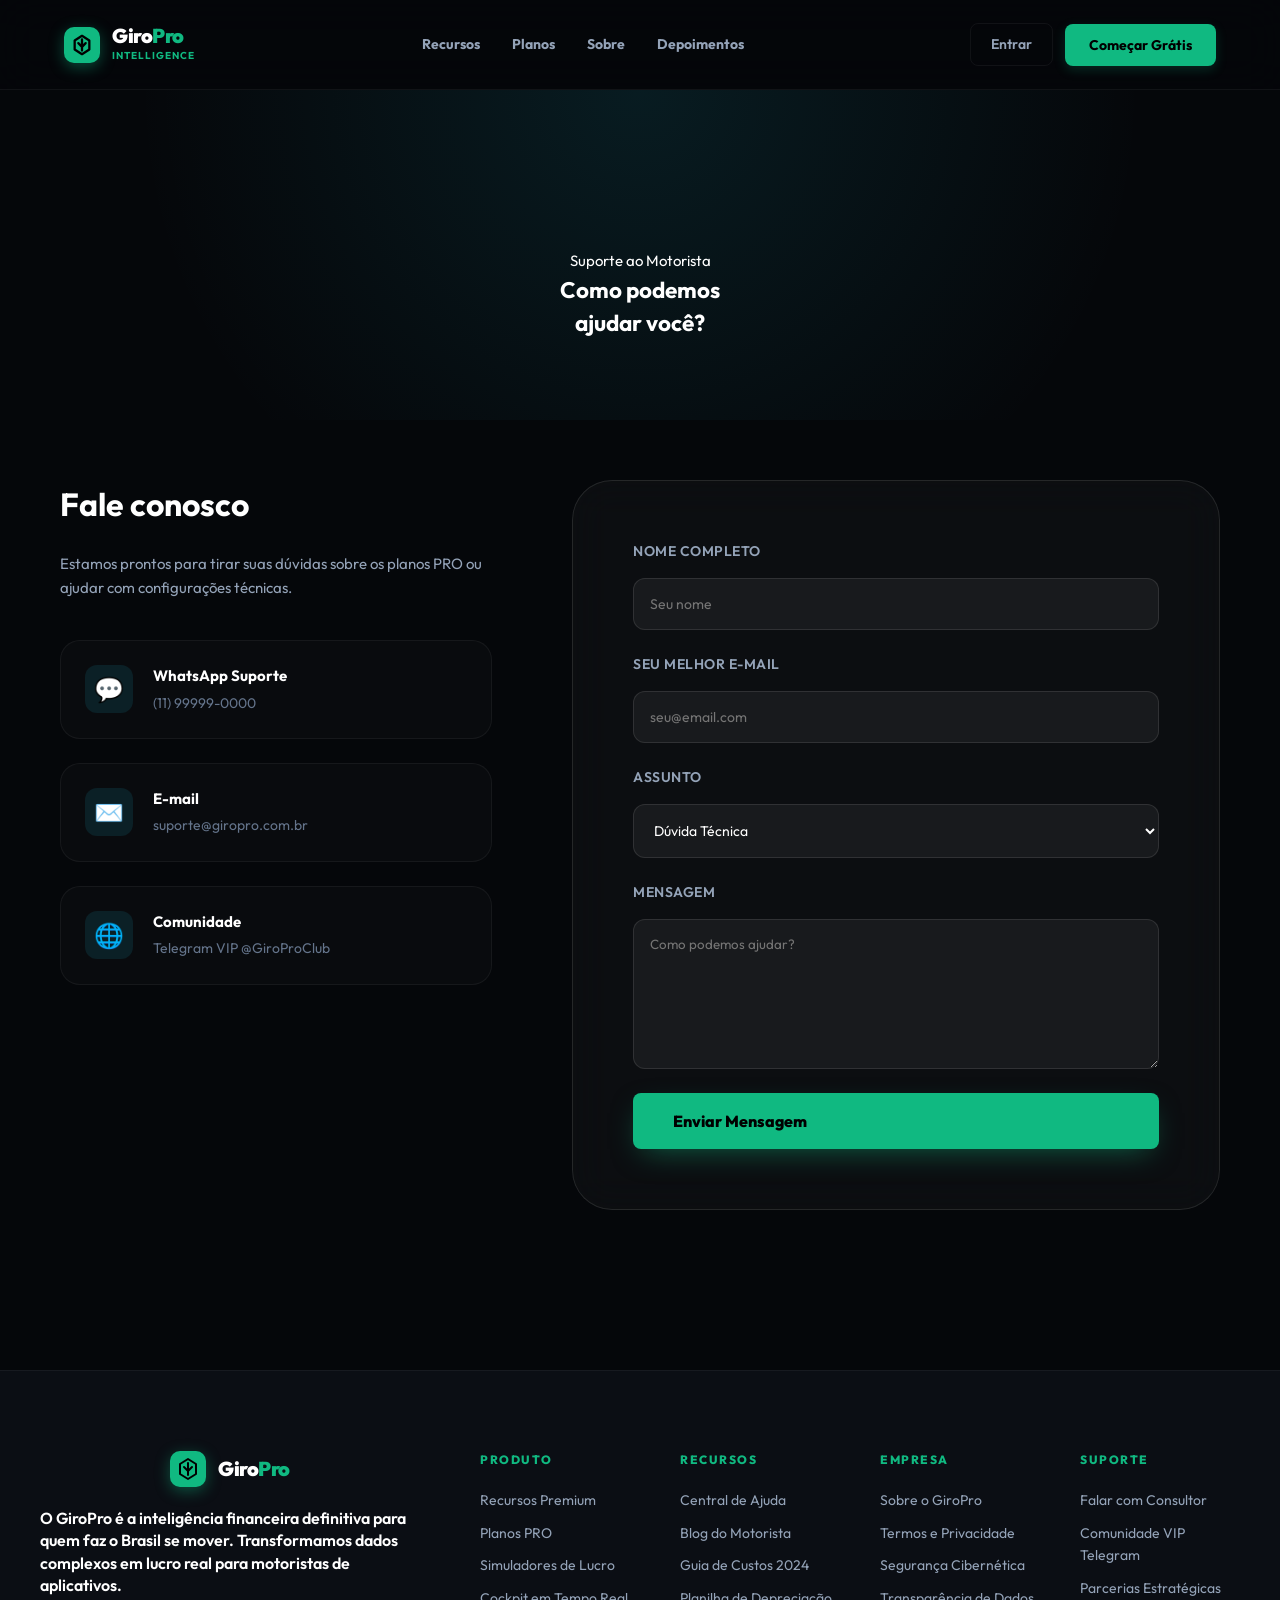
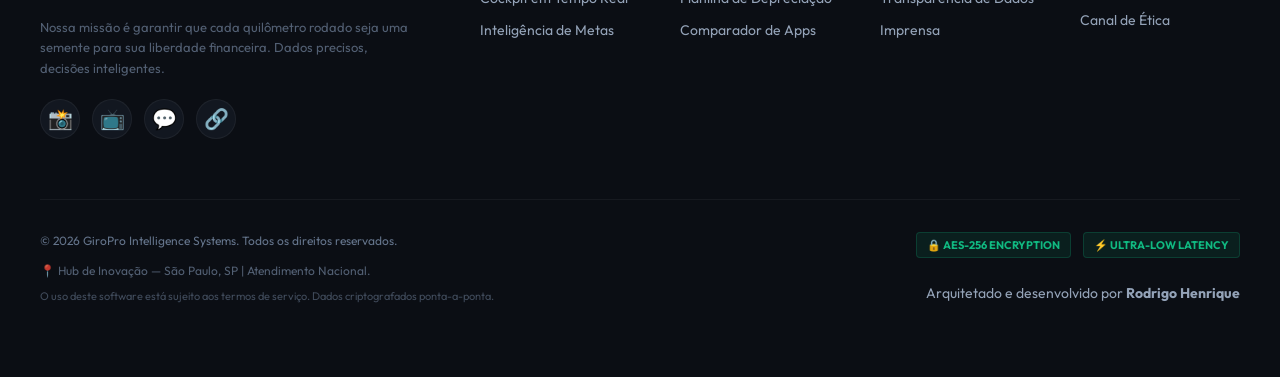
<file: motoristaapp/contato.html>
<!DOCTYPE html>
<html lang="pt-br" data-theme="dark">

<head>
    <meta charset="UTF-8">
    <meta name="viewport" content="width=device-width, initial-scale=1.0">
    <title>Contato & Suporte | GiroPro</title>
    <link rel="stylesheet" href="styles.css">
    <link href="https://fonts.googleapis.com/css2?family=Outfit:wght@300;400;500;600;700;800;900&display=swap"
        rel="stylesheet">
    <style>
        .subpage-hero {
            padding: 160px 20px 80px;
            text-align: center;
            background: radial-gradient(circle at 50% 0%, rgba(34, 211, 238, 0.1) 0%, transparent 70%);
        }

        .contact-container {
            max-width: 1200px;
            margin: 0 auto;
            padding: 60px 20px;
            display: grid;
            grid-template-columns: 1fr 1.5fr;
            gap: 80px;
        }

        .contact-info h2 {
            font-size: 32px;
            margin-bottom: 24px;
            color: var(--text-primary);
        }

        .contact-info p {
            color: var(--text-secondary);
            line-height: 1.6;
            margin-bottom: 40px;
        }

        .contact-methods {
            display: grid;
            gap: 24px;
        }

        .method-card {
            background: rgba(255, 255, 255, 0.02);
            border: 1px solid rgba(255, 255, 255, 0.05);
            padding: 24px;
            border-radius: 20px;
            display: flex;
            align-items: center;
            gap: 20px;
        }

        .method-icon {
            width: 48px;
            height: 48px;
            background: rgba(34, 211, 238, 0.1);
            border-radius: 12px;
            display: flex;
            align-items: center;
            justify-content: center;
            font-size: 24px;
            color: var(--accent);
        }

        .method-details h4 {
            margin-bottom: 4px;
            color: var(--text-primary);
        }

        .method-details p {
            margin: 0;
            font-size: 14px;
            color: var(--text-muted);
        }

        .contact-form-card {
            background: rgba(255, 255, 255, 0.03);
            border: 1px solid rgba(255, 255, 255, 0.1);
            padding: 60px;
            border-radius: 40px;
            backdrop-filter: blur(20px);
        }

        .form-group {
            margin-bottom: 24px;
        }

        .form-group label {
            display: block;
            margin-bottom: 10px;
            color: var(--text-secondary);
            font-size: 14px;
            font-weight: 600;
        }

        .form-input,
        .form-textarea {
            width: 100%;
            background: rgba(255, 255, 255, 0.05);
            border: 1px solid rgba(255, 255, 255, 0.1);
            padding: 16px;
            border-radius: 12px;
            color: var(--text-primary);
            font-family: inherit;
            transition: var(--transition);
        }

        .form-input:focus,
        .form-textarea:focus {
            border-color: var(--accent);
            outline: none;
            background: rgba(255, 255, 255, 0.08);
        }

        .form-textarea {
            height: 150px;
            resize: vertical;
        }

        @media (max-width: 900px) {
            .contact-container {
                grid-template-columns: 1fr;
                gap: 60px;
            }

            .contact-form-card {
                padding: 40px 20px;
            }
        }
    </style>
</head>

<body id="landing-page">
    <nav class="landing-nav">
        <a href="index.html" class="nav-brand">
            <div class="brand-logo">
                <svg width="22" height="22" viewBox="0 0 24 24" fill="none" xmlns="http://www.w3.org/2000/svg">
                    <path d="M12 2L20 7V17L12 22L4 17V7L12 2Z" stroke="currentColor" stroke-width="2.5"
                        stroke-linecap="round" stroke-linejoin="round" />
                    <path d="M12 6V18M8 10L12 14L16 10" stroke="currentColor" stroke-width="2.5" stroke-linecap="round"
                        stroke-linejoin="round" />
                </svg>
            </div>
            <div class="brand-showcase">
                <span class="brand-name">Giro<span class="brand-name-accent">Pro</span></span>
                <span class="brand-tagline">Intelligence</span>
            </div>
        </a>

        <button class="menu-toggle" aria-label="Abrir Menu" onclick="toggleMobileMenu()">
            <span>☰</span>
        </button>

        <ul class="nav-menu" id="nav-menu">
            <li><a href="index.html#solucoes">Recursos</a></li>
            <li><a href="index.html#planos">Planos</a></li>
            <li><a href="sobre.html">Sobre</a></li>
            <li><a href="index.html#depoimentos">Depoimentos</a></li>
            <li class="mobile-only"><button class="btn-primary" style="width:100%"
                    onclick="window.location.href='index.html'">Começar Grátis</button></li>
        </ul>

        <div class="nav-actions">
            <a href="index.html" class="btn-ghost"
                style="text-decoration: none; display: flex; align-items: center; justify-content: center;">Entrar</a>
            <button class="btn-primary" onclick="window.location.href='index.html'">Começar Grátis</button>
        </div>
    </nav>

    <section class="subpage-hero">
        <div class="hero-eyebrow">Suporte ao Motorista</div>
        <h1 class="hero-title">Como podemos<br /><span class="gradient-text">ajudar você?</span></h1>
    </section>

    <main class="contact-container">
        <div class="contact-info">
            <h2>Fale conosco</h2>
            <p>Estamos prontos para tirar suas dúvidas sobre os planos PRO ou ajudar com configurações técnicas.</p>

            <div class="contact-methods">
                <div class="method-card">
                    <div class="method-icon">💬</div>
                    <div class="method-details">
                        <h4>WhatsApp Suporte</h4>
                        <p>(11) 99999-0000</p>
                    </div>
                </div>
                <div class="method-card">
                    <div class="method-icon">✉️</div>
                    <div class="method-details">
                        <h4>E-mail</h4>
                        <p>suporte@giropro.com.br</p>
                    </div>
                </div>
                <div class="method-card">
                    <div class="method-icon">🌐</div>
                    <div class="method-details">
                        <h4>Comunidade</h4>
                        <p>Telegram VIP @GiroProClub</p>
                    </div>
                </div>
            </div>
        </div>

        <div class="contact-form-card">
            <form id="contact-form">
                <div class="form-group">
                    <label>Nome Completo</label>
                    <input type="text" class="form-input" placeholder="Seu nome" required>
                </div>
                <div class="form-group">
                    <label>Seu melhor E-mail</label>
                    <input type="email" class="form-input" placeholder="seu@email.com" required>
                </div>
                <div class="form-group">
                    <label>Assunto</label>
                    <select class="form-input">
                        <option>Dúvida Técnica</option>
                        <option>Assinatura PRO</option>
                        <option>Sugestão de Feature</option>
                        <option>Parceria</option>
                        <option>Outros</option>
                    </select>
                </div>
                <div class="form-group">
                    <label>Mensagem</label>
                    <textarea class="form-textarea" placeholder="Como podemos ajudar?" required></textarea>
                </div>
                <button type="submit" class="btn-hero-primary" style="width: 100%;">Enviar Mensagem</button>
            </form>
        </div>
    </main>

    <footer class="landing-footer">
        <div class="footer-container">
            <div class="footer-main">
                <div class="footer-brand">
                    <div class="brand-logo sm">
                        <svg width="24" height="24" viewBox="0 0 24 24" fill="none" xmlns="http://www.w3.org/2000/svg">
                            <path d="M12 2L20 7V17L12 22L4 17V7L12 2Z" stroke="currentColor" stroke-width="2"
                                stroke-linecap="round" stroke-linejoin="round" />
                            <path d="M12 6V18M8 10L12 14L16 10" stroke="currentColor" stroke-width="2"
                                stroke-linecap="round" stroke-linejoin="round" />
                        </svg>
                    </div>
                    <span class="brand-name sm" style="font-size: 20px;">Giro<span
                            style="color: var(--accent);">Pro</span></span>
                </div>
                <p class="footer-tagline">O GiroPro é a inteligência financeira definitiva para quem faz o Brasil se
                    mover.
                    Transformamos dados complexos em lucro real para motoristas de aplicativos.</p>
                <div class="footer-institutional">
                    <p>Nossa missão é garantir que cada quilômetro rodado seja uma semente para sua liberdade
                        financeira. Dados
                        precisos, decisões inteligentes.</p>
                </div>
                <div class="footer-social">
                    <a href="#" class="social-link" title="Instagram">📸</a>
                    <a href="#" class="social-link" title="YouTube">📺</a>
                    <a href="#" class="social-link" title="WhatsApp">💬</a>
                    <a href="#" class="social-link" title="LinkedIn">🔗</a>
                </div>
            </div>

            <div class="footer-grid">
                <div class="footer-col">
                    <h4>Produto</h4>
                    <ul>
                        <li><a href="index.html#solucoes">Recursos Premium</a></li>
                        <li><a href="index.html#planos">Planos PRO</a></li>
                        <li><a href="index.html#simulador">Simuladores de Lucro</a></li>
                        <li><a href="turno.html">Cockpit em Tempo Real</a></li>
                        <li><a href="index.html#view-metas">Inteligência de Metas</a></li>
                    </ul>
                </div>
                <div class="footer-col">
                    <h4>Recursos</h4>
                    <ul>
                        <li><a href="recursos.html">Central de Ajuda</a></li>
                        <li><a href="recursos.html">Blog do Motorista</a></li>
                        <li><a href="recursos.html">Guia de Custos 2024</a></li>
                        <li><a href="recursos.html">Planilha de Depreciação</a></li>
                        <li><a href="recursos.html">Comparador de Apps</a></li>
                    </ul>
                </div>
                <div class="footer-col">
                    <h4>Empresa</h4>
                    <ul>
                        <li><a href="sobre.html">Sobre o GiroPro</a></li>
                        <li><a href="legal.html">Termos e Privacidade</a></li>
                        <li><a href="legal.html">Segurança Cibernética</a></li>
                        <li><a href="legal.html">Transparência de Dados</a></li>
                        <li><a href="sobre.html">Imprensa</a></li>
                    </ul>
                </div>
                <div class="footer-col">
                    <h4>Suporte</h4>
                    <ul>
                        <li><a href="contato.html">Falar com Consultor</a></li>
                        <li><a href="contato.html">Comunidade VIP Telegram</a></li>
                        <li><a href="contato.html">Parcerias Estratégicas</a></li>
                        <li><a href="contato.html">Canal de Ética</a></li>
                    </ul>
                </div>
            </div>
        </div>

        <div class="footer-bottom">
            <div class="fb-left">
                <p>&copy; 2026 GiroPro Intelligence Systems. Todos os direitos reservados.</p>
                <p class="footer-location">📍 Hub de Inovação — São Paulo, SP | Atendimento Nacional.</p>
                <p style="font-size: 11px; margin-top: 8px; opacity: 0.6;">O uso deste software está sujeito aos termos
                    de
                    serviço. Dados criptografados ponta-a-ponta.</p>
            </div>
            <div class="fb-right">
                <div class="footer-trust">
                    <span class="trust-badge">🔒 AES-256 Encryption</span>
                    <span class="trust-badge">⚡ Ultra-Low Latency</span>
                </div>
                <p class="dev-credit">Arquitetado e desenvolvido por <strong>Rodrigo Henrique</strong></p>
            </div>
        </div>
    </footer>
    <script>
        function toggleMobileMenu() {
            const navMenu = document.getElementById('nav-menu');
            const menuToggle = document.querySelector('.menu-toggle');
            if (navMenu) navMenu.classList.toggle('active');
            if (menuToggle) menuToggle.classList.toggle('active');
        }
    </script>
</body>

</html>
</file>
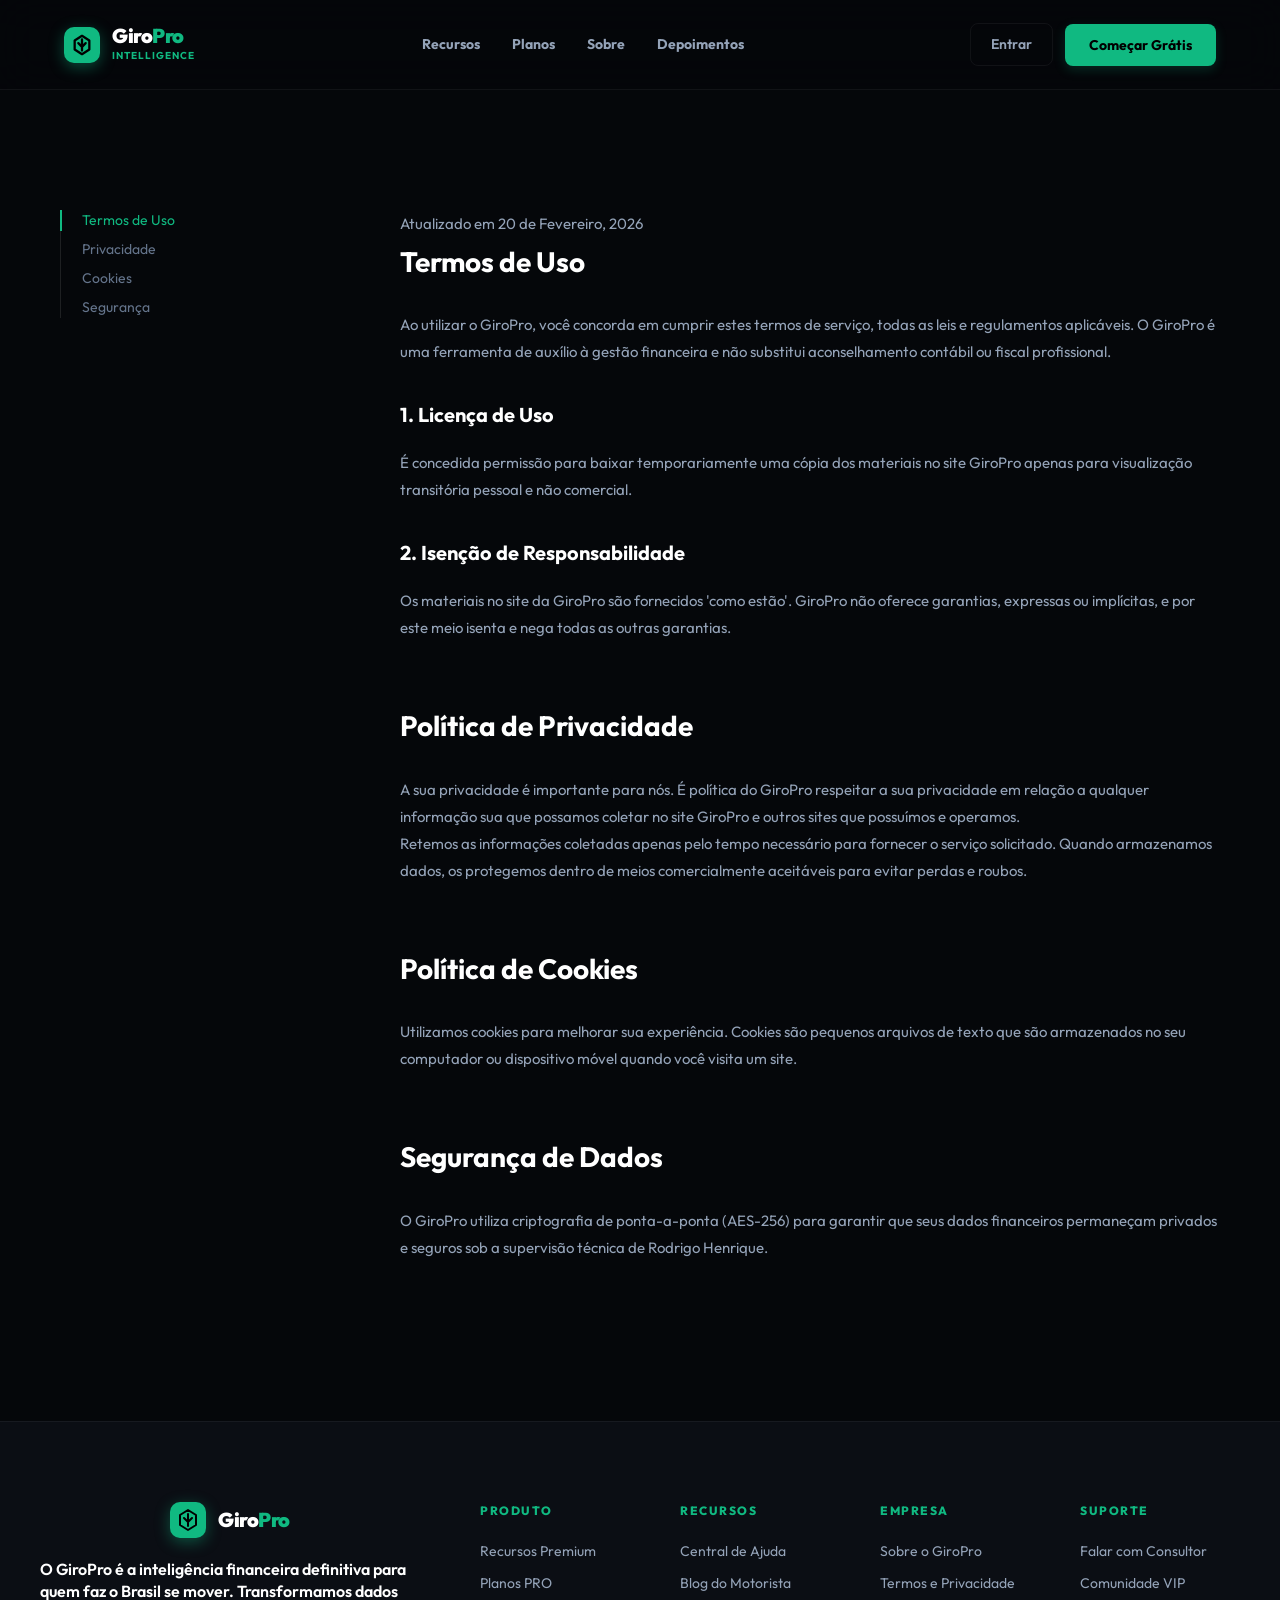
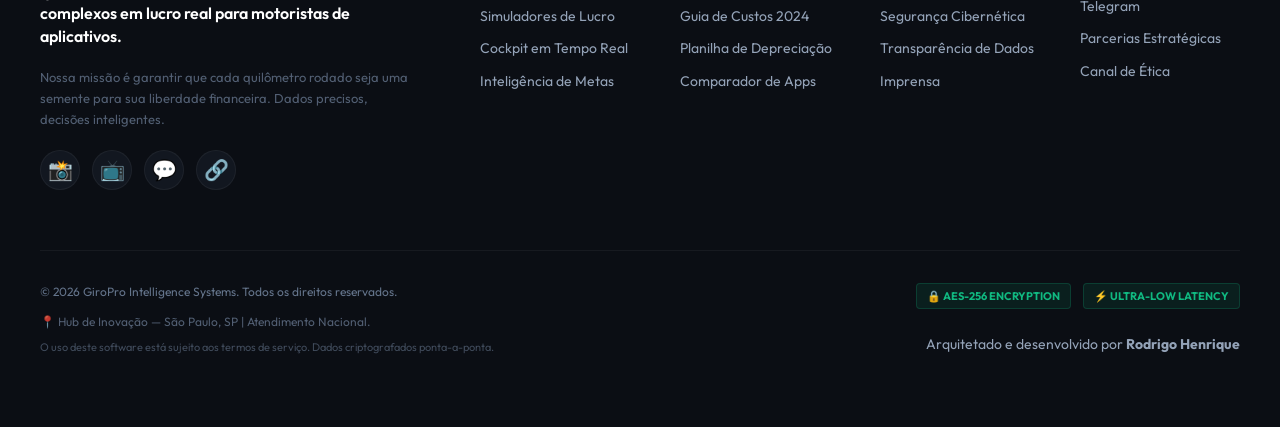
<file: motoristaapp/legal.html>
<!DOCTYPE html>
<html lang="pt-br" data-theme="dark">

<head>
    <meta charset="UTF-8">
    <meta name="viewport" content="width=device-width, initial-scale=1.0">
    <title>Legal & Privacidade | GiroPro</title>
    <link rel="stylesheet" href="styles.css">
    <link href="https://fonts.googleapis.com/css2?family=Outfit:wght@300;400;500;600;700;800;900&display=swap"
        rel="stylesheet">
    <style>
        .legal-container {
            max-width: 1200px;
            margin: 120px auto 80px;
            display: grid;
            grid-template-columns: 280px 1fr;
            gap: 60px;
            padding: 0 20px;
        }

        .legal-nav {
            position: sticky;
            top: 140px;
            height: fit-content;
        }

        .legal-nav ul {
            list-style: none;
            padding: 0;
            border-left: 1px solid rgba(255, 255, 255, 0.1);
        }

        .legal-nav li {
            margin-bottom: 8px;
        }

        .legal-nav a {
            text-decoration: none;
            color: var(--text-muted);
            font-size: 14px;
            padding-left: 20px;
            display: block;
            transition: var(--transition);
            border-left: 2px solid transparent;
            margin-left: -1px;
        }

        .legal-nav a:hover,
        .legal-nav a.active {
            color: var(--accent);
            border-left-color: var(--accent);
        }

        .legal-body {
            color: var(--text-secondary);
            line-height: 1.8;
        }

        .legal-section {
            margin-bottom: 60px;
            scroll-margin-top: 150px;
        }

        .legal-section h2 {
            color: var(--text-primary);
            margin-bottom: 24px;
            font-size: 28px;
        }

        .legal-section h3 {
            color: var(--text-primary);
            margin-top: 32px;
            margin-bottom: 16px;
            font-size: 20px;
        }

        @media (max-width: 900px) {
            .legal-container {
                grid-template-columns: 1fr;
            }

            .legal-nav {
                display: none;
            }
        }
    </style>
</head>

<body id="landing-page">
    <nav class="landing-nav">
        <a href="index.html" class="nav-brand">
            <div class="brand-logo">
                <svg width="22" height="22" viewBox="0 0 24 24" fill="none" xmlns="http://www.w3.org/2000/svg">
                    <path d="M12 2L20 7V17L12 22L4 17V7L12 2Z" stroke="currentColor" stroke-width="2.5"
                        stroke-linecap="round" stroke-linejoin="round" />
                    <path d="M12 6V18M8 10L12 14L16 10" stroke="currentColor" stroke-width="2.5" stroke-linecap="round"
                        stroke-linejoin="round" />
                </svg>
            </div>
            <div class="brand-showcase">
                <span class="brand-name">Giro<span class="brand-name-accent">Pro</span></span>
                <span class="brand-tagline">Intelligence</span>
            </div>
        </a>

        <button class="menu-toggle" aria-label="Abrir Menu" onclick="toggleMobileMenu()">
            <span>☰</span>
        </button>

        <ul class="nav-menu" id="nav-menu">
            <li><a href="index.html#solucoes">Recursos</a></li>
            <li><a href="index.html#planos">Planos</a></li>
            <li><a href="sobre.html">Sobre</a></li>
            <li><a href="index.html#depoimentos">Depoimentos</a></li>
            <li class="mobile-only"><button class="btn-primary" style="width:100%"
                    onclick="window.location.href='index.html'">Começar Grátis</button></li>
        </ul>

        <div class="nav-actions">
            <a href="index.html" class="btn-ghost"
                style="text-decoration: none; display: flex; align-items: center; justify-content: center;">Entrar</a>
            <button class="btn-primary" onclick="window.location.href='index.html'">Começar Grátis</button>
        </div>
    </nav>

    <div class="legal-container">
        <aside class="legal-nav">
            <ul>
                <li><a href="#termos" class="active">Termos de Uso</a></li>
                <li><a href="#privacidade">Privacidade</a></li>
                <li><a href="#cookies">Cookies</a></li>
                <li><a href="#seguranca">Segurança</a></li>
            </ul>
        </aside>

        <main class="legal-body">
            <section id="termos" class="legal-section">
                <div class="hero-eyebrow">Atualizado em 20 de Fevereiro, 2026</div>
                <h2>Termos de Uso</h2>
                <p>Ao utilizar o GiroPro, você concorda em cumprir estes termos de serviço, todas as leis e regulamentos
                    aplicáveis. O GiroPro é uma ferramenta de auxílio à gestão financeira e não substitui aconselhamento
                    contábil ou fiscal profissional.</p>
                <h3>1. Licença de Uso</h3>
                <p>É concedida permissão para baixar temporariamente uma cópia dos materiais no site GiroPro apenas para
                    visualização transitória pessoal e não comercial.</p>
                <h3>2. Isenção de Responsabilidade</h3>
                <p>Os materiais no site da GiroPro são fornecidos 'como estão'. GiroPro não oferece garantias, expressas
                    ou implícitas, e por este meio isenta e nega todas as outras garantias.</p>
            </section>

            <section id="privacidade" class="legal-section">
                <h2>Política de Privacidade</h2>
                <p>A sua privacidade é importante para nós. É política do GiroPro respeitar a sua privacidade em relação
                    a qualquer informação sua que possamos coletar no site GiroPro e outros sites que possuímos e
                    operamos.</p>
                <p>Retemos as informações coletadas apenas pelo tempo necessário para fornecer o serviço solicitado.
                    Quando armazenamos dados, os protegemos dentro de meios comercialmente aceitáveis para evitar perdas
                    e roubos.</p>
            </section>

            <section id="cookies" class="legal-section">
                <h2>Política de Cookies</h2>
                <p>Utilizamos cookies para melhorar sua experiência. Cookies são pequenos arquivos de texto que são
                    armazenados no seu computador ou dispositivo móvel quando você visita um site.</p>
            </section>

            <section id="seguranca" class="legal-section">
                <h2>Segurança de Dados</h2>
                <p>O GiroPro utiliza criptografia de ponta-a-ponta (AES-256) para garantir que seus dados financeiros
                    permaneçam privados e seguros sob a supervisão técnica de Rodrigo Henrique.</p>
            </section>
        </main>
    </div>

    <footer class="landing-footer">
        <div class="footer-container">
            <div class="footer-main">
                <div class="footer-brand">
                    <div class="brand-logo sm">
                        <svg width="24" height="24" viewBox="0 0 24 24" fill="none" xmlns="http://www.w3.org/2000/svg">
                            <path d="M12 2L20 7V17L12 22L4 17V7L12 2Z" stroke="currentColor" stroke-width="2"
                                stroke-linecap="round" stroke-linejoin="round" />
                            <path d="M12 6V18M8 10L12 14L16 10" stroke="currentColor" stroke-width="2"
                                stroke-linecap="round" stroke-linejoin="round" />
                        </svg>
                    </div>
                    <span class="brand-name sm" style="font-size: 20px;">Giro<span
                            style="color: var(--accent);">Pro</span></span>
                </div>
                <p class="footer-tagline">O GiroPro é a inteligência financeira definitiva para quem faz o Brasil se
                    mover.
                    Transformamos dados complexos em lucro real para motoristas de aplicativos.</p>
                <div class="footer-institutional">
                    <p>Nossa missão é garantir que cada quilômetro rodado seja uma semente para sua liberdade
                        financeira. Dados
                        precisos, decisões inteligentes.</p>
                </div>
                <div class="footer-social">
                    <a href="#" class="social-link" title="Instagram">📸</a>
                    <a href="#" class="social-link" title="YouTube">📺</a>
                    <a href="#" class="social-link" title="WhatsApp">💬</a>
                    <a href="#" class="social-link" title="LinkedIn">🔗</a>
                </div>
            </div>

            <div class="footer-grid">
                <div class="footer-col">
                    <h4>Produto</h4>
                    <ul>
                        <li><a href="index.html#solucoes">Recursos Premium</a></li>
                        <li><a href="index.html#planos">Planos PRO</a></li>
                        <li><a href="index.html#simulador">Simuladores de Lucro</a></li>
                        <li><a href="turno.html">Cockpit em Tempo Real</a></li>
                        <li><a href="index.html#view-metas">Inteligência de Metas</a></li>
                    </ul>
                </div>
                <div class="footer-col">
                    <h4>Recursos</h4>
                    <ul>
                        <li><a href="recursos.html">Central de Ajuda</a></li>
                        <li><a href="recursos.html">Blog do Motorista</a></li>
                        <li><a href="recursos.html">Guia de Custos 2024</a></li>
                        <li><a href="recursos.html">Planilha de Depreciação</a></li>
                        <li><a href="recursos.html">Comparador de Apps</a></li>
                    </ul>
                </div>
                <div class="footer-col">
                    <h4>Empresa</h4>
                    <ul>
                        <li><a href="sobre.html">Sobre o GiroPro</a></li>
                        <li><a href="legal.html">Termos e Privacidade</a></li>
                        <li><a href="legal.html">Segurança Cibernética</a></li>
                        <li><a href="legal.html">Transparência de Dados</a></li>
                        <li><a href="sobre.html">Imprensa</a></li>
                    </ul>
                </div>
                <div class="footer-col">
                    <h4>Suporte</h4>
                    <ul>
                        <li><a href="contato.html">Falar com Consultor</a></li>
                        <li><a href="contato.html">Comunidade VIP Telegram</a></li>
                        <li><a href="contato.html">Parcerias Estratégicas</a></li>
                        <li><a href="contato.html">Canal de Ética</a></li>
                    </ul>
                </div>
            </div>
        </div>

        <div class="footer-bottom">
            <div class="fb-left">
                <p>&copy; 2026 GiroPro Intelligence Systems. Todos os direitos reservados.</p>
                <p class="footer-location">📍 Hub de Inovação — São Paulo, SP | Atendimento Nacional.</p>
                <p style="font-size: 11px; margin-top: 8px; opacity: 0.6;">O uso deste software está sujeito aos termos
                    de
                    serviço. Dados criptografados ponta-a-ponta.</p>
            </div>
            <div class="fb-right">
                <div class="footer-trust">
                    <span class="trust-badge">🔒 AES-256 Encryption</span>
                    <span class="trust-badge">⚡ Ultra-Low Latency</span>
                </div>
                <p class="dev-credit">Arquitetado e desenvolvido por <strong>Rodrigo Henrique</strong></p>
            </div>
        </div>
    </footer>
    <script>
        function toggleMobileMenu() {
            const navMenu = document.getElementById('nav-menu');
            const menuToggle = document.querySelector('.menu-toggle');
            if (navMenu) navMenu.classList.toggle('active');
            if (menuToggle) menuToggle.classList.toggle('active');
        }
    </script>
</body>

</html>
</file>
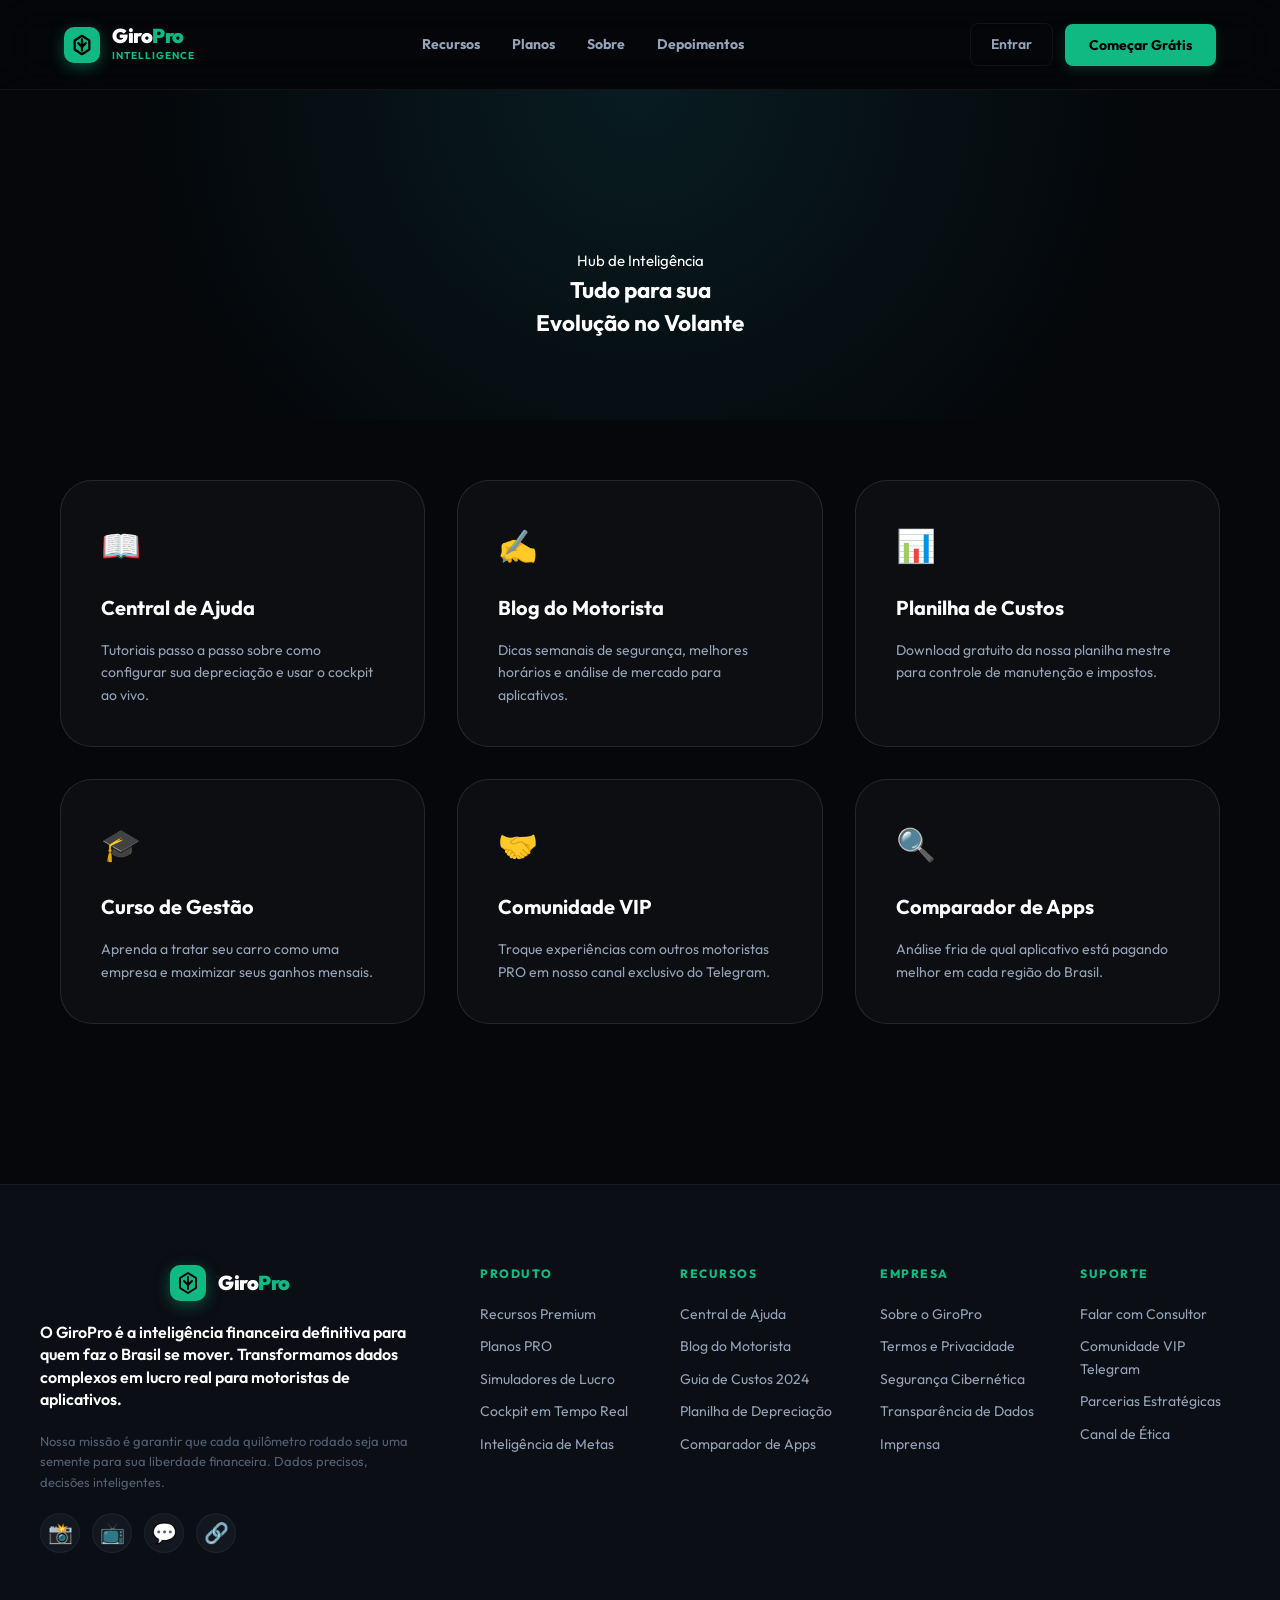
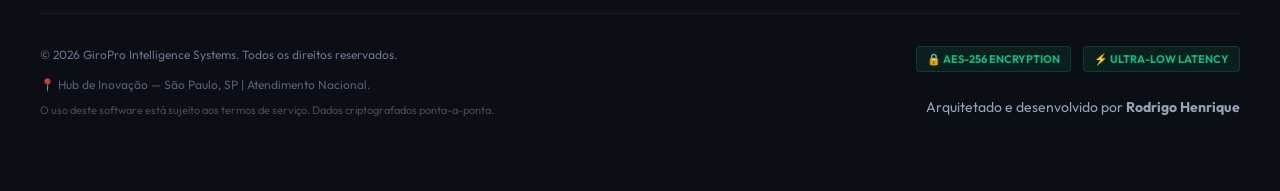
<file: motoristaapp/recursos.html>
<!DOCTYPE html>
<html lang="pt-br" data-theme="dark">

<head>
    <meta charset="UTF-8">
    <meta name="viewport" content="width=device-width, initial-scale=1.0">
    <title>Recursos & Central de Ajuda | GiroPro</title>
    <link rel="stylesheet" href="styles.css">
    <link href="https://fonts.googleapis.com/css2?family=Outfit:wght@300;400;500;600;700;800;900&display=swap"
        rel="stylesheet">
    <style>
        .subpage-hero {
            padding: 160px 20px 80px;
            text-align: center;
            background: radial-gradient(circle at 50% 0%, rgba(34, 211, 238, 0.1) 0%, transparent 70%);
        }

        .recursos-grid {
            max-width: 1200px;
            margin: 0 auto;
            padding: 60px 20px;
            display: grid;
            grid-template-columns: repeat(3, 1fr);
            gap: 32px;
        }

        .recurso-card {
            background: rgba(255, 255, 255, 0.03);
            border: 1px solid rgba(255, 255, 255, 0.1);
            padding: 40px;
            border-radius: 32px;
            transition: var(--transition);
            cursor: pointer;
        }

        .recurso-card:hover {
            background: rgba(255, 255, 255, 0.05);
            border-color: var(--accent);
            transform: translateY(-8px);
        }

        .recurso-icon {
            font-size: 32px;
            margin-bottom: 24px;
            display: block;
        }

        .recurso-card h3 {
            font-size: 20px;
            margin-bottom: 16px;
            color: var(--text-primary);
        }

        .recurso-card p {
            font-size: 14px;
            color: var(--text-secondary);
            line-height: 1.6;
        }

        @media (max-width: 1024px) {
            .recursos-grid {
                grid-template-columns: repeat(2, 1fr);
            }
        }

        @media (max-width: 768px) {
            .recursos-grid {
                grid-template-columns: 1fr;
            }
        }
    </style>
</head>

<body id="landing-page">
    <nav class="landing-nav">
        <a href="index.html" class="nav-brand">
            <div class="brand-logo">
                <svg width="22" height="22" viewBox="0 0 24 24" fill="none" xmlns="http://www.w3.org/2000/svg">
                    <path d="M12 2L20 7V17L12 22L4 17V7L12 2Z" stroke="currentColor" stroke-width="2.5"
                        stroke-linecap="round" stroke-linejoin="round" />
                    <path d="M12 6V18M8 10L12 14L16 10" stroke="currentColor" stroke-width="2.5" stroke-linecap="round"
                        stroke-linejoin="round" />
                </svg>
            </div>
            <div class="brand-showcase">
                <span class="brand-name">Giro<span class="brand-name-accent">Pro</span></span>
                <span class="brand-tagline">Intelligence</span>
            </div>
        </a>

        <button class="menu-toggle" aria-label="Abrir Menu" onclick="toggleMobileMenu()">
            <span>☰</span>
        </button>

        <ul class="nav-menu" id="nav-menu">
            <li><a href="index.html#solucoes">Recursos</a></li>
            <li><a href="index.html#planos">Planos</a></li>
            <li><a href="sobre.html">Sobre</a></li>
            <li><a href="index.html#depoimentos">Depoimentos</a></li>
            <li class="mobile-only"><button class="btn-primary" style="width:100%"
                    onclick="window.location.href='index.html'">Começar Grátis</button></li>
        </ul>

        <div class="nav-actions">
            <a href="index.html" class="btn-ghost"
                style="text-decoration: none; display: flex; align-items: center; justify-content: center;">Entrar</a>
            <button class="btn-primary" onclick="window.location.href='index.html'">Começar Grátis</button>
        </div>
    </nav>

    <section class="subpage-hero">
        <div class="hero-eyebrow">Hub de Inteligência</div>
        <h1 class="hero-title">Tudo para sua<br /><span class="gradient-text">Evolução no Volante</span></h1>
    </section>

    <main class="recursos-grid">
        <div class="recurso-card">
            <span class="recurso-icon">📖</span>
            <h3>Central de Ajuda</h3>
            <p>Tutoriais passo a passo sobre como configurar sua depreciação e usar o cockpit ao vivo.</p>
        </div>
        <div class="recurso-card">
            <span class="recurso-icon">✍️</span>
            <h3>Blog do Motorista</h3>
            <p>Dicas semanais de segurança, melhores horários e análise de mercado para aplicativos.</p>
        </div>
        <div class="recurso-card">
            <span class="recurso-icon">📊</span>
            <h3>Planilha de Custos</h3>
            <p>Download gratuito da nossa planilha mestre para controle de manutenção e impostos.</p>
        </div>
        <div class="recurso-card">
            <span class="recurso-icon">🎓</span>
            <h3>Curso de Gestão</h3>
            <p>Aprenda a tratar seu carro como uma empresa e maximizar seus ganhos mensais.</p>
        </div>
        <div class="recurso-card">
            <span class="recurso-icon">🤝</span>
            <h3>Comunidade VIP</h3>
            <p>Troque experiências com outros motoristas PRO em nosso canal exclusivo do Telegram.</p>
        </div>
        <div class="recurso-card">
            <span class="recurso-icon">🔍</span>
            <h3>Comparador de Apps</h3>
            <p>Análise fria de qual aplicativo está pagando melhor em cada região do Brasil.</p>
        </div>
    </main>

    <footer class="landing-footer">
        <div class="footer-container">
            <div class="footer-main">
                <div class="footer-brand">
                    <div class="brand-logo sm">
                        <svg width="24" height="24" viewBox="0 0 24 24" fill="none" xmlns="http://www.w3.org/2000/svg">
                            <path d="M12 2L20 7V17L12 22L4 17V7L12 2Z" stroke="currentColor" stroke-width="2"
                                stroke-linecap="round" stroke-linejoin="round" />
                            <path d="M12 6V18M8 10L12 14L16 10" stroke="currentColor" stroke-width="2"
                                stroke-linecap="round" stroke-linejoin="round" />
                        </svg>
                    </div>
                    <span class="brand-name sm" style="font-size: 20px;">Giro<span
                            style="color: var(--accent);">Pro</span></span>
                </div>
                <p class="footer-tagline">O GiroPro é a inteligência financeira definitiva para quem faz o Brasil se
                    mover.
                    Transformamos dados complexos em lucro real para motoristas de aplicativos.</p>
                <div class="footer-institutional">
                    <p>Nossa missão é garantir que cada quilômetro rodado seja uma semente para sua liberdade
                        financeira. Dados
                        precisos, decisões inteligentes.</p>
                </div>
                <div class="footer-social">
                    <a href="#" class="social-link" title="Instagram">📸</a>
                    <a href="#" class="social-link" title="YouTube">📺</a>
                    <a href="#" class="social-link" title="WhatsApp">💬</a>
                    <a href="#" class="social-link" title="LinkedIn">🔗</a>
                </div>
            </div>

            <div class="footer-grid">
                <div class="footer-col">
                    <h4>Produto</h4>
                    <ul>
                        <li><a href="index.html#solucoes">Recursos Premium</a></li>
                        <li><a href="index.html#planos">Planos PRO</a></li>
                        <li><a href="index.html#simulador">Simuladores de Lucro</a></li>
                        <li><a href="turno.html">Cockpit em Tempo Real</a></li>
                        <li><a href="index.html#view-metas">Inteligência de Metas</a></li>
                    </ul>
                </div>
                <div class="footer-col">
                    <h4>Recursos</h4>
                    <ul>
                        <li><a href="recursos.html">Central de Ajuda</a></li>
                        <li><a href="recursos.html">Blog do Motorista</a></li>
                        <li><a href="recursos.html">Guia de Custos 2024</a></li>
                        <li><a href="recursos.html">Planilha de Depreciação</a></li>
                        <li><a href="recursos.html">Comparador de Apps</a></li>
                    </ul>
                </div>
                <div class="footer-col">
                    <h4>Empresa</h4>
                    <ul>
                        <li><a href="sobre.html">Sobre o GiroPro</a></li>
                        <li><a href="legal.html">Termos e Privacidade</a></li>
                        <li><a href="legal.html">Segurança Cibernética</a></li>
                        <li><a href="legal.html">Transparência de Dados</a></li>
                        <li><a href="sobre.html">Imprensa</a></li>
                    </ul>
                </div>
                <div class="footer-col">
                    <h4>Suporte</h4>
                    <ul>
                        <li><a href="contato.html">Falar com Consultor</a></li>
                        <li><a href="contato.html">Comunidade VIP Telegram</a></li>
                        <li><a href="contato.html">Parcerias Estratégicas</a></li>
                        <li><a href="contato.html">Canal de Ética</a></li>
                    </ul>
                </div>
            </div>
        </div>

        <div class="footer-bottom">
            <div class="fb-left">
                <p>&copy; 2026 GiroPro Intelligence Systems. Todos os direitos reservados.</p>
                <p class="footer-location">📍 Hub de Inovação — São Paulo, SP | Atendimento Nacional.</p>
                <p style="font-size: 11px; margin-top: 8px; opacity: 0.6;">O uso deste software está sujeito aos termos
                    de
                    serviço. Dados criptografados ponta-a-ponta.</p>
            </div>
            <div class="fb-right">
                <div class="footer-trust">
                    <span class="trust-badge">🔒 AES-256 Encryption</span>
                    <span class="trust-badge">⚡ Ultra-Low Latency</span>
                </div>
                <p class="dev-credit">Arquitetado e desenvolvido por <strong>Rodrigo Henrique</strong></p>
            </div>
        </div>
    </footer>
    <script>
        function toggleMobileMenu() {
            const navMenu = document.getElementById('nav-menu');
            const menuToggle = document.querySelector('.menu-toggle');
            if (navMenu) navMenu.classList.toggle('active');
            if (menuToggle) menuToggle.classList.toggle('active');
        }
    </script>
</body>

</html>
</file>
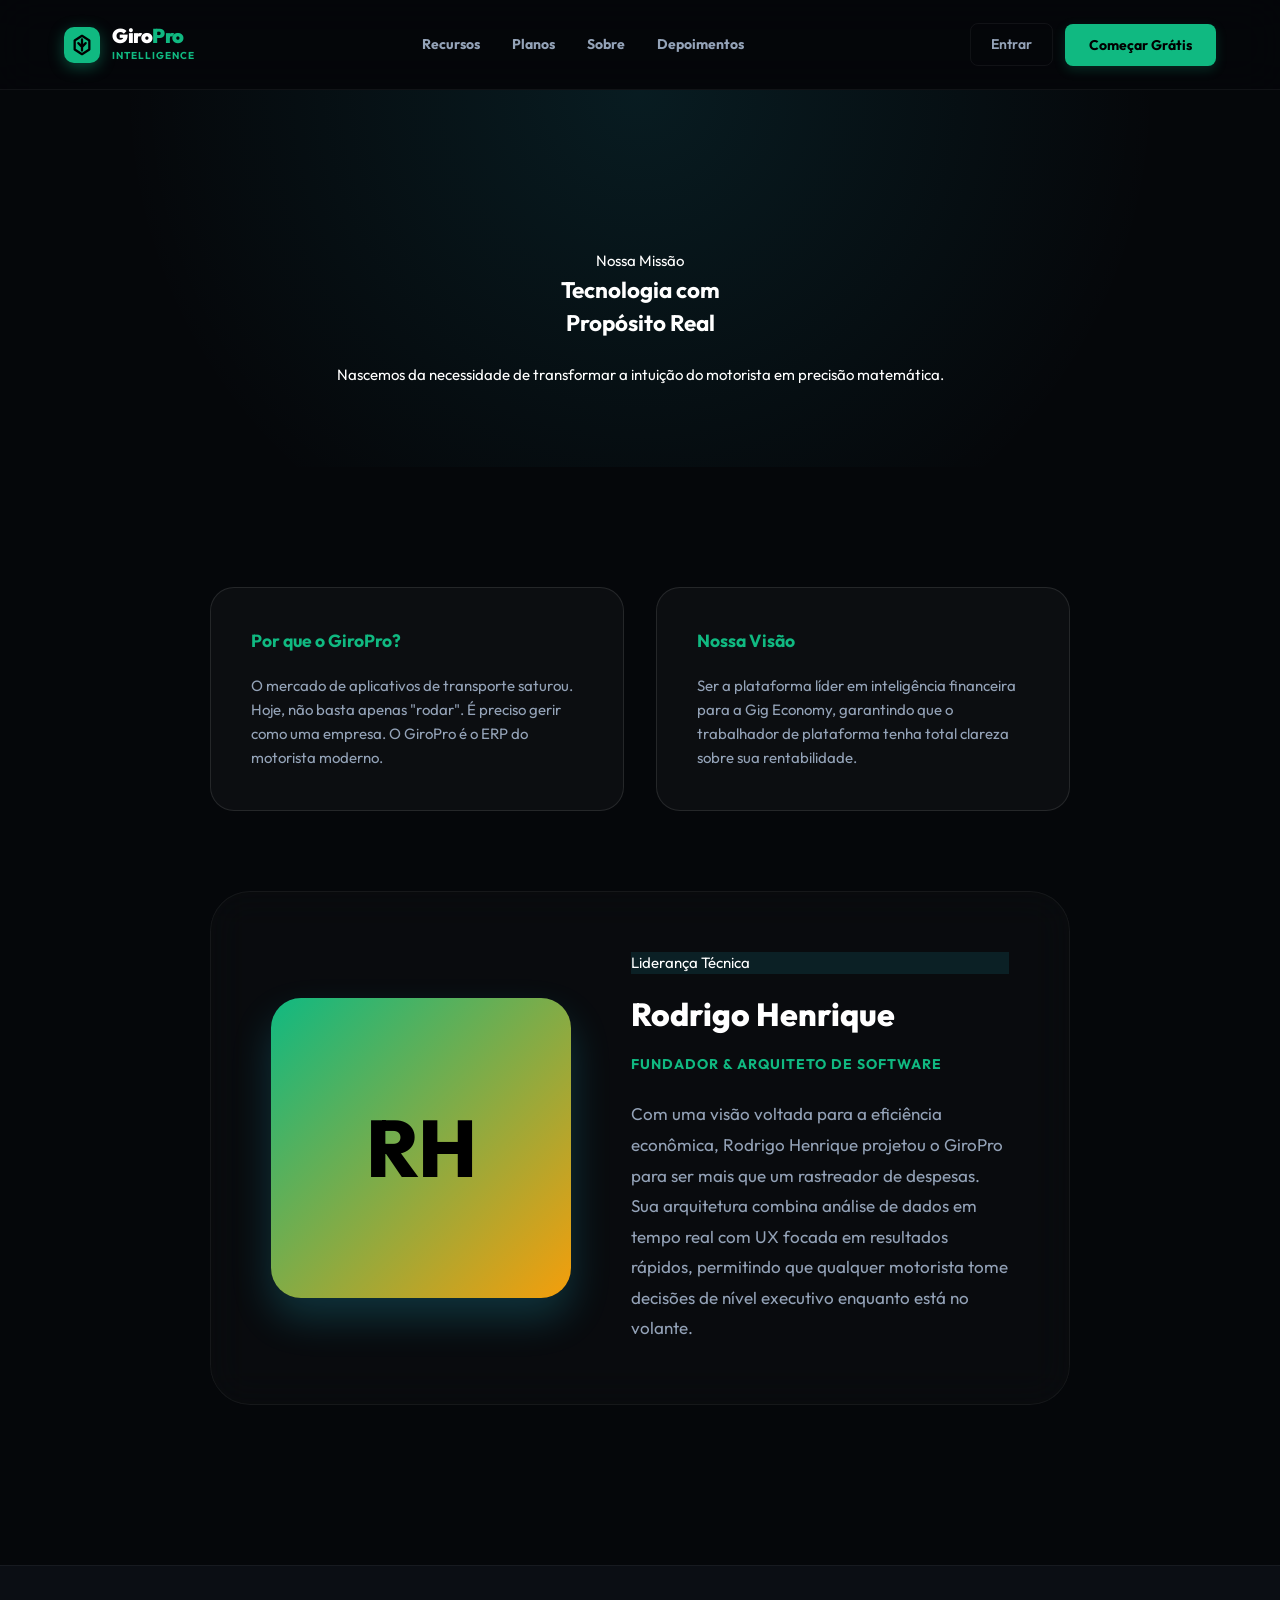
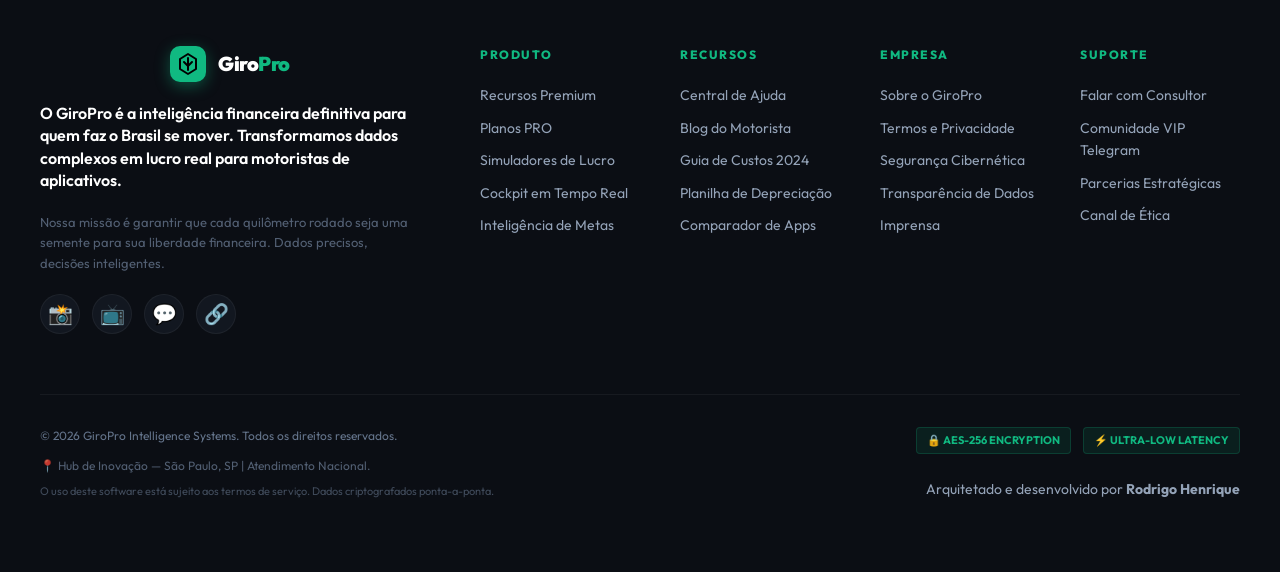
<file: motoristaapp/sobre.html>
<!DOCTYPE html>
<html lang="pt-br" data-theme="dark">

<head>
    <meta charset="UTF-8">
    <meta name="viewport" content="width=device-width, initial-scale=1.0">
    <title>Sobre o GiroPro | A Jornada de Rodrigo Henrique</title>
    <link rel="stylesheet" href="styles.css">
    <link href="https://fonts.googleapis.com/css2?family=Outfit:wght@300;400;500;600;700;800;900&display=swap"
        rel="stylesheet">
    <style>
        .subpage-hero {
            padding: 160px 20px 80px;
            text-align: center;
            background: radial-gradient(circle at 50% 0%, rgba(34, 211, 238, 0.1) 0%, transparent 70%);
        }

        .about-content {
            max-width: 900px;
            margin: 0 auto;
            padding: 60px 20px;
        }

        .founder-section {
            display: grid;
            grid-template-columns: 300px 1fr;
            gap: 60px;
            align-items: center;
            margin-top: 80px;
            padding: 60px;
            background: rgba(255, 255, 255, 0.02);
            border: 1px solid rgba(255, 255, 255, 0.05);
            border-radius: 40px;
            backdrop-filter: blur(20px);
        }

        .founder-img-placeholder {
            width: 100%;
            aspect-ratio: 1;
            background: linear-gradient(135deg, var(--accent), var(--accent-secondary));
            border-radius: 30px;
            display: flex;
            align-items: center;
            justify-content: center;
            font-size: 80px;
            color: #000;
            font-weight: 800;
            box-shadow: 0 20px 40px rgba(34, 211, 238, 0.2);
        }

        .about-grid {
            display: grid;
            grid-template-columns: repeat(2, 1fr);
            gap: 32px;
            margin-top: 60px;
        }

        .about-card {
            background: rgba(255, 255, 255, 0.03);
            border: 1px solid rgba(255, 255, 255, 0.1);
            padding: 40px;
            border-radius: 24px;
            transition: var(--transition);
        }

        .about-card:hover {
            background: rgba(255, 255, 255, 0.05);
            border-color: var(--accent);
            transform: translateY(-5px);
        }

        @media (max-width: 768px) {
            .founder-section {
                grid-template-columns: 1fr;
                text-align: center;
                padding: 40px 20px;
            }

            .about-grid {
                grid-template-columns: 1fr;
            }
        }
    </style>
</head>

<body id="landing-page">
    <nav class="landing-nav">
        <a href="index.html" class="nav-brand">
            <div class="brand-logo">
                <svg width="22" height="22" viewBox="0 0 24 24" fill="none" xmlns="http://www.w3.org/2000/svg">
                    <path d="M12 2L20 7V17L12 22L4 17V7L12 2Z" stroke="currentColor" stroke-width="2.5"
                        stroke-linecap="round" stroke-linejoin="round" />
                    <path d="M12 6V18M8 10L12 14L16 10" stroke="currentColor" stroke-width="2.5" stroke-linecap="round"
                        stroke-linejoin="round" />
                </svg>
            </div>
            <div class="brand-showcase">
                <span class="brand-name">Giro<span class="brand-name-accent">Pro</span></span>
                <span class="brand-tagline">Intelligence</span>
            </div>
        </a>

        <button class="menu-toggle" aria-label="Abrir Menu" onclick="toggleMobileMenu()">
            <span>☰</span>
        </button>

        <ul class="nav-menu" id="nav-menu">
            <li><a href="index.html#solucoes">Recursos</a></li>
            <li><a href="index.html#planos">Planos</a></li>
            <li><a href="sobre.html">Sobre</a></li>
            <li><a href="index.html#depoimentos">Depoimentos</a></li>
            <li class="mobile-only"><button class="btn-primary" style="width:100%"
                    onclick="window.location.href='index.html'">Começar Grátis</button></li>
        </ul>

        <div class="nav-actions">
            <a href="index.html" class="btn-ghost"
                style="text-decoration: none; display: flex; align-items: center; justify-content: center;">Entrar</a>
            <button class="btn-primary" onclick="window.location.href='index.html'">Começar Grátis</button>
        </div>
    </nav>

    <section class="subpage-hero">
        <div class="hero-eyebrow">Nossa Missão</div>
        <h1 class="hero-title" style="margin-bottom: 24px;">Tecnologia com<br /><span class="gradient-text">Propósito
                Real</span></h1>
        <p class="hero-subtitle" style="margin: 0 auto;">Nascemos da necessidade de transformar a intuição do motorista
            em precisão matemática.</p>
    </section>

    <section class="about-content">
        <div class="about-grid">
            <div class="about-card">
                <h3 style="color: var(--accent); margin-bottom: 20px;">Por que o GiroPro?</h3>
                <p style="color: var(--text-secondary); line-height: 1.6;">O mercado de aplicativos de transporte
                    saturou. Hoje, não basta apenas "rodar". É preciso gerir como uma empresa. O GiroPro é o ERP do
                    motorista moderno.</p>
            </div>
            <div class="about-card">
                <h3 style="color: var(--accent); margin-bottom: 20px;">Nossa Visão</h3>
                <p style="color: var(--text-secondary); line-height: 1.6;">Ser a plataforma líder em inteligência
                    financeira para a Gig Economy, garantindo que o trabalhador de plataforma tenha total clareza sobre
                    sua rentabilidade.</p>
            </div>
        </div>

        <div class="founder-section">
            <div class="founder-img-placeholder">RH</div>
            <div class="founder-info">
                <div class="hero-eyebrow" style="background: rgba(34, 211, 238, 0.1);">Liderança Técnica</div>
                <h2 style="font-size: 32px; font-weight: 800; margin: 16px 0;">Rodrigo Henrique</h2>
                <p
                    style="font-size: 14px; color: var(--accent); font-weight: 700; text-transform: uppercase; letter-spacing: 1px; margin-bottom: 24px;">
                    Fundador & Arquiteto de Software</p>
                <p style="color: var(--text-secondary); line-height: 1.8; font-size: 17px;">
                    Com uma visão voltada para a eficiência econômica, Rodrigo Henrique projetou o GiroPro para ser mais
                    que um rastreador de despesas. Sua arquitetura combina análise de dados em tempo real com UX focada
                    em resultados rápidos, permitindo que qualquer motorista tome decisões de nível executivo enquanto
                    está no volante.
                </p>
            </div>
        </div>
    </section>

    <footer class="landing-footer">
        <div class="footer-container">
            <div class="footer-main">
                <div class="footer-brand">
                    <div class="brand-logo sm">
                        <svg width="24" height="24" viewBox="0 0 24 24" fill="none" xmlns="http://www.w3.org/2000/svg">
                            <path d="M12 2L20 7V17L12 22L4 17V7L12 2Z" stroke="currentColor" stroke-width="2"
                                stroke-linecap="round" stroke-linejoin="round" />
                            <path d="M12 6V18M8 10L12 14L16 10" stroke="currentColor" stroke-width="2"
                                stroke-linecap="round" stroke-linejoin="round" />
                        </svg>
                    </div>
                    <span class="brand-name sm" style="font-size: 20px;">Giro<span
                            style="color: var(--accent);">Pro</span></span>
                </div>
                <p class="footer-tagline">O GiroPro é a inteligência financeira definitiva para quem faz o Brasil se
                    mover.
                    Transformamos dados complexos em lucro real para motoristas de aplicativos.</p>
                <div class="footer-institutional">
                    <p>Nossa missão é garantir que cada quilômetro rodado seja uma semente para sua liberdade
                        financeira. Dados
                        precisos, decisões inteligentes.</p>
                </div>
                <div class="footer-social">
                    <a href="#" class="social-link" title="Instagram">📸</a>
                    <a href="#" class="social-link" title="YouTube">📺</a>
                    <a href="#" class="social-link" title="WhatsApp">💬</a>
                    <a href="#" class="social-link" title="LinkedIn">🔗</a>
                </div>
            </div>

            <div class="footer-grid">
                <div class="footer-col">
                    <h4>Produto</h4>
                    <ul>
                        <li><a href="index.html#solucoes">Recursos Premium</a></li>
                        <li><a href="index.html#planos">Planos PRO</a></li>
                        <li><a href="index.html#simulador">Simuladores de Lucro</a></li>
                        <li><a href="turno.html">Cockpit em Tempo Real</a></li>
                        <li><a href="index.html#view-metas">Inteligência de Metas</a></li>
                    </ul>
                </div>
                <div class="footer-col">
                    <h4>Recursos</h4>
                    <ul>
                        <li><a href="recursos.html">Central de Ajuda</a></li>
                        <li><a href="recursos.html">Blog do Motorista</a></li>
                        <li><a href="recursos.html">Guia de Custos 2024</a></li>
                        <li><a href="recursos.html">Planilha de Depreciação</a></li>
                        <li><a href="recursos.html">Comparador de Apps</a></li>
                    </ul>
                </div>
                <div class="footer-col">
                    <h4>Empresa</h4>
                    <ul>
                        <li><a href="sobre.html">Sobre o GiroPro</a></li>
                        <li><a href="legal.html">Termos e Privacidade</a></li>
                        <li><a href="legal.html">Segurança Cibernética</a></li>
                        <li><a href="legal.html">Transparência de Dados</a></li>
                        <li><a href="sobre.html">Imprensa</a></li>
                    </ul>
                </div>
                <div class="footer-col">
                    <h4>Suporte</h4>
                    <ul>
                        <li><a href="contato.html">Falar com Consultor</a></li>
                        <li><a href="contato.html">Comunidade VIP Telegram</a></li>
                        <li><a href="contato.html">Parcerias Estratégicas</a></li>
                        <li><a href="contato.html">Canal de Ética</a></li>
                    </ul>
                </div>
            </div>
        </div>

        <div class="footer-bottom">
            <div class="fb-left">
                <p>&copy; 2026 GiroPro Intelligence Systems. Todos os direitos reservados.</p>
                <p class="footer-location">📍 Hub de Inovação — São Paulo, SP | Atendimento Nacional.</p>
                <p style="font-size: 11px; margin-top: 8px; opacity: 0.6;">O uso deste software está sujeito aos termos
                    de
                    serviço. Dados criptografados ponta-a-ponta.</p>
            </div>
            <div class="fb-right">
                <div class="footer-trust">
                    <span class="trust-badge">🔒 AES-256 Encryption</span>
                    <span class="trust-badge">⚡ Ultra-Low Latency</span>
                </div>
                <p class="dev-credit">Arquitetado e desenvolvido por <strong>Rodrigo Henrique</strong></p>
            </div>
        </div>
    </footer>
    <script>
        function toggleMobileMenu() {
            const navMenu = document.getElementById('nav-menu');
            const menuToggle = document.querySelector('.menu-toggle');
            if (navMenu) navMenu.classList.toggle('active');
            if (menuToggle) menuToggle.classList.toggle('active');
        }
    </script>
</body>

</html>
</file>
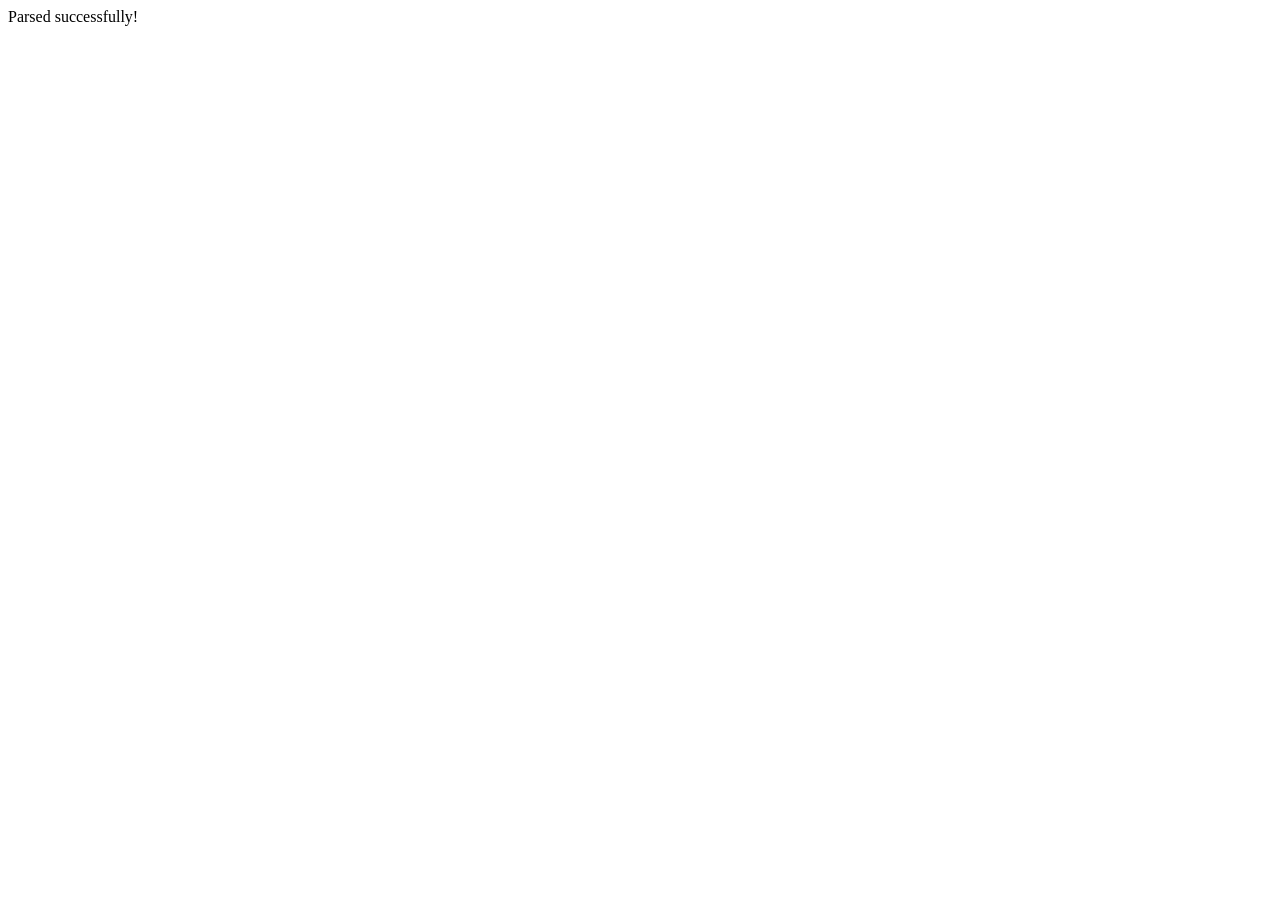
<file: motoristaapp/test.html>
<!DOCTYPE html>
<html>

<body>
    <div id="error-output">No errors yet</div>
    <script>
        window.onerror = function (msg, url, lineNo, columnNo, error) {
            document.getElementById('error-output').innerText = 'Error: ' + msg + ' at line ' + lineNo;
            return false;
        };
    </script>
    <script src="app.js"></script>
    <script>
        // if it reaches here, app.js parsed fine
        if (document.getElementById('error-output').innerText === 'No errors yet') {
            document.getElementById('error-output').innerText = 'Parsed successfully!';
        }
    </script>
</body>

</html>
</file>
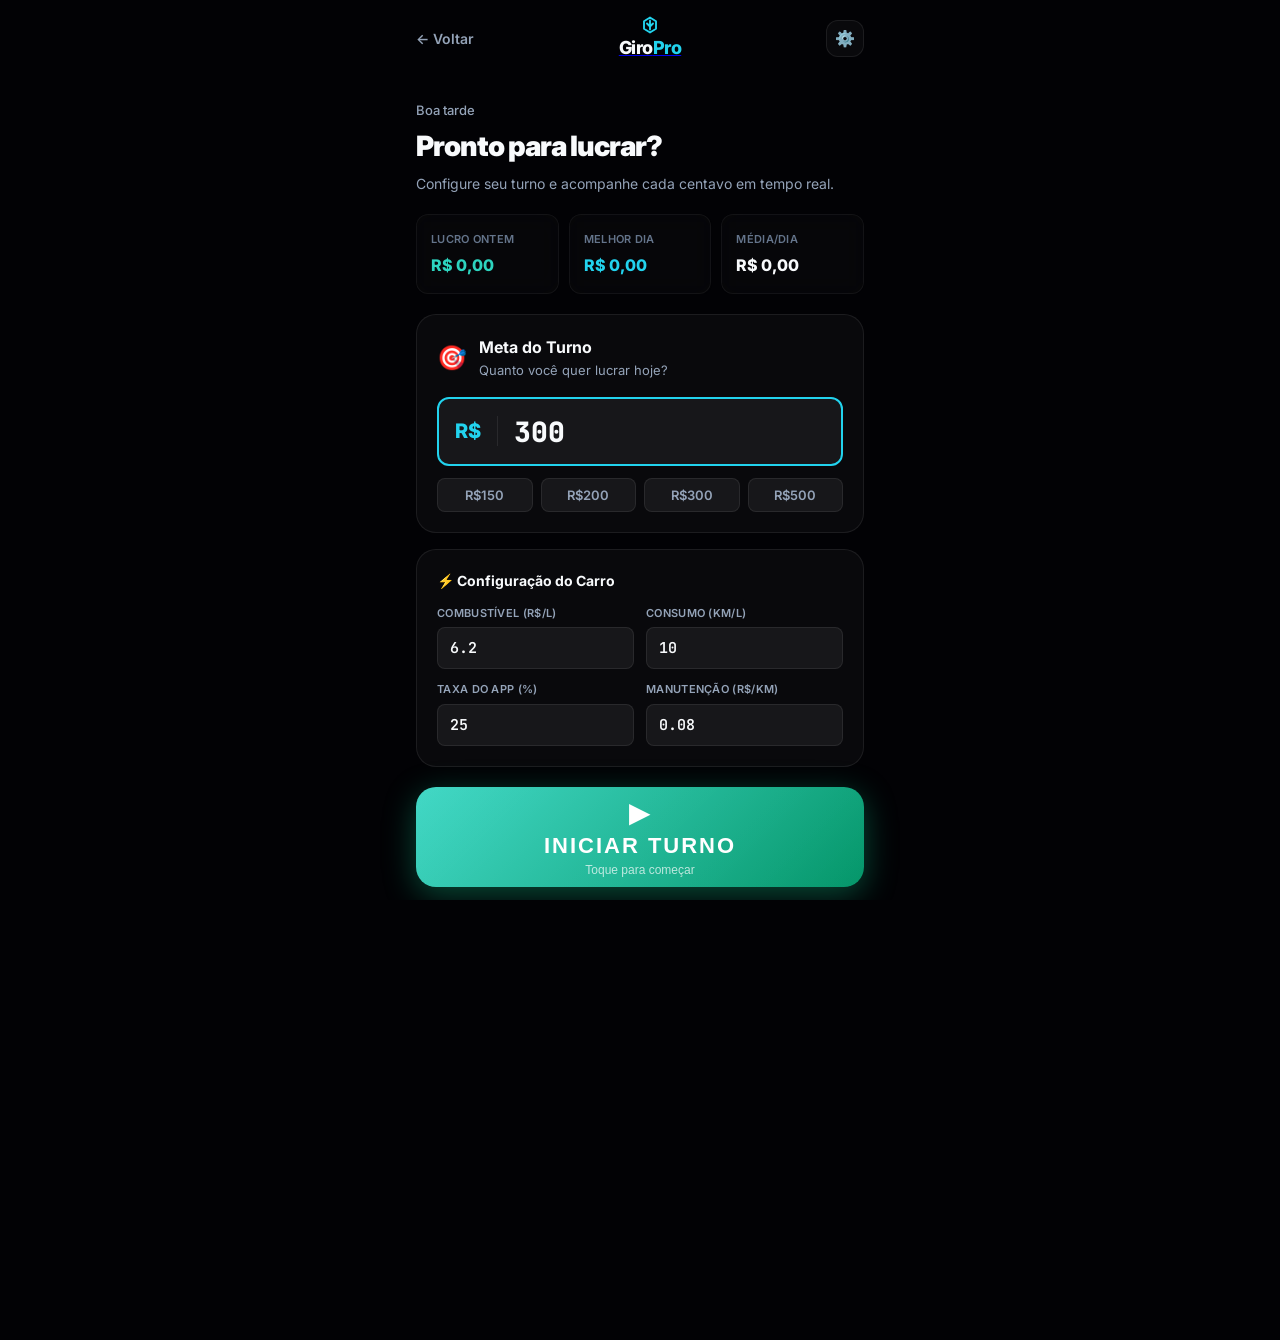
<file: motoristaapp/turno.html>
<!DOCTYPE html>
<html lang="pt-BR" data-theme="dark">

<head>
    <meta charset="UTF-8" />
    <meta name="viewport" content="width=device-width, initial-scale=1.0, maximum-scale=1.0, user-scalable=no" />
    <title>Turno ao Vivo — GiroPro</title>
    <meta name="description" content="Copiloto financeiro em tempo real para motoristas de aplicativo." />
    <link rel="preconnect" href="https://fonts.googleapis.com" />
    <link rel="preconnect" href="https://fonts.gstatic.com" crossorigin />
    <link
        href="https://fonts.googleapis.com/css2?family=Inter:wght@300;400;500;600;700;800;900&family=JetBrains+Mono:wght@400;700&display=swap"
        rel="stylesheet" />
    <link rel="stylesheet" href="turno.css" />
</head>

<body>

    <!-- ==================== TELA INICIAL (PRÉ-TURNO) ==================== -->
    <div id="screen-pre" class="screen active">
        <div class="pre-container">
            <!-- Header -->
            <div class="pre-header">
                <a href="index.html" class="back-btn">← Voltar</a>
                <div class="pre-brand">
                    <a href="index.html" class="nav-brand" style="padding: 0; background: transparent; border: none;">
                        <div class="brand-logo sm">
                            <svg width="18" height="18" viewBox="0 0 24 24" fill="none"
                                xmlns="http://www.w3.org/2000/svg">
                                <path d="M12 2L20 7V17L12 22L4 17V7L12 2Z" stroke="currentColor" stroke-width="2.5"
                                    stroke-linecap="round" stroke-linejoin="round" />
                                <path d="M12 6V18M8 10L12 14L16 10" stroke="currentColor" stroke-width="2.5"
                                    stroke-linecap="round" stroke-linejoin="round" />
                            </svg>
                        </div>
                        <div class="brand-showcase sm">
                            <span class="brand-name sm">Giro<span class="brand-name-accent">Pro</span></span>
                        </div>
                    </a>
                </div>
                <button class="icon-btn" onclick="openSettings()">⚙️</button>
            </div>

            <!-- Greeting -->
            <div class="pre-greeting">
                <p class="greeting-time" id="greeting-time">Bom dia</p>
                <h1 class="greeting-name">Pronto para lucrar?</h1>
                <p class="greeting-sub">Configure seu turno e acompanhe cada centavo em tempo real.</p>
            </div>

            <!-- Stats rápidas do dia -->
            <div class="pre-stats">
                <div class="pre-stat-card">
                    <span class="psc-label">Lucro ontem</span>
                    <span class="psc-value green" id="pre-lucro-ontem">R$ 0</span>
                </div>
                <div class="pre-stat-card">
                    <span class="psc-label">Melhor dia</span>
                    <span class="psc-value accent" id="pre-melhor-dia">R$ 0</span>
                </div>
                <div class="pre-stat-card">
                    <span class="psc-label">Média/dia</span>
                    <span class="psc-value" id="pre-media-dia">R$ 0</span>
                </div>
            </div>

            <!-- Meta do dia -->
            <div class="meta-setup-card">
                <div class="meta-setup-header">
                    <span class="meta-setup-icon">🎯</span>
                    <div>
                        <h3>Meta do Turno</h3>
                        <p>Quanto você quer lucrar hoje?</p>
                    </div>
                </div>
                <div class="meta-input-row">
                    <span class="meta-currency">R$</span>
                    <input type="number" id="meta-dia-valor" value="300" class="meta-big-input" placeholder="300" />
                </div>
                <div class="meta-presets">
                    <button class="meta-preset" onclick="setMeta(150)">R$150</button>
                    <button class="meta-preset" onclick="setMeta(200)">R$200</button>
                    <button class="meta-preset" onclick="setMeta(300)">R$300</button>
                    <button class="meta-preset" onclick="setMeta(500)">R$500</button>
                </div>
            </div>

            <!-- Configuração rápida -->
            <div class="quick-config-card">
                <h3 class="qcc-title">⚡ Configuração do Carro</h3>
                <div class="qcc-grid">
                    <div class="qcc-item">
                        <label>Combustível (R$/L)</label>
                        <input type="number" id="cfg-combustivel" value="6.20" step="0.10" class="qcc-input" />
                    </div>
                    <div class="qcc-item">
                        <label>Consumo (km/L)</label>
                        <input type="number" id="cfg-consumo" value="10" class="qcc-input" />
                    </div>
                    <div class="qcc-item">
                        <label>Taxa do app (%)</label>
                        <input type="number" id="cfg-taxa" value="25" class="qcc-input" />
                    </div>
                    <div class="qcc-item">
                        <label>Manutenção (R$/km)</label>
                        <input type="number" id="cfg-manutencao" value="0.08" step="0.01" class="qcc-input" />
                    </div>
                </div>
            </div>

            <!-- Botão INICIAR TURNO -->
            <button class="btn-start-shift" id="btn-start" onclick="startShift()">
                <span class="btn-start-icon">▶</span>
                <span class="btn-start-text">INICIAR TURNO</span>
                <span class="btn-start-sub">Toque para começar</span>
            </button>

            <!-- Avaliador de corrida -->
            <div class="ride-evaluator-card">
                <h3>🤔 Vale a pena essa corrida?</h3>
                <p class="re-desc">Avalie antes de aceitar</p>
                <div class="re-form">
                    <div class="re-field">
                        <label>Valor da corrida (R$)</label>
                        <input type="number" id="re-valor" placeholder="25.00" step="0.50" class="re-input"
                            oninput="evaluateRide()" />
                    </div>
                    <div class="re-field">
                        <label>Distância até passageiro (km)</label>
                        <input type="number" id="re-dist-passageiro" placeholder="2.5" step="0.5" class="re-input"
                            oninput="evaluateRide()" />
                    </div>
                    <div class="re-field">
                        <label>Distância da viagem (km)</label>
                        <input type="number" id="re-dist-viagem" placeholder="8.0" step="0.5" class="re-input"
                            oninput="evaluateRide()" />
                    </div>
                </div>
                <div id="re-result" class="re-result hidden">
                    <div class="re-verdict" id="re-verdict"></div>
                    <div class="re-details" id="re-details"></div>
                </div>
            </div>
        </div>
    </div>

    <!-- ==================== TELA TURNO ATIVO ==================== -->
    <div id="screen-active" class="screen">
        <!-- Status bar -->
        <div class="shift-statusbar">
            <div class="sb-left">
                <div class="sb-live-dot"></div>
                <span class="sb-live-text">AO VIVO</span>
            </div>
            <div class="sb-center">
                <span class="sb-timer" id="shift-timer">00:00:00</span>
            </div>
            <div class="sb-right">
                <button class="sb-mode-btn" id="btn-driving-mode" onclick="toggleDrivingMode()">🚗</button>
            </div>
        </div>

        <!-- MODO DIREÇÃO (números gigantes) -->
        <div id="driving-mode-overlay" class="driving-mode hidden">
            <div class="dm-header">
                <span class="dm-label">MODO DIREÇÃO</span>
                <button class="dm-close" onclick="toggleDrivingMode()">✕</button>
            </div>
            <div class="dm-main">
                <div class="dm-metric">
                    <div class="dm-value" id="dm-lucro">R$ 0,00</div>
                    <div class="dm-label-text">Lucro do Turno</div>
                </div>
            </div>
            <div class="dm-secondary">
                <div class="dm-sec-item">
                    <div class="dm-sec-value" id="dm-hora">R$ 0/h</div>
                    <div class="dm-sec-label">por hora</div>
                </div>
                <div class="dm-sec-item">
                    <div class="dm-sec-value" id="dm-km">R$ 0/km</div>
                    <div class="dm-sec-label">por km</div>
                </div>
            </div>
            <div class="dm-meta-bar">
                <div class="dm-meta-progress" id="dm-meta-bar" style="width:0%"></div>
            </div>
            <div class="dm-meta-text" id="dm-meta-text">Meta: R$ 0 restante</div>
        </div>

        <!-- Conteúdo principal do turno -->
        <div class="shift-content" id="shift-content">

            <!-- Meta Progress -->
            <div class="goal-card" id="goal-card">
                <div class="goal-header">
                    <div class="goal-info">
                        <span class="goal-label">Meta do Turno</span>
                        <span class="goal-target" id="goal-target">R$ 300</span>
                    </div>
                    <div class="goal-pct" id="goal-pct">0%</div>
                </div>
                <div class="goal-bar-bg">
                    <div class="goal-bar-fill" id="goal-bar" style="width:0%"></div>
                </div>
                <div class="goal-footer">
                    <span class="goal-current" id="goal-current">R$ 0,00 conquistados</span>
                    <span class="goal-remaining" id="goal-remaining">Falta R$ 300,00</span>
                </div>
                <!-- Milestone celebration -->
                <div class="milestone-badge hidden" id="milestone-badge">🎉 <span id="milestone-text"></span></div>
            </div>

            <!-- Lucro Principal (HERO COCKPIT) -->
            <div class="profit-hero-cockpit">
                <div class="phc-label">LUCRO LÍQUIDO DO TURNO</div>
                <div class="phc-value" id="profit-value">R$ 0,00</div>
                <div class="phc-status-wrap">
                    <div class="phc-status-badge" id="profit-status-badge">
                        <span class="phc-dot"></span>
                        <span id="profit-status-text">ANALISANDO TURNO...</span>
                    </div>
                </div>
            </div>

            <!-- Grid de Custos em Tempo Real -->
            <div class="cockpit-grid">
                <div class="cg-card total-revenue">
                    <span class="cg-label">RECEITA BRUTA</span>
                    <div class="cg-value" id="rt-receita">R$ 0,00</div>
                    <div class="cg-progress">
                        <div class="cg-progress-fill" style="width: 100%"></div>
                    </div>
                </div>
                <div class="cg-card expense">
                    <span class="cg-label">COMBUSTÍVEL</span>
                    <div class="cg-value" id="rt-combustivel">R$ 0,00</div>
                    <div class="cg-progress">
                        <div class="cg-progress-fill fuel" style="width: 40%"></div>
                    </div>
                </div>
                <div class="cg-card expense">
                    <span class="cg-label">DEPRECIAÇÃO</span>
                    <div class="cg-value" id="rt-depreciacao">R$ 0,00</div>
                </div>
                <div class="cg-card expense">
                    <span class="cg-label">MANUTENÇÃO</span>
                    <div class="cg-value" id="rt-manutencao">R$ 0,00</div>
                </div>
            </div>

            <!-- Métricas de performance -->
            <div class="perf-row">
                <div class="perf-card">
                    <div class="perf-icon">⏱️</div>
                    <div class="perf-value" id="perf-hora">R$ 0/h</div>
                    <div class="perf-label">Lucro/hora</div>
                    <div class="perf-indicator" id="perf-hora-ind">—</div>
                </div>
                <div class="perf-card">
                    <div class="perf-icon">📍</div>
                    <div class="perf-value" id="perf-km">R$ 0/km</div>
                    <div class="perf-label">Lucro/km</div>
                    <div class="perf-indicator" id="perf-km-ind">—</div>
                </div>
                <div class="perf-card">
                    <div class="perf-icon">🚗</div>
                    <div class="perf-value" id="perf-km-total">0 km</div>
                    <div class="perf-label">KM rodados</div>
                    <div class="perf-indicator" id="perf-km-total-ind">—</div>
                </div>
                <div class="perf-card">
                    <div class="perf-icon">🎯</div>
                    <div class="perf-value" id="perf-corridas">0</div>
                    <div class="perf-label">Corridas</div>
                    <div class="perf-indicator" id="perf-corridas-ind">—</div>
                </div>
            </div>

            <!-- Insight Engine -->
            <div class="insight-engine-card" id="insight-card">
                <div class="ie-header">
                    <span class="ie-icon" id="ie-icon">🧠</span>
                    <span class="ie-label">Copiloto Financeiro</span>
                    <span class="ie-badge">LIVE</span>
                </div>
                <p class="ie-text" id="ie-text">Iniciando análise do turno...</p>
                <div class="ie-actions" id="ie-actions"></div>
            </div>

            <!-- Adicionar corrida -->
            <div class="add-ride-section">
                <h3 class="ars-title">+ Registrar Corrida</h3>
                <div class="ars-form">
                    <div class="ars-field">
                        <label>Plataforma</label>
                        <select id="ride-plataforma" class="ars-select">
                            <option value="uber">Uber</option>
                            <option value="99">99</option>
                            <option value="indrive">InDrive</option>
                            <option value="particular">Particular</option>
                        </select>
                    </div>
                    <div class="ars-field">
                        <label>Valor (R$)</label>
                        <input type="number" id="ride-valor" class="ars-input" placeholder="0,00" step="0.50" />
                    </div>
                    <div class="ars-field">
                        <label>KM rodados</label>
                        <input type="number" id="ride-km" class="ars-input" placeholder="0" />
                    </div>
                    <button class="btn-add-ride" onclick="addRide()">
                        <span>✓</span> Adicionar
                    </button>
                </div>
            </div>

            <!-- Histórico de corridas do turno -->
            <div class="shift-rides-section" id="shift-rides-section">
                <h3 class="srs-title">Corridas do Turno</h3>
                <div id="shift-rides-list" class="shift-rides-list">
                    <div class="empty-rides">Nenhuma corrida registrada ainda</div>
                </div>
            </div>

            <!-- Avaliador rápido (durante turno) -->
            <div class="ride-evaluator-card compact">
                <h3>⚡ Vale essa corrida?</h3>
                <div class="re-form compact">
                    <input type="number" id="re-valor-active" placeholder="R$ valor" step="0.50"
                        class="re-input-compact" oninput="evaluateRideActive()" />
                    <input type="number" id="re-dist-passageiro-active" placeholder="km até passageiro" step="0.5"
                        class="re-input-compact" oninput="evaluateRideActive()" />
                    <input type="number" id="re-dist-viagem-active" placeholder="km da viagem" step="0.5"
                        class="re-input-compact" oninput="evaluateRideActive()" />
                </div>
                <div id="re-result-active" class="re-result hidden"></div>
            </div>

            <!-- Encerrar turno -->
            <button class="btn-end-shift" onclick="endShift()">
                ⏹ Encerrar Turno
            </button>

        </div>
    </div>

    <!-- ==================== TELA RESUMO DO TURNO ==================== -->
    <div id="screen-summary" class="screen">
        <div class="summary-container">
            <div class="summary-header">
                <div class="summary-trophy">🏆</div>
                <h1 class="summary-title">Turno Encerrado!</h1>
                <p class="summary-date" id="summary-date"></p>
            </div>

            <!-- Lucro destaque -->
            <div class="summary-profit-card">
                <div class="spc-label">Lucro Real do Turno</div>
                <div class="spc-value" id="summary-lucro">R$ 0,00</div>
                <div class="spc-meta" id="summary-meta-status"></div>
            </div>

            <!-- Métricas do resumo -->
            <div class="summary-metrics-grid">
                <div class="smg-item">
                    <div class="smg-icon">💵</div>
                    <div class="smg-label">Receita Bruta</div>
                    <div class="smg-value" id="sum-receita">R$ 0,00</div>
                </div>
                <div class="smg-item">
                    <div class="smg-icon">💸</div>
                    <div class="smg-label">Total Custos</div>
                    <div class="smg-value red" id="sum-custos">R$ 0,00</div>
                </div>
                <div class="smg-item">
                    <div class="smg-icon">⏱️</div>
                    <div class="smg-label">Tempo rodado</div>
                    <div class="smg-value" id="sum-tempo">0h 0min</div>
                </div>
                <div class="smg-item">
                    <div class="smg-icon">🚗</div>
                    <div class="smg-label">KM rodados</div>
                    <div class="smg-value" id="sum-km">0 km</div>
                </div>
                <div class="smg-item">
                    <div class="smg-icon">⏱️</div>
                    <div class="smg-label">Lucro/hora</div>
                    <div class="smg-value" id="sum-hora">R$ 0/h</div>
                </div>
                <div class="smg-item">
                    <div class="smg-icon">📍</div>
                    <div class="smg-label">Lucro/km</div>
                    <div class="smg-value" id="sum-km-lucro">R$ 0/km</div>
                </div>
                <div class="smg-item">
                    <div class="smg-icon">🎯</div>
                    <div class="smg-label">Corridas</div>
                    <div class="smg-value" id="sum-corridas">0</div>
                </div>
                <div class="smg-item">
                    <div class="smg-icon">⛽</div>
                    <div class="smg-label">Combustível</div>
                    <div class="smg-value red" id="sum-combustivel">R$ 0,00</div>
                </div>
            </div>

            <!-- Insight do turno -->
            <div class="summary-insight" id="summary-insight">
                <span class="si-icon">🧠</span>
                <p id="summary-insight-text"></p>
            </div>

            <!-- Ações -->
            <div class="summary-actions">
                <button class="btn-new-shift" onclick="resetToPreShift()">
                    ▶ Novo Turno
                </button>
                <a href="index.html?view=dashboard" class="btn-go-dashboard">
                    📊 Ver Dashboard
                </a>
            </div>
        </div>
    </div>

    <!-- ==================== SETTINGS MODAL ==================== -->
    <div id="settings-modal" class="modal-overlay hidden" onclick="closeSettings()">
        <div class="settings-modal" onclick="event.stopPropagation()">
            <div class="sm-header">
                <h3>Configurações Avançadas</h3>
                <button onclick="closeSettings()" class="sm-close">✕</button>
            </div>
            <div class="sm-body">
                <div class="sm-section">
                    <h4>🚗 Veículo</h4>
                    <div class="sm-field">
                        <label>Valor do carro (R$)</label>
                        <input type="number" id="cfg-valor-carro" value="45000" class="sm-input" />
                    </div>
                    <div class="sm-field">
                        <label>Vida útil (anos)</label>
                        <input type="number" id="cfg-vida-util" value="5" class="sm-input" />
                    </div>
                    <div class="sm-field">
                        <label>KM anual estimado</label>
                        <input type="number" id="cfg-km-anual" value="36000" class="sm-input" />
                    </div>
                </div>
                <div class="sm-section">
                    <h4>💰 Custos Fixos Mensais</h4>
                    <div class="sm-field">
                        <label>Seguro (R$/mês)</label>
                        <input type="number" id="cfg-seguro-mensal" value="280" class="sm-input" />
                    </div>
                    <div class="sm-field">
                        <label>Horas trabalhadas/mês</label>
                        <input type="number" id="cfg-horas-mes" value="176" class="sm-input" />
                    </div>
                </div>
            </div>
            <button class="btn-save-settings" onclick="saveSettings()">Salvar Configurações</button>
        </div>
    </div>

    <!-- Bottom Nav (Mobile) -->
    <nav class="bottom-nav">
        <a href="index.html" class="bottom-nav-item">
            <span>📊</span>
            <span>Dashboard</span>
        </a>
        <a href="index.html" class="bottom-nav-item">
            <span>📋</span>
            <span>Lançamentos</span>
        </a>

        <!-- Central Special Button (Contextual) -->
        <a href="#" class="bottom-nav-item nav-special active" id="bn-turno-control">
            <span>▶</span>
            <span>Turno</span>
        </a>

        <a href="index.html" class="bottom-nav-item">
            <span>📈</span>
            <span>Relatórios</span>
        </a>
        <a href="index.html" class="bottom-nav-item" onclick="openSettings(); return false;">
            <span>⚙️</span>
            <span>Ajustes</span>
        </a>
    </nav>

    <!-- Toast notification -->
    <div id="toast" class="toast hidden"></div>

    <!-- GiroPro Intelligence Suite -->
    <script src="features/copilot/core/engine.js"></script>
    <script src="features/copilot/core/decision.js"></script>
    <script src="features/earnings-alert-engine/core/engine.js"></script>
    <script src="features/copilot/copilot.module.js"></script>

    <script src="turno.js"></script>
</body>

</html>
</file>
<file: motoristaapp/styles.css>
:root {
  --bg-primary: #05070a;
  --bg-secondary: #0b0e14;
  --bg-card: #121720;
  --bg-card-hover: #1a202c;
  --bg-input: #121720;
  --border: rgba(255, 255, 255, 0.05);
  --border-light: rgba(255, 255, 255, 0.1);
  --text-primary: #ffffff;
  --text-secondary: #94a3b8;
  --text-muted: #64748b;
  --accent: #10b981;
  /* Success Emerald */
  --accent-secondary: #f59e0b;
  /* Authority Gold */
  --accent-hover: #059669;
  --accent-light: rgba(16, 185, 129, 0.1);
  --green: #10b981;
  --green-glow: rgba(16, 185, 129, 0.2);
  --yellow: #f59e0b;
  --red: #ef4444;
  --orange: #f97316;
  --sidebar-width: 280px;
  --topbar-height: 80px;
  --bottom-nav-height: 72px;
  --radius: 12px;
  --radius-sm: 8px;
  --radius-lg: 24px;
  --shadow-premium: 0 10px 30px -10px rgba(0, 0, 0, 0.5);
  --transition: all 0.3s cubic-bezier(0.4, 0, 0.2, 1);
  --glass: backdrop-filter: blur(20px);
}

[data-theme="light"] {
  --bg-primary: #fafafa;
  --bg-secondary: #f4f4f5;
  --bg-card: #ffffff;
  --bg-card-hover: #f9f9fb;
  --bg-input: #f4f4f9;
  --border: #e4e4e7;
  --border-light: #d4d4d8;
  --text-primary: #09090b;
  --text-secondary: #52525b;
  --text-muted: #a1a1aa;
}

/* ==================== RESET & BASE ==================== */
*,
*::before,
*::after {
  box-sizing: border-box;
  margin: 0;
  padding: 0;
}

html {
  scroll-behavior: smooth;
}

body {
  font-family: 'Outfit', 'Inter', -apple-system, BlinkMacSystemFont, sans-serif;
  background: var(--bg-primary);
  color: var(--text-primary);
  line-height: 1.5;
  font-size: 15px;
  overflow-x: hidden;
  transition: background 0.3s ease, color 0.3s ease;
  -webkit-font-smoothing: antialiased;
}

/* ==================== PAGES ==================== */
.page {
  display: none;
  min-height: 100vh;
}

.page.active {
  display: block;
}

/* ==================== PREMIUM LANDING TEMPLATE ==================== */
.landing-nav {
  display: flex;
  align-items: center;
  justify-content: space-between;
  padding: 0 5%;
  height: 90px;
  background: rgba(5, 7, 10, 0.85);
  backdrop-filter: blur(20px);
  position: sticky;
  top: 0;
  z-index: 1000;
  border-bottom: 1px solid var(--border);
}

[data-theme="light"] .landing-nav {
  background: rgba(255, 255, 255, 0.85);
}

.nav-brand {
  display: flex;
  align-items: center;
  gap: 12px;
  text-decoration: none;
}

.brand-logo {
  width: 36px;
  height: 36px;
  background: var(--accent);
  border-radius: 10px;
  display: flex;
  align-items: center;
  justify-content: center;
  color: #000;
  box-shadow: 0 4px 15px rgba(16, 185, 129, 0.4);
  transition: var(--transition);
}

.nav-brand:hover .brand-logo {
  transform: scale(1.05) rotate(-5deg);
  box-shadow: 0 6px 20px rgba(16, 185, 129, 0.5);
}

.brand-showcase {
  display: flex;
  flex-direction: column;
}

.brand-name {
  font-size: 20px;
  font-weight: 900;
  color: var(--text-primary);
  letter-spacing: -0.5px;
  line-height: 1;
}

.brand-tagline {
  font-size: 10px;
  font-weight: 700;
  color: var(--accent);
  text-transform: uppercase;
  letter-spacing: 1px;
  margin-top: 2px;
}

.brand-name-accent {
  color: var(--accent);
}

.nav-menu {
  display: flex;
  list-style: none;
  gap: 32px;
  margin: 0;
  padding: 0;
}

.mobile-only {
  display: none !important;
}

.nav-menu a {
  text-decoration: none;
  color: var(--text-secondary);
  font-size: 14px;
  font-weight: 700;
  transition: var(--transition);
  padding: 8px 0;
  position: relative;
}

.nav-menu a::after {
  content: '';
  position: absolute;
  bottom: 0;
  left: 0;
  width: 0;
  height: 2px;
  background: var(--accent);
  transition: var(--transition);
}

.nav-menu a:hover {
  color: #fff;
}

.nav-menu a:hover::after {
  width: 100%;
}

.nav-actions {
  display: flex;
  align-items: center;
  gap: 12px;
}

@media (max-width: 900px) {
  .nav-menu {
    display: none;
    position: absolute;
    top: 90px;
    left: 0;
    right: 0;
    background: #05070a;
    flex-direction: column;
    padding: 32px;
    gap: 20px;
    border-bottom: 1px solid var(--border);
    animation: slideDown 0.3s ease-out;
  }

  .nav-menu.active {
    display: flex;
  }

  .nav-actions {
    display: none;
  }
}

@keyframes slideDown {
  from {
    opacity: 0;
    transform: translateY(-10px);
  }

  to {
    opacity: 1;
    transform: translateY(0);
  }
}

/* Hero Section - Split Layout */
.hero-split {
  padding: 120px 5% 80px;
  background: radial-gradient(circle at 80% 20%, rgba(16, 185, 129, 0.05) 0%, transparent 50%);
}

.hero-container {
  max-width: 1400px;
  margin: 0 auto;
  display: grid;
  grid-template-columns: 1.2fr 1fr;
  align-items: center;
  gap: 60px;
}

@media (max-width: 1024px) {
  .hero-container {
    grid-template-columns: 1fr;
    text-align: center;
  }

  .hero-group-btns {
    justify-content: center;
  }

  .hero-trust-indicators {
    justify-content: center;
  }
}

.badge-premium {
  display: inline-block;
  padding: 8px 16px;
  background: var(--accent-light);
  color: var(--accent);
  border: 1px solid var(--accent);
  border-radius: 100px;
  font-size: 11px;
  font-weight: 800;
  text-transform: uppercase;
  letter-spacing: 2px;
  margin-bottom: 24px;
}

.hero-main-title {
  font-size: clamp(48px, 6vw, 84px);
  font-weight: 950;
  line-height: 1;
  letter-spacing: -3px;
  margin-bottom: 24px;
}

.text-gold {
  color: var(--accent-secondary);
}

.hero-description {
  font-size: 20px;
  color: var(--text-secondary);
  max-width: 600px;
  line-height: 1.6;
  margin-bottom: 40px;
}

.hero-group-btns {
  display: flex;
  gap: 16px;
  margin-bottom: 48px;
}

.btn-premium-solid {
  background: var(--accent);
  color: #000;
  border: none;
  padding: 18px 36px;
  border-radius: 8px;
  font-weight: 800;
  font-size: 16px;
  cursor: pointer;
  transition: var(--transition);
  box-shadow: 0 10px 30px rgba(16, 185, 129, 0.3);
}

.btn-premium-solid:hover {
  transform: translateY(-2px);
  background: var(--accent-hover);
}

.btn-premium-outline {
  background: transparent;
  color: #fff;
  border: 1px solid var(--border-light);
  padding: 18px 36px;
  border-radius: 8px;
  font-weight: 700;
  font-size: 16px;
  cursor: pointer;
  transition: var(--transition);
}

.btn-premium-outline:hover {
  border-color: #fff;
  background: rgba(255, 255, 255, 0.05);
}

.hero-trust-indicators {
  display: flex;
  gap: 24px;
  flex-wrap: wrap;
}

.trust-pill {
  font-size: 13px;
  font-weight: 600;
  color: var(--text-muted);
  display: flex;
  align-items: center;
  gap: 8px;
}

.trust-pill span {
  color: var(--accent);
}

/* Live Profit Cockpit (Hero Visual) */
.hero-visual {
  position: relative;
  perspective: 1000px;
}

.profit-cockpit {
  background: rgba(10, 15, 20, 0.8);
  backdrop-filter: blur(20px);
  border: 1px solid rgba(255, 255, 255, 0.1);
  border-radius: 32px;
  padding: 40px;
  box-shadow: 0 50px 100px rgba(0, 0, 0, 0.6), inset 0 0 40px rgba(16, 185, 129, 0.05);
  transform: rotateY(-10deg) rotateX(5deg);
  max-width: 480px;
  margin-left: auto;
}

.cockpit-header {
  display: flex;
  justify-content: space-between;
  align-items: center;
  margin-bottom: 40px;
}

.live-indicator {
  display: flex;
  align-items: center;
  gap: 10px;
  font-size: 11px;
  font-weight: 800;
  color: var(--accent);
  letter-spacing: 1px;
}

.pulse-dot {
  width: 8px;
  height: 8px;
  background: #ef4444;
  border-radius: 50%;
  box-shadow: 0 0 10px #ef4444;
  animation: pulse 1.5s infinite;
}

.cockpit-timer {
  font-family: 'Outfit', sans-serif;
  font-weight: 700;
  font-size: 14px;
  color: var(--text-muted);
}

.cockpit-main {
  text-align: center;
  margin-bottom: 40px;
}

.main-label {
  font-size: 14px;
  color: var(--text-secondary);
  display: block;
  margin-bottom: 8px;
}

.main-value {
  font-size: 72px;
  font-weight: 950;
  color: #fff;
  line-height: 1;
  letter-spacing: -2px;
  margin-bottom: 12px;
}

.trend-indicator {
  font-size: 13px;
  font-weight: 700;
  padding: 4px 12px;
  border-radius: 100px;
  display: inline-block;
}

.trend-indicator.plus {
  background: rgba(16, 185, 129, 0.1);
  color: var(--accent);
}

.cockpit-breakdown {
  display: grid;
  grid-template-columns: 1fr 1fr;
  gap: 20px;
  margin-bottom: 40px;
  padding: 24px 0;
  border-top: 1px solid rgba(255, 255, 255, 0.05);
  border-bottom: 1px solid rgba(255, 255, 255, 0.05);
}

.breakdown-item small {
  display: block;
  font-size: 11px;
  color: var(--text-muted);
  text-transform: uppercase;
  margin-bottom: 4px;
}

.breakdown-item span {
  font-size: 20px;
  font-weight: 800;
  color: #fff;
}

.progress-labels {
  display: flex;
  justify-content: space-between;
  margin-bottom: 12px;
}

.progress-labels small {
  font-weight: 700;
  color: var(--text-secondary);
}

.progress-bar-bg {
  width: 100%;
  height: 8px;
  background: rgba(255, 255, 255, 0.05);
  border-radius: 100px;
  overflow: hidden;
}

.progress-bar-fill {
  height: 100%;
  background: linear-gradient(90deg, var(--accent), var(--accent-secondary));
  border-radius: 100px;
  box-shadow: 0 0 20px rgba(16, 185, 129, 0.4);
}

@keyframes pulse {
  0% {
    transform: scale(0.95);
    opacity: 0.8;
  }

  50% {
    transform: scale(1.1);
    opacity: 1;
  }

  100% {
    transform: scale(0.95);
    opacity: 0.8;
  }
}

/* Trust Bar */
.trust-bar {
  padding: 40px 0;
  background: var(--bg-secondary);
  border-top: 1px solid var(--border);
  border-bottom: 1px solid var(--border);
  text-align: center;
}

.trust-label {
  font-size: 11px;
  font-weight: 800;
  color: var(--text-muted);
  letter-spacing: 2px;
  margin-bottom: 24px;
}

.trust-logos {
  display: flex;
  justify-content: center;
  align-items: center;
  gap: 60px;
  flex-wrap: wrap;
  opacity: 0.5;
  font-size: 20px;
  font-weight: 950;
  color: var(--text-primary);
  padding: 0 20px;
}

@media (max-width: 768px) {
  .trust-bar {
    padding: 30px 10px;
  }

  .trust-logos {
    gap: 30px 40px;
    font-size: 16px;
  }

  .trust-label {
    font-size: 10px;
    margin-bottom: 20px;
  }
}

/* Reality Check Section */
.reality-check {
  padding: 100px 5%;
  text-align: center;
}

.section-badge {
  color: var(--red);
  font-weight: 800;
  font-size: 12px;
  text-transform: uppercase;
  margin-bottom: 16px;
}

.reality-title {
  font-size: clamp(32px, 4vw, 56px);
  font-weight: 900;
  margin-bottom: 60px;
}

.text-red {
  color: var(--red);
}

.reality-container {
  max-width: 1200px;
  margin: 0 auto;
  display: grid;
  grid-template-columns: 1fr 1fr;
  gap: 32px;
}

.reality-side {
  padding: 48px;
  border-radius: 24px;
  text-align: left;
}

.side-trap {
  background: #1a0a0a;
  border: 1px solid rgba(239, 68, 68, 0.2);
}

.side-solution {
  background: #0a1a12;
  border: 1px solid rgba(16, 185, 129, 0.2);
}

.side-header {
  font-size: 20px;
  font-weight: 800;
  margin-bottom: 32px;
}

.trap-item,
.sol-item {
  display: flex;
  gap: 16px;
  margin-bottom: 24px;
  font-size: 15px;
  line-height: 1.5;
}

.trap-icon {
  color: var(--red);
  font-weight: 900;
}

.sol-icon {
  color: var(--accent);
  font-weight: 900;
}

/* Pillars Section */
.pillars-section {
  padding: 100px 5%;
  background: var(--bg-secondary);
}

.pillar-row {
  max-width: 1200px;
  margin: 0 auto 100px;
  display: grid;
  grid-template-columns: 1fr 1.2fr;
  align-items: center;
  gap: 80px;
}

.pillar-row.reverse {
  grid-template-columns: 1.2fr 1fr;
}

.pillar-row.reverse .pillar-content {
  order: 2;
}

.pillar-num {
  font-size: 64px;
  font-weight: 900;
  color: var(--border-light);
  line-height: 1;
  margin-bottom: 16px;
  display: block;
}

.pillar-content h3 {
  font-size: 32px;
  font-weight: 900;
  margin-bottom: 20px;
}

.pillar-content p {
  font-size: 18px;
  color: var(--text-secondary);
  line-height: 1.6;
  margin-bottom: 32px;
}

.pillar-bullet {
  list-style: none;
  padding: 0;
}

.pillar-bullet li {
  padding-left: 24px;
  position: relative;
  margin-bottom: 12px;
  font-weight: 600;
}

.pillar-bullet li::before {
  content: '';
  position: absolute;
  left: 0;
  top: 10px;
  width: 12px;
  height: 2px;
  background: var(--accent);
}

.pillar-image {
  position: relative;
  width: 100%;
  display: flex;
  justify-content: center;
  align-items: center;
}

.mockup-img {
  width: 100%;
  height: auto;
  border-radius: 24px;
  box-shadow: 0 20px 50px rgba(0, 0, 0, 0.5);
  border: 1px solid rgba(255, 255, 255, 0.1);
  transition: transform 0.5s cubic-bezier(0.16, 1, 0.3, 1);
}

.pillar-row:hover .mockup-img {
  transform: translateY(-10px) scale(1.02);
}

.placeholder-img {
  background: var(--bg-card);
  height: 400px;
  border: 1px solid var(--border);
  border-radius: 24px;
  display: flex;
  align-items: center;
  justify-content: center;
  color: var(--text-muted);
  font-style: italic;
  font-weight: 700;
}

.footer-brand {
  display: flex;
  align-items: center;
  justify-content: center;
  gap: 8px;
  margin-bottom: 12px;
  font-weight: 700;
  color: var(--text-secondary);
}

/* ==================== LOGIN ==================== */
.login-container {
  min-height: 100vh;
  display: flex;
  align-items: center;
  justify-content: center;
  padding: 40px 20px;
  background: radial-gradient(circle at center, #0a0a15 0%, #020205 100%);
}

.login-card {
  background: rgba(10, 10, 21, 0.8);
  border: 1px solid rgba(16, 185, 129, 0.2);
  border-radius: 24px;
  padding: 48px;
  width: 100%;
  max-width: 440px;
  backdrop-filter: blur(20px);
  box-shadow: 0 30px 60px -12px rgba(0, 0, 0, 0.5), 0 10px 30px -15px rgba(16, 185, 129, 0.1);
  animation: modalIn 0.5s cubic-bezier(0.16, 1, 0.3, 1);
}

@keyframes modalIn {
  from {
    opacity: 0;
    transform: translateY(20px) scale(0.95);
  }

  to {
    opacity: 1;
    transform: translateY(0) scale(1);
  }
}


.login-header {
  text-align: center;
  margin-bottom: 30px;
}

.auth-tabs {
  display: flex;
  background: rgba(255, 255, 255, 0.03);
  border-radius: 12px;
  padding: 4px;
  margin-bottom: 24px;
  border: 1px solid rgba(255, 255, 255, 0.05);
}

.auth-tab {
  flex: 1;
  padding: 12px;
  text-align: center;
  color: var(--text-secondary);
  font-weight: 700;
  font-size: 14px;
  background: transparent;
  border: none;
  border-radius: 8px;
  cursor: pointer;
  transition: all 0.3s ease;
}

.auth-tab:hover {
  color: #fff;
}

.auth-tab.active {
  background: rgba(16, 185, 129, 0.15);
  color: var(--accent);
  box-shadow: 0 4px 12px rgba(16, 185, 129, 0.1);
}

.login-brand-unified {
  display: inline-flex;
  justify-content: center;
  margin-bottom: 12px;
  background: none;
  border: none;
}

.login-subtitle {
  color: var(--text-muted);
  font-size: 14px;
  font-weight: 500;
  max-width: 280px;
  margin: 0 auto;
}

.login-form {
  display: flex;
  flex-direction: column;
  gap: 20px;
}

.login-input {
  background: #0f172a !important;
  border: 1px solid rgba(255, 255, 255, 0.08) !important;
  color: white !important;
  padding: 14px 16px !important;
  border-radius: 12px !important;
  font-size: 15px !important;
  transition: all 0.3s ease !important;
}

.login-input:focus {
  border-color: var(--accent) !important;
  background: #1e293b !important;
  box-shadow: 0 0 0 4px rgba(34, 211, 238, 0.1) !important;
}

.login-submit-btn {
  margin-top: 10px;
  height: 54px;
  justify-content: center;
}

.login-divider {
  display: flex;
  align-items: center;
  gap: 16px;
  margin: 10px 0;
  color: var(--text-muted);
  font-size: 11px;
  font-weight: 700;
  text-transform: uppercase;
  letter-spacing: 1px;
}

.login-divider::before,
.login-divider::after {
  content: '';
  flex: 1;
  height: 1px;
  background: rgba(255, 255, 255, 0.06);
}

.login-footer {
  text-align: center;
  margin-top: 32px;
  color: var(--text-muted);
  font-size: 14px;
}

.login-footer a {
  color: var(--accent);
  text-decoration: none;
  font-weight: 700;
  margin-left: 4px;
}

.login-footer a:hover {
  text-decoration: underline;
}

/* ==================== APP LAYOUT ==================== */
#app-page {
  display: none;
  min-height: 100vh;
}

#app-page.active {
  display: flex;
}

.main-content {
  flex: 1;
  margin-left: var(--sidebar-width);
  min-height: 100vh;
  display: flex;
  flex-direction: column;
  background: var(--bg-primary);
  transition: margin-left 0.3s ease;
}

/* Sidebar */
.sidebar {
  width: var(--sidebar-width);
  background: var(--bg-secondary);
  border-right: 1px solid var(--border);
  display: flex;
  flex-direction: column;
  position: fixed;
  top: 0;
  left: 0;
  height: 100vh;
  z-index: 200;
  transition: transform 0.4s cubic-bezier(0.16, 1, 0.3, 1);
  padding: 32px 0;
  backdrop-filter: blur(20px);
}

.sidebar-logo {
  width: 24px;
  height: 24px;
  background: var(--accent);
  border-radius: 6px;
  display: flex;
  align-items: center;
  justify-content: center;
  font-weight: 900;
  font-size: 14px;
  color: white;
}

.nav-item {
  display: flex;
  align-items: center;
  gap: 12px;
  padding: 12px 16px;
  border-radius: 12px;
  color: var(--text-secondary);
  text-decoration: none;
  font-weight: 600;
  font-size: 14px;
  transition: var(--transition);
  margin-bottom: 4px;
}

.nav-item:hover {
  background: rgba(255, 255, 255, 0.03);
  color: var(--text-primary);
}

.nav-item.active {
  background: rgba(99, 102, 241, 0.1);
  color: var(--accent);
}

.nav-item-turno {
  background: linear-gradient(135deg, rgba(16, 185, 129, 0.12), rgba(16, 185, 129, 0.05));
  border: 1px solid rgba(16, 185, 129, 0.2) !important;
  color: var(--green) !important;
  margin-top: 12px;
}

.sidebar-nav {
  flex: 1;
  padding: 0 16px;
  overflow-y: auto;
  margin-bottom: 24px;
}

.sidebar-footer {
  padding: 24px 16px;
  border-top: 1px solid var(--border);
  display: flex;
  flex-direction: column;
  gap: 16px;
  background: rgba(255, 255, 255, 0.01);
}

.plan-indicator {
  display: flex;
  align-items: center;
  gap: 10px;
  font-size: 11px;
  color: var(--text-secondary);
  text-transform: uppercase;
  letter-spacing: 0.5px;
  font-weight: 700;
}

.plan-badge-sidebar {
  font-size: 10px;
  font-weight: 900;
  padding: 2px 8px;
  border-radius: 4px;
}

.plan-badge-sidebar.pro {
  background: linear-gradient(135deg, var(--accent), #8b5cf6);
  color: white;
  box-shadow: 0 4px 12px rgba(99, 102, 241, 0.3);
}


/* Topbar */
.topbar {
  height: var(--topbar-height);
  background: var(--bg-secondary);
  border-bottom: 1px solid var(--border);
  display: flex;
  align-items: center;
  justify-content: space-between;
  padding: 0 24px;
  position: sticky;
  top: 0;
  z-index: 100;
}

.topbar-left {
  display: flex;
  align-items: center;
  gap: 16px;
}

.topbar-right {
  display: flex;
  align-items: center;
  gap: 12px;
}

.sidebar-toggle {
  background: var(--bg-card);
  border: 1px solid var(--border);
  color: var(--text-primary);
  width: 42px;
  height: 42px;
  border-radius: 10px;
  display: none;
  align-items: center;
  justify-content: center;
  cursor: pointer;
  transition: var(--transition);
  font-size: 18px;
}

.sidebar-toggle:hover {
  border-color: var(--accent);
  background: var(--bg-card-hover);
}

@media (max-width: 768px) {
  .sidebar-toggle {
    display: flex;
  }
}

.page-title {
  font-size: 18px;
  font-weight: 800;
  white-space: nowrap;
  overflow: hidden;
  text-overflow: ellipsis;
  max-width: 150px;
}

@media (min-width: 480px) {
  .page-title {
    max-width: none;
    font-size: 20px;
  }
}

.menu-toggle {
  background: rgba(255, 255, 255, 0.03);
  border: 1px solid rgba(255, 255, 255, 0.1);
  color: var(--text-primary);
  width: 46px;
  height: 46px;
  border-radius: 12px;
  display: none;
  align-items: center;
  justify-content: center;
  cursor: pointer;
  transition: var(--transition);
  font-size: 18px;
  position: relative;
  overflow: hidden;
}

.menu-toggle::before {
  content: '';
  position: absolute;
  top: 0;
  left: 0;
  width: 100%;
  height: 100%;
  background: var(--accent);
  opacity: 0;
  transition: var(--transition);
  z-index: 0;
}

.menu-toggle:hover {
  border-color: var(--accent);
  transform: translateY(-2px);
}

.menu-toggle:hover::before {
  opacity: 0.1;
}

.menu-toggle span {
  position: relative;
  z-index: 1;
}

@media (max-width: 900px) {
  .landing-nav .menu-toggle {
    display: flex;
  }

  .mobile-only {
    display: block !important;
  }
}

.theme-toggle {
  background: var(--bg-card);
  border: 1px solid var(--border);
  border-radius: 10px;
  width: 42px;
  height: 42px;
  display: flex;
  align-items: center;
  justify-content: center;
  cursor: pointer;
  font-size: 16px;
  transition: var(--transition);
}

.theme-toggle:hover {
  border-color: var(--accent);
  background: var(--bg-card-hover);
}

.user-avatar {
  width: 36px;
  height: 36px;
  background: linear-gradient(135deg, var(--accent), #8b5cf6);
  border-radius: 50%;
  display: flex;
  align-items: center;
  justify-content: center;
  font-size: 12px;
  font-weight: 700;
  color: white;
}

/* Content Area */
.content-area {
  flex: 1;
  padding: 24px;
  overflow-y: auto;
  padding-bottom: 80px;
}

/* Views */
.view {
  display: none;
}

.view.active {
  display: block;
}

/* ==================== DASHBOARD ==================== */
.insight-banner {
  background: linear-gradient(135deg, rgba(99, 102, 241, 0.15), rgba(139, 92, 246, 0.1));
  border: 1px solid rgba(99, 102, 241, 0.3);
  border-radius: var(--radius);
  padding: 16px 20px;
  display: flex;
  align-items: flex-start;
  gap: 12px;
  margin-bottom: 20px;
  animation: fadeIn 0.5s ease;
}

.insight-icon {
  font-size: 20px;
  flex-shrink: 0;
}

#insight-text {
  font-size: 14px;
  color: var(--text-primary);
  line-height: 1.6;
  flex: 1;
  word-break: break-word;
}

.alerts-container {
  margin-bottom: 20px;
}

.alert-banner {
  display: flex;
  align-items: center;
  gap: 10px;
  padding: 12px 16px;
  border-radius: var(--radius-sm);
  margin-bottom: 8px;
  font-size: 13px;
  font-weight: 500;
  animation: slideIn 0.3s ease;
}

.alert-banner.warning {
  background: var(--yellow-light);
  border: 1px solid rgba(245, 158, 11, 0.3);
  color: var(--yellow);
}

.alert-banner.danger {
  background: var(--red-light);
  border: 1px solid rgba(239, 68, 68, 0.3);
  color: var(--red);
}

.alert-banner.success {
  background: var(--green-light);
  border: 1px solid rgba(16, 185, 129, 0.3);
  color: var(--green);
}

/* KPI Grid */
.kpi-grid {
  display: grid;
  grid-template-columns: repeat(auto-fit, minmax(220px, 1fr));
  gap: 20px;
  margin-bottom: 32px;
}

.kpi-card {
  background: var(--bg-card);
  border: 1px solid var(--border);
  border-radius: var(--radius);
  padding: 24px;
  transition: var(--transition);
  display: flex;
  flex-direction: column;
  gap: 12px;
  position: relative;
  overflow: hidden;
}

.kpi-card::before {
  content: '';
  position: absolute;
  top: 0;
  left: 0;
  width: 100%;
  height: 100%;
  background: linear-gradient(135deg, var(--accent-light), transparent);
  opacity: 0;
  transition: var(--transition);
}

.kpi-card:hover::before {
  opacity: 1;
}

.kpi-card.highlight-accent {
  background: linear-gradient(135deg, rgba(34, 211, 238, 0.1), rgba(129, 140, 248, 0.05));
  border: 1px solid rgba(34, 211, 238, 0.3);
}

.kpi-label {
  font-size: 13px;
  font-weight: 700;
  color: var(--text-secondary);
  letter-spacing: 0.5px;
}

.kpi-value {
  font-size: 32px;
  font-weight: 900;
  letter-spacing: -1.5px;
  line-height: 1;
}

.kpi-footer {
  display: flex;
  align-items: center;
  gap: 6px;
  margin-top: 4px;
}

.kpi-change {
  font-size: 13px;
  font-weight: 800;
}

.kpi-change.positive {
  color: var(--green);
}

.kpi-change.negative {
  color: var(--red);
}

.kpi-trend {
  font-size: 12px;
  color: var(--text-muted);
  font-weight: 500;
}


/* Metrics Grid */
.section-header {
  display: flex;
  align-items: center;
  gap: 10px;
  margin-bottom: 12px;
}

.section-title-sm {
  font-size: 15px;
  font-weight: 700;
}

.badge-pro {
  background: linear-gradient(135deg, var(--accent), #8b5cf6);
  color: white;
  font-size: 10px;
  font-weight: 700;
  padding: 2px 8px;
  border-radius: 20px;
  letter-spacing: 0.5px;
}

.metrics-grid {
  display: grid;
  grid-template-columns: repeat(auto-fit, minmax(200px, 1fr));
  gap: 12px;
  margin-bottom: 24px;
}

.metric-card {
  background: var(--bg-card);
  border: 1px solid var(--border);
  border-radius: var(--radius);
  padding: 16px 20px;
  display: flex;
  align-items: center;
  gap: 16px;
  transition: var(--transition);
}

.metric-card:hover {
  border-color: var(--border-light);
}

.metric-icon {
  font-size: 24px;
}

.metric-info {
  flex: 1;
}

.metric-label {
  font-size: 12px;
  color: var(--text-secondary);
  margin-bottom: 4px;
}

.metric-value {
  font-size: 18px;
  font-weight: 700;
}

.metric-status {
  font-size: 16px;
  display: flex;
  align-items: center;
  justify-content: center;
  width: 28px;
  height: 28px;
  border-radius: 50%;
  background: rgba(255, 255, 255, 0.05);
  margin-left: auto;
}

/* Charts Row */
.charts-row {
  display: grid;
  grid-template-columns: 1fr 1fr;
  gap: 16px;
  margin-bottom: 24px;
}

.chart-card {
  background: var(--bg-card);
  border: 1px solid var(--border);
  border-radius: var(--radius);
  padding: 20px;
  transition: var(--transition);
}

.chart-card.full {
  grid-column: 1 / -1;
}

.chart-title {
  font-size: 14px;
  font-weight: 700;
  margin-bottom: 16px;
  color: var(--text-primary);
}

.chart-wrapper {
  position: relative;
  height: 200px;
}

.chart-wrapper.tall {
  height: 280px;
}

/* Quick Add */
.quick-add-section {
  background: var(--bg-card);
  border: 1px solid var(--border);
  border-radius: var(--radius);
  padding: 20px;
  margin-bottom: 24px;
}

.quick-add-form {
  display: grid;
  grid-template-columns: repeat(auto-fit, minmax(130px, 1fr));
  gap: 12px;
  margin-top: 16px;
}

@media (max-width: 600px) {
  .quick-add-form {
    grid-template-columns: 1fr 1fr;
  }

  .quick-add-form .btn-primary {
    grid-column: 1 / -1;
    height: 48px;
  }
}

/* ==================== LANÇAMENTOS ==================== */
.view-header {
  display: flex;
  align-items: center;
  justify-content: space-between;
  margin-bottom: 20px;
  flex-wrap: wrap;
  gap: 12px;
}

.view-header h2 {
  font-size: 22px;
  font-weight: 800;
}

.summary-bar {
  display: grid;
  grid-template-columns: repeat(auto-fit, minmax(150px, 1fr));
  gap: 12px;
  background: var(--bg-card);
  border: 1px solid var(--border);
  border-radius: var(--radius);
  padding: 16px 20px;
  margin-bottom: 20px;
}

.summary-item {
  display: flex;
  flex-direction: column;
  gap: 4px;
}

.summary-label {
  font-size: 11px;
  font-weight: 600;
  color: var(--text-secondary);
  text-transform: uppercase;
  letter-spacing: 0.5px;
}

.summary-value {
  font-size: 20px;
  font-weight: 800;
}

.summary-value.green {
  color: var(--green);
}

.summary-value.red {
  color: var(--red);
}

.summary-value.orange {
  color: var(--orange);
}

/* Tabs */
.tab-bar {
  display: flex;
  gap: 8px;
  background: var(--bg-secondary);
  border: 1px solid var(--border);
  border-radius: 14px;
  padding: 6px;
  margin-bottom: 20px;
  overflow-x: auto;
  scrollbar-width: none;
}

.tab-bar::-webkit-scrollbar {
  display: none;
}

.tab {
  flex: 1;
  padding: 10px 16px;
  border: none;
  background: transparent;
  color: var(--text-secondary);
  font-size: 13px;
  font-weight: 700;
  border-radius: 10px;
  cursor: pointer;
  transition: var(--transition);
  white-space: nowrap;
  display: flex;
  align-items: center;
  justify-content: center;
  gap: 8px;
}

.tab:hover {
  color: var(--text-primary);
  background: rgba(255, 255, 255, 0.03);
}

.tab.active {
  background: var(--accent);
  color: #000;
  box-shadow: 0 4px 12px rgba(16, 185, 129, 0.2);
}

.tab-content {
  display: none;
}

.tab-content.active {
  display: block;
}

/* Table */
.table-container {
  background: var(--bg-card);
  border: 1px solid var(--border);
  border-radius: var(--radius);
  overflow: hidden;
  overflow-x: auto;
}

.data-table {
  width: 100%;
  border-collapse: collapse;
}

.data-table th {
  background: var(--bg-secondary);
  padding: 12px 16px;
  text-align: left;
  font-size: 11px;
  font-weight: 700;
  color: var(--text-secondary);
  text-transform: uppercase;
  letter-spacing: 0.5px;
  border-bottom: 1px solid var(--border);
  white-space: nowrap;
}

.data-table td {
  padding: 12px 16px;
  border-bottom: 1px solid var(--border);
  font-size: 14px;
  color: var(--text-primary);
}

.data-table tr:last-child td {
  border-bottom: none;
}

.data-table tr:hover td {
  background: var(--bg-card-hover);
}

.table-empty {
  text-align: center;
  padding: 40px;
  color: var(--text-muted);
}

.category-badge {
  display: inline-block;
  padding: 3px 10px;
  border-radius: 20px;
  font-size: 11px;
  font-weight: 600;
  text-transform: capitalize;
}

.category-badge.uber {
  background: rgba(0, 0, 0, 0.3);
  color: #ccc;
}

.category-badge.n99 {
  background: rgba(255, 165, 0, 0.2);
  color: var(--yellow);
}

.category-badge.indrive {
  background: rgba(16, 185, 129, 0.2);
  color: var(--green);
}

.category-badge.combustivel {
  background: rgba(239, 68, 68, 0.2);
  color: var(--red);
}

.category-badge.manutencao {
  background: rgba(249, 115, 22, 0.2);
  color: var(--orange);
}

.category-badge.default {
  background: var(--accent-light);
  color: var(--accent);
}

.btn-delete {
  background: var(--red-light);
  border: none;
  color: var(--red);
  padding: 4px 10px;
  border-radius: var(--radius-sm);
  cursor: pointer;
  font-size: 12px;
  transition: var(--transition);
}

.btn-delete:hover {
  background: var(--red);
  color: white;
}

/* ==================== RELATÓRIOS ==================== */
.charts-full-grid {
  display: grid;
  grid-template-columns: 1fr 1fr;
  gap: 16px;
}

/* ==================== METAS ==================== */
.meta-setup-card {
  background: var(--bg-card);
  border: 1px solid var(--border);
  border-radius: var(--radius);
  padding: 24px;
  margin-bottom: 20px;
}

.meta-setup-card h3 {
  font-size: 16px;
  font-weight: 700;
  margin-bottom: 16px;
}

.meta-form {
  display: grid;
  grid-template-columns: 1fr 1fr auto;
  gap: 16px;
  align-items: end;
}

.input-prefix {
  display: flex;
  align-items: center;
  background: var(--bg-input);
  border: 1px solid var(--border);
  border-radius: var(--radius-sm);
  overflow: hidden;
}

.input-prefix span {
  padding: 0 12px;
  color: var(--text-secondary);
  font-weight: 600;
  border-right: 1px solid var(--border);
  background: var(--bg-secondary);
}

.input-prefix input {
  flex: 1;
  background: none;
  border: none;
  padding: 10px 12px;
  color: var(--text-primary);
  font-size: 14px;
  outline: none;
}

.meta-progress-card {
  background: var(--bg-card);
  border: 1px solid var(--border);
  border-radius: var(--radius);
  padding: 24px;
  margin-bottom: 20px;
}

.meta-header {
  display: flex;
  align-items: center;
  justify-content: space-between;
  margin-bottom: 16px;
}

.meta-header h3 {
  font-size: 16px;
  font-weight: 700;
}

.meta-header p {
  color: var(--text-secondary);
  font-size: 13px;
}

.meta-percentage {
  font-size: 32px;
  font-weight: 900;
  color: var(--accent);
}

.progress-bar-container {
  background: var(--bg-secondary);
  border-radius: 100px;
  height: 12px;
  overflow: hidden;
  margin-bottom: 12px;
}

.progress-bar {
  height: 100%;
  background: linear-gradient(90deg, var(--accent), var(--green));
  border-radius: 100px;
  transition: width 0.8s ease;
}

.meta-values {
  display: flex;
  justify-content: space-between;
  font-size: 13px;
  color: var(--text-secondary);
}

.meta-insights-grid {
  display: grid;
  grid-template-columns: repeat(auto-fit, minmax(180px, 1fr));
  gap: 12px;
}

.meta-insight-card {
  background: var(--bg-card);
  border: 1px solid var(--border);
  border-radius: var(--radius);
  padding: 20px;
  text-align: center;
  transition: var(--transition);
}

.meta-insight-card:hover {
  border-color: var(--accent);
  transform: translateY(-2px);
}

.mi-icon {
  font-size: 28px;
  margin-bottom: 8px;
}

.mi-label {
  font-size: 12px;
  color: var(--text-secondary);
  margin-bottom: 6px;
}

.mi-value {
  font-size: 20px;
  font-weight: 800;
}

/* ==================== SIMULADOR ==================== */
.simulador-grid {
  display: grid;
  grid-template-columns: 1fr 1fr;
  gap: 20px;
}

.simulador-card {
  background: var(--bg-card);
  border: 1px solid var(--border);
  border-radius: var(--radius);
  padding: 24px;
}

.simulador-card h3 {
  font-size: 16px;
  font-weight: 700;
  margin-bottom: 6px;
}

.sim-desc {
  color: var(--text-secondary);
  font-size: 13px;
  margin-bottom: 20px;
}

.sim-columns {
  display: grid;
  grid-template-columns: 1fr 1fr;
  gap: 16px;
  margin-bottom: 20px;
}

.sim-col h4 {
  font-size: 13px;
  font-weight: 700;
  color: var(--text-secondary);
  margin-bottom: 12px;
  text-transform: uppercase;
  letter-spacing: 0.5px;
}

.sim-result {
  background: var(--bg-secondary);
  border: 1px solid var(--border);
  border-radius: var(--radius-sm);
  padding: 16px;
}

.sim-result-row {
  display: flex;
  justify-content: space-between;
  align-items: center;
  padding: 8px 0;
  border-bottom: 1px solid var(--border);
  font-size: 13px;
}

.sim-result-row:last-child {
  border-bottom: none;
}

.sim-result-row.highlight {
  font-weight: 700;
  font-size: 14px;
}

.bold {
  font-weight: 800;
}

/* ==================== CONFIGURAÇÕES ==================== */
.config-grid {
  display: grid;
  grid-template-columns: repeat(auto-fit, minmax(300px, 1fr));
  gap: 20px;
}

.config-card {
  background: var(--bg-card);
  border: 1px solid var(--border);
  border-radius: var(--radius);
  padding: 24px;
}

.config-card h3 {
  font-size: 16px;
  font-weight: 700;
  margin-bottom: 6px;
}

.config-card>p {
  color: var(--text-secondary);
  font-size: 13px;
  margin-bottom: 20px;
}

.config-result {
  display: flex;
  justify-content: space-between;
  align-items: center;
  background: var(--bg-secondary);
  border: 1px solid var(--border);
  border-radius: var(--radius-sm);
  padding: 12px 16px;
  margin-top: 16px;
  font-size: 13px;
}

.config-value {
  font-weight: 700;
  color: var(--accent);
}

.theme-options {
  display: flex;
  gap: 8px;
}

.theme-btn {
  flex: 1;
  padding: 10px;
  background: var(--bg-secondary);
  border: 1px solid var(--border);
  border-radius: var(--radius-sm);
  color: var(--text-secondary);
  cursor: pointer;
  font-size: 13px;
  font-weight: 600;
  transition: var(--transition);
}

.theme-btn.active {
  border-color: var(--accent);
  color: var(--accent);
  background: var(--accent-light);
}

.plan-current {
  display: flex;
  align-items: center;
  gap: 16px;
  margin-bottom: 20px;
  padding: 16px;
  background: var(--bg-secondary);
  border-radius: var(--radius-sm);
}

.plan-badge-large {
  font-size: 14px;
  font-weight: 800;
  padding: 6px 16px;
  border-radius: 20px;
}

.plan-badge-large.pro {
  background: linear-gradient(135deg, var(--accent), #8b5cf6);
  color: #fff;
}

.plan-name-lg {
  font-weight: 700;
  margin-bottom: 2px;
}

.plan-renewal {
  font-size: 12px;
  color: var(--text-secondary);
}

/* ==================== MODAL ==================== */
.modal-overlay {
  display: none;
  position: fixed;
  inset: 0;
  background: rgba(0, 0, 0, 0.7);
  z-index: 1000;
  align-items: center;
  justify-content: center;
  padding: 20px;
  backdrop-filter: blur(4px);
}

.modal-overlay.active {
  display: flex;
}

.modal {
  background: var(--bg-card);
  border: 1px solid var(--border);
  border-radius: var(--radius-lg);
  padding: 28px;
  width: 100%;
  max-width: 500px;
  box-shadow: var(--shadow);
  animation: modalIn 0.3s ease;
}

.modal-header {
  display: flex;
  align-items: center;
  justify-content: space-between;
  margin-bottom: 24px;
}

.modal-header h3 {
  font-size: 18px;
  font-weight: 700;
}

.modal-close {
  background: none;
  border: none;
  color: var(--text-secondary);
  font-size: 18px;
  cursor: pointer;
  padding: 4px;
  transition: var(--transition);
}

.modal-close:hover {
  color: var(--text-primary);
}

.modal-form {
  display: flex;
  flex-direction: column;
  gap: 16px;
}

.modal-actions {
  display: flex;
  gap: 10px;
  justify-content: flex-end;
  margin-top: 8px;
}

/* ==================== BOTTOM NAV ==================== */
.bottom-nav {
  display: none;
  position: fixed;
  bottom: 0;
  left: 0;
  right: 0;
  background: var(--bg-secondary);
  border-top: 1px solid var(--border);
  z-index: 200;
  padding: 8px 0;
  padding-bottom: env(safe-area-inset-bottom, 8px);
}

.bottom-nav-item {
  display: flex;
  flex-direction: column;
  align-items: center;
  gap: 3px;
  flex: 1;
  text-decoration: none;
  color: var(--text-muted);
  font-size: 10px;
  font-weight: 600;
  padding: 4px;
  transition: var(--transition);
}

.bottom-nav-item span:first-child {
  font-size: 20px;
}

.bottom-nav-item.active {
  color: var(--accent);
}

/* ==================== FORM ELEMENTS ==================== */
.form-group {
  display: flex;
  flex-direction: column;
  gap: 6px;
}

.form-group label {
  font-size: 12px;
  font-weight: 600;
  color: var(--text-secondary);
  text-transform: uppercase;
  letter-spacing: 0.5px;
}

.form-input,
.form-select {
  background: var(--bg-input);
  border: 1px solid var(--border);
  border-radius: var(--radius-sm);
  padding: 10px 12px;
  color: var(--text-primary);
  font-size: 14px;
  font-family: inherit;
  transition: var(--transition);
  outline: none;
  width: 100%;
}

.form-input:focus,
.form-select:focus {
  border-color: var(--accent);
  box-shadow: 0 0 0 3px var(--accent-light);
}

.form-select {
  cursor: pointer;
  appearance: none;
  background-image: url("data:image/svg+xml,%3Csvg xmlns='http://www.w3.org/2000/svg' width='12' height='12' viewBox='0 0 12 12'%3E%3Cpath fill='%23888' d='M6 8L1 3h10z'/%3E%3C/svg%3E");
  background-repeat: no-repeat;
  background-position: right 12px center;
  padding-right: 32px;
}

.form-row {
  display: grid;
  grid-template-columns: 1fr 1fr;
  gap: 12px;
}

/* ==================== BUTTONS ==================== */
.btn-primary {
  background: var(--accent);
  color: #000;
  border: none;
  border-radius: var(--radius-sm);
  padding: 12px 24px;
  font-size: 14px;
  font-weight: 700;
  cursor: pointer;
  transition: var(--transition);
  font-family: inherit;
  white-space: nowrap;
  box-shadow: 0 4px 12px rgba(16, 185, 129, 0.2);
}

.btn-primary:hover {
  background: var(--accent-hover);
  transform: translateY(-1px);
  box-shadow: 0 6px 16px rgba(16, 185, 129, 0.3);
}

.btn-ghost {
  background: transparent;
  color: var(--text-secondary);
  border: 1px solid var(--border);
  border-radius: var(--radius-sm);
  padding: 10px 20px;
  font-size: 14px;
  font-weight: 600;
  cursor: pointer;
  transition: var(--transition);
  font-family: inherit;
}

.btn-ghost:hover {
  border-color: var(--text-secondary);
  color: var(--text-primary);
}

.btn-demo {
  background: var(--green-light);
  color: var(--green);
  border: 1px solid rgba(16, 185, 129, 0.3);
  border-radius: var(--radius-sm);
  padding: 12px 20px;
  font-size: 14px;
  font-weight: 600;
  cursor: pointer;
  transition: var(--transition);
  font-family: inherit;
}

.btn-demo:hover {
  background: var(--green);
  color: white;
}

.btn-logout {
  background: var(--red-light);
  color: var(--red);
  border: 1px solid rgba(239, 68, 68, 0.3);
  border-radius: var(--radius-sm);
  padding: 8px 16px;
  font-size: 13px;
  font-weight: 600;
  cursor: pointer;
  transition: var(--transition);
  font-family: inherit;
  width: 100%;
}

.btn-logout:hover {
  background: var(--red);
  color: white;
}

.btn-hero-primary {
  background: linear-gradient(135deg, var(--accent), #8b5cf6);
  color: white;
  border: none;
  border-radius: var(--radius);
  padding: 16px 32px;
  font-size: 16px;
  font-weight: 700;
  cursor: pointer;
  transition: var(--transition);
  font-family: inherit;
  display: flex;
  align-items: center;
  gap: 8px;
}

.btn-hero-primary {
  background: var(--accent);
  color: #000;
  border: none;
  border-radius: var(--radius-sm);
  padding: 18px 40px;
  font-size: 16px;
  font-weight: 800;
  cursor: pointer;
  transition: var(--transition);
  font-family: inherit;
  display: inline-flex;
  align-items: center;
  gap: 12px;
  box-shadow: 0 10px 30px -10px rgba(16, 185, 129, 0.5);
  text-decoration: none;
}

.btn-hero-primary:hover {
  background: var(--accent-hover);
  transform: translateY(-2px);
  box-shadow: 0 15px 40px -12px rgba(16, 185, 129, 0.6);
}

.btn-hero-ghost {
  background: transparent;
  color: #fff;
  border: 1px solid rgba(255, 255, 255, 0.2);
  border-radius: var(--radius-sm);
  padding: 18px 40px;
  font-size: 16px;
  font-weight: 700;
  cursor: pointer;
  transition: var(--transition);
  font-family: inherit;
  display: inline-flex;
  align-items: center;
  gap: 12px;
  text-decoration: none;
}

[data-theme="light"] .btn-hero-ghost {
  color: var(--text-primary);
  border-color: var(--border);
}

.btn-hero-ghost:hover {
  background: rgba(255, 255, 255, 0.05);
  background: var(--bg-secondary);
  border-color: var(--border-hover);
  color: var(--text-primary);
}

.btn-plan-primary {
  width: 100%;
  background: var(--accent);
  color: #000;
  border: none;
  border-radius: var(--radius-sm);
  padding: 14px;
  font-size: 15px;
  font-weight: 800;
  cursor: pointer;
  transition: var(--transition);
  font-family: inherit;
}

.btn-plan-primary:hover {
  background: var(--accent-hover);
  transform: translateY(-1px);
}

.btn-plan-ghost {
  width: 100%;
  background: transparent;
  color: var(--text-secondary);
  border: 1px solid var(--border);
  border-radius: var(--radius-sm);
  padding: 14px;
  font-size: 15px;
  font-weight: 600;
  cursor: pointer;
  transition: var(--transition);
  font-family: inherit;
}

.btn-plan-ghost:hover {
  border-color: var(--text-secondary);
  color: var(--text-primary);
}

/* Pricing Premium */
.pricing-premium {
  padding: 120px 5%;
  background: var(--bg);
}

.pricing-header {
  text-align: center;
  margin-bottom: 80px;
}

.pricing-grid-premium {
  max-width: 1000px;
  margin: 0 auto;
  display: grid;
  grid-template-columns: 1fr 1fr;
  gap: 32px;
  align-items: stretch;
}

@media (max-width: 768px) {
  .pricing-grid-premium {
    grid-template-columns: 1fr;
  }
}

.price-card-premium {
  background: var(--bg-card);
  border: 1px solid var(--border);
  padding: 60px 48px;
  border-radius: 32px;
  display: flex;
  flex-direction: column;
  transition: var(--transition);
}

.price-card-premium.featured {
  border-color: var(--accent);
  box-shadow: 0 40px 80px rgba(16, 185, 129, 0.1);
  position: relative;
  transform: scale(1.05);
  z-index: 10;
  background: linear-gradient(135deg, var(--bg-card), rgba(16, 185, 129, 0.05));
}

.pcp-badge {
  position: absolute;
  top: -14px;
  left: 50%;
  transform: translateX(-50%);
  background: var(--accent);
  color: #000;
  padding: 6px 16px;
  border-radius: 100px;
  font-size: 10px;
  font-weight: 800;
  white-space: nowrap;
}

.pcp-header h4 {
  font-size: 20px;
  font-weight: 800;
  margin-bottom: 8px;
  color: var(--text-secondary);
}

.pcp-price {
  font-size: 48px;
  font-weight: 900;
  margin-bottom: 40px;
}

.pcp-price span {
  font-size: 16px;
  color: var(--text-muted);
}

.pcp-features {
  list-style: none;
  padding: 0;
  margin-bottom: 48px;
  flex-grow: 1;
}

.pcp-features li {
  margin-bottom: 16px;
  font-size: 14px;
  font-weight: 500;
  color: var(--text-secondary);
}

.pcp-features strong {
  color: var(--text-primary);
}

/* Conversion Section */
.conversion-section {
  padding: 120px 5%;
  text-align: center;
}

.conversion-box {
  max-width: 1000px;
  margin: 0 auto;
  background: linear-gradient(135deg, #10b98110, #000);
  border: 1px solid var(--accent);
  border-radius: 48px;
  padding: 100px 40px;
  display: flex;
  flex-direction: column;
  align-items: center;
}

.full-width {
  width: 100%;
}

/* ==================== COLORS ==================== */
.green {
  color: var(--green);
}

.red {
  color: var(--red);
}

.yellow {
  color: var(--yellow);
}

.orange {
  color: var(--orange);
}

.pricing-card.featured {
  border: 2px solid var(--accent);
  position: relative;
  transform: scale(1.05);
  box-shadow: 0 20px 40px -10px rgba(99, 102, 241, 0.2);
  z-index: 10;
}

.footer-logo {
  width: 24px !important;
  height: 24px !important;
  font-size: 12px !important;
}

.footer-note {
  font-size: 12px;
  opacity: 0.6;
  margin-top: 8px;
}

/* ==================== ANIMATIONS ==================== */
@keyframes fadeIn {
  from {
    opacity: 0;
    transform: translateY(8px);
  }

  to {
    opacity: 1;
    transform: translateY(0);
  }
}

@keyframes slideIn {
  from {
    opacity: 0;
    transform: translateX(-8px);
  }

  to {
    opacity: 1;
    transform: translateX(0);
  }
}

@keyframes fadeIn {
  from {
    opacity: 0;
    transform: translateY(20px);
  }

  to {
    opacity: 1;
    transform: translateY(0);
  }
}

.animate-fade-in {
  animation: fadeIn 0.8s cubic-bezier(0.16, 1, 0.3, 1) forwards;
}

/* ==================== TESTIMONIALS ==================== */
.testimonials-section {
  padding: 120px 40px;
  background: radial-gradient(circle at 50% 10%, rgba(34, 211, 238, 0.05) 0%, transparent 70%);
  text-align: center;
}

.testimonials-eyebrow {
  display: inline-flex;
  align-items: center;
  background: rgba(16, 185, 129, 0.05);
  border: 1px solid rgba(16, 185, 129, 0.15);
  padding: 8px 16px;
  border-radius: 100px;
  font-size: 13px;
  font-weight: 700;
  color: var(--green);
  margin-bottom: 32px;
  text-transform: uppercase;
  letter-spacing: 1px;
}

.testimonials-grid {
  display: grid;
  grid-template-columns: repeat(3, 1fr);
  gap: 32px;
  max-width: 1200px;
  margin: 60px auto 0;
}

.testimonial-card {
  background: rgba(255, 255, 255, 0.02);
  border: 1px solid rgba(255, 255, 255, 0.1);
  padding: 40px;
  border-radius: 32px;
  text-align: left;
  display: flex;
  flex-direction: column;
  transition: var(--transition);
  position: relative;
  overflow: hidden;
  backdrop-filter: blur(10px);
}

.testimonial-card::before {
  content: '"';
  position: absolute;
  top: 20px;
  right: 32px;
  font-size: 120px;
  font-family: 'Outfit', sans-serif;
  color: rgba(255, 255, 255, 0.03);
  line-height: 1;
  pointer-events: none;
}

.testimonial-card:hover {
  transform: translateY(-8px);
  background: rgba(255, 255, 255, 0.04);
  border-color: rgba(34, 211, 238, 0.3);
  box-shadow: 0 30px 60px -12px rgba(0, 0, 0, 0.5);
}

.testimonial-rating {
  font-size: 14px;
  margin-bottom: 24px;
  letter-spacing: 2px;
}

.testimonial-text {
  font-size: 17px;
  line-height: 1.6;
  color: var(--text-secondary);
  margin-bottom: 32px;
  font-weight: 500;
  font-style: italic;
  flex-grow: 1;
}

.testimonial-author {
  display: flex;
  align-items: center;
  gap: 16px;
}

.author-avatar {
  width: 48px;
  height: 48px;
  border-radius: 12px;
  display: flex;
  align-items: center;
  justify-content: center;
  color: #fff;
  font-weight: 800;
  font-size: 16px;
}

.author-info {
  display: flex;
  flex-direction: column;
}

.author-name {
  font-size: 16px;
  font-weight: 700;
  color: var(--text-primary);
}

.author-tag {
  font-size: 12px;
  color: var(--text-muted);
  font-weight: 600;
  margin-top: 2px;
}

@media (max-width: 1024px) {
  .testimonials-grid {
    grid-template-columns: repeat(2, 1fr);
    padding: 0 20px;
  }
}

@media (max-width: 768px) {
  .testimonials-grid {
    grid-template-columns: 1fr;
  }

  .testimonials-section {
    padding: 80px 20px;
  }
}

/* ==================== FOOTER ==================== */
.landing-footer {
  background: var(--bg-secondary);
  border-top: 1px solid var(--border);
  padding: 80px 40px 40px;
  margin-top: 100px;
}

.footer-container {
  max-width: 1200px;
  margin: 0 auto;
  display: grid;
  grid-template-columns: 1.5fr 3fr;
  gap: 60px;
}

.footer-brand {
  display: flex;
  align-items: center;
  gap: 12px;
  margin-bottom: 20px;
}

.brand-logo-img {
  width: 440px;
  /* 10% larger than 400px */
  height: 110px;
  /* 10% larger than 100px */
  object-fit: contain;
  display: block;
  transition: transform 0.3s ease;
  filter: drop-shadow(0 0 15px rgba(34, 211, 238, 0.2));
  position: relative;
  z-index: 1001;
}

.brand-logo-img:hover {
  transform: scale(1.05);
}

.footer-logo-img {
  height: 80px;
  width: auto;
  margin-bottom: 24px;
  display: block;
}

.sidebar-logo-img {
  height: 90px;
  width: auto;
  margin: 0 auto 32px;
  display: block;
}

.sidebar-brand {
  padding: 0 16px;
  margin-bottom: 32px;
  display: flex;
  justify-content: center;
}

.login-logo-img {
  height: 120px;
  width: auto;
  margin-bottom: 40px;
  filter: drop-shadow(0 10px 20px rgba(0, 0, 0, 0.3));
}

.footer-tagline {
  color: var(--text-primary);
  font-size: 16px;
  font-weight: 600;
  line-height: 1.4;
  margin-bottom: 20px;
  max-width: 400px;
}

.footer-institutional {
  color: var(--text-muted);
  font-size: 13px;
  line-height: 1.6;
  max-width: 400px;
  opacity: 0.8;
}

.footer-col h4 {
  font-size: 12px;
  font-weight: 800;
  text-transform: uppercase;
  letter-spacing: 1.5px;
  color: var(--accent);
  margin-bottom: 20px;
}

.footer-col ul {
  list-style: none;
  padding: 0;
  margin: 0;
}

.footer-col ul li {
  margin-bottom: 10px;
}

.footer-col ul a {
  text-decoration: none;
  color: var(--text-secondary);
  font-size: 14px;
  transition: var(--transition);
}

.footer-col ul a:hover {
  color: var(--accent);
  padding-left: 4px;
}

.footer-grid {
  display: grid;
  grid-template-columns: repeat(4, 1fr);
  gap: 40px;
}

.footer-social {
  display: flex;
  gap: 12px;
  margin-top: 20px;
}

.social-link {
  text-decoration: none;
  font-size: 20px;
  background: var(--bg-card);
  width: 40px;
  height: 40px;
  display: flex;
  align-items: center;
  justify-content: center;
  border-radius: 50%;
  border: 1px solid var(--border);
  transition: var(--transition);
}

.social-link:hover {
  border-color: var(--accent);
  background: var(--bg-card-hover);
  transform: translateY(-3px);
}

.footer-bottom {
  max-width: 1200px;
  margin: 60px auto 0;
  padding: 32px 0;
  border-top: 1px solid var(--border);
  display: flex;
  justify-content: space-between;
  align-items: center;
  color: var(--text-muted);
  font-size: 12px;
}

.fb-left {
  max-width: 50%;
}

.footer-location {
  margin-top: 12px;
  opacity: 0.8;
}

.fb-right {
  display: flex;
  flex-direction: column;
  align-items: flex-end;
  gap: 16px;
  text-align: right;
}

.footer-trust {
  display: flex;
  gap: 12px;
  margin-bottom: 8px;
}

.trust-badge {
  font-size: 11px;
  font-weight: 700;
  text-transform: uppercase;
  color: var(--green);
  background: rgba(16, 185, 129, 0.1);
  padding: 4px 10px;
  border-radius: 4px;
  border: 1px solid rgba(16, 185, 129, 0.2);
}

.dev-credit {
  font-size: 14px;
  color: var(--text-secondary);
  line-height: 1.6;
}

@media (max-width: 768px) {
  .footer-container {
    grid-template-columns: 1fr;
    gap: 40px;
  }

  .footer-grid {
    grid-template-columns: repeat(2, 1fr);
  }

  .footer-bottom {
    flex-direction: column;
    gap: 16px;
    text-align: center;
  }
}

/* ==================== RESPONSIVE ==================== */
@media (max-width: 768px) {

  /* Internal App Mobile */
  .sidebar {
    transform: translateX(-100%);
    width: 280px;
  }

  .sidebar.open {
    transform: translateX(0);
    box-shadow: 20px 0 50px rgba(0, 0, 0, 0.8);
  }

  .main-content {
    margin-left: 0;
    width: 100%;
  }

  .bottom-nav {
    display: flex;
    position: fixed;
    bottom: 0;
    left: 0;
    right: 0;
    height: 75px;
    background: rgba(11, 14, 20, 0.85);
    backdrop-filter: blur(20px) saturate(180%);
    border-top: 1px solid rgba(255, 255, 255, 0.08);
    z-index: 1000;
    padding: 0 10px;
    justify-content: space-around;
    padding-bottom: env(safe-area-inset-bottom);
  }

  .bottom-nav-item {
    display: flex;
    flex-direction: column;
    align-items: center;
    justify-content: center;
    text-decoration: none;
    color: var(--text-muted);
    font-size: 10px;
    font-weight: 600;
    transition: var(--transition);
    gap: 4px;
    flex: 1;
  }

  .bottom-nav-item span:first-child {
    font-size: 20px;
    transition: var(--transition);
  }

  .bottom-nav-item.active {
    color: var(--accent);
  }

  .bottom-nav-item.active span:first-child {
    transform: translateY(-2px);
    filter: drop-shadow(0 0 8px var(--accent));
  }

  /* Special FAB-like button for Turno/Add */
  .bottom-nav-item.nav-special {
    position: relative;
    top: -15px;
    flex: 0 0 65px;
    height: 65px;
    background: var(--accent);
    color: #000;
    border-radius: 50%;
    box-shadow: 0 8px 25px rgba(16, 185, 129, 0.4);
    border: 5px solid var(--bg-primary);
  }

  .bottom-nav-item.nav-special span:first-child {
    font-size: 24px;
  }

  .bottom-nav-item.nav-special.active {
    background: var(--accent-hover);
    box-shadow: 0 12px 30px rgba(16, 185, 129, 0.6);
  }

  .content-area {
    padding: 16px;
    padding-bottom: 100px;
    /* Extra padding for bottom nav */
  }

  .charts-row,
  .charts-full-grid,
  .simulador-grid,
  .sim-columns,
  .meta-form,
  .kpi-grid,
  .metrics-grid {
    grid-template-columns: 1fr !important;
  }

  .form-row {
    grid-template-columns: 1fr;
  }

  /* Landing Page Mobile */
  section {
    padding: 60px 20px !important;
  }

  .hero-split {
    padding-top: 40px !important;
  }

  .hero-container {
    grid-template-columns: 1fr;
    gap: 40px;
  }

  .hero-content {
    text-align: center;
  }

  .hero-main-title {
    font-size: 40px;
  }

  .hero-group-btns {
    flex-direction: column;
    width: 100%;
  }

  .btn-premium-solid,
  .btn-premium-outline {
    width: 100%;
    justify-content: center;
  }

  .hero-trust-indicators {
    flex-direction: column;
    gap: 8px;
    align-items: center;
  }

  .trust-bar {
    padding: 24px;
    text-align: center;
  }

  .reality-container {
    grid-template-columns: 1fr;
    gap: 32px;
  }

  .reality-title {
    font-size: 28px;
  }

  .reality-side {
    padding: 32px 20px;
  }

  .pillar-row {
    display: flex;
    flex-direction: column !important;
    gap: 40px;
    text-align: center;
    margin-bottom: 80px;
  }

  .pillar-row.reverse {
    flex-direction: column !important;
  }

  .pillar-image {
    order: -1;
    width: 100% !important;
  }

  .mockup-img {
    width: 100%;
    max-width: 450px;
    margin: 0 auto;
  }

  .pillar-content {
    max-width: 100%;
    padding-right: 0;
  }

  .pillar-num {
    font-size: 48px;
    margin-bottom: 12px;
  }

  .pillar-content h3 {
    font-size: 28px;
  }

  .pillar-bullet {
    display: inline-block;
    text-align: left;
    max-width: 280px;
    margin: 0 auto;
  }

  .pricing-grid-premium {
    grid-template-columns: 1fr;
    gap: 24px;
  }

  .price-card-premium.featured {
    transform: scale(1);
    order: -1;
  }

  .pcp-price {
    font-size: 36px;
  }

  .conversion-box {
    padding: 60px 24px;
    border-radius: 32px;
  }

  .fcs-title {
    font-size: 28px;
  }
}

@media (max-width: 480px) {
  .hero-main-title {
    font-size: 34px;
  }

  .reality-title {
    font-size: 24px;
  }
}

@media (max-width: 480px) {
  .proof-numbers {
    grid-template-columns: 1fr;
  }

  .hero-title {
    font-size: 40px;
  }

  .hero-actions {
    flex-direction: column;
  }

  .btn-hero-primary,
  .btn-hero-ghost {
    width: 100%;
    justify-content: center;
  }

  .cockpit-metrics {
    grid-template-columns: 1fr;
    text-align: center;
  }

  .kpi-grid {
    grid-template-columns: 1fr;
  }

  .metrics-grid {
    grid-template-columns: 1fr;
  }

  .meta-insights-grid {
    grid-template-columns: 1fr 1fr;
  }

  .config-grid {
    grid-template-columns: 1fr;
  }
}

/* Report Insights Card */
.report-insights-card {
  background: linear-gradient(135deg, rgba(16, 185, 129, 0.1), rgba(34, 211, 238, 0.05));
  border: 1px solid rgba(16, 185, 129, 0.2);
  border-radius: 20px;
  padding: 30px;
  grid-column: 1 / -1;
  margin-bottom: 30px;
}

/* Report PDF Header Styles */
.report-pdf-header {
  display: flex !important;
  justify-content: space-between;
  align-items: center;
  margin-bottom: 40px;
  padding-bottom: 20px;
  border-bottom: 1px solid var(--border);
}

.rph-left {
  display: flex;
  align-items: center;
}

/* Report Summary Grid (KPIs) */
.report-summary-grid {
  display: grid;
  grid-template-columns: repeat(4, 1fr);
  gap: 16px;
  margin-bottom: 30px;
}

.rs-card {
  background: var(--bg-card);
  border: 1px solid var(--border);
  border-radius: 16px;
  padding: 20px;
  display: flex;
  flex-direction: column;
}

.rs-card.accent {
  background: var(--accent-light);
  border-color: var(--accent);
}

.rs-label {
  font-size: 11px;
  font-weight: 700;
  text-transform: uppercase;
  color: var(--text-secondary);
  margin-bottom: 8px;
  letter-spacing: 0.5px;
}

.rs-value {
  font-size: 20px;
  font-weight: 800;
  color: var(--text-primary);
}

.rs-card.accent .rs-value {
  color: var(--accent);
}

@media (max-width: 768px) {
  .report-summary-grid {
    grid-template-columns: repeat(2, 1fr);
  }
}

.ric-header {
  display: flex;
  align-items: center;
  gap: 12px;
  margin-bottom: 20px;
}

.ric-icon {
  font-size: 24px;
}

.ric-header h3 {
  font-size: 18px;
  font-weight: 800;
  color: var(--accent);
}

.ric-content {
  display: grid;
  grid-template-columns: repeat(auto-fit, minmax(280px, 1fr));
  gap: 20px;
}

.insight-item-box {
  background: var(--bg-secondary);
  padding: 20px;
  border-radius: 12px;
  border-left: 4px solid var(--accent);
}

.insight-item-box h4 {
  font-size: 14px;
  color: var(--text-primary);
  margin-bottom: 8px;
  font-weight: 700;
}

.insight-item-box p {
  font-size: 13px;
  color: var(--text-secondary);
  line-height: 1.5;
}

/* PDF Export Optimization */
@media print {
  body {
    background: #fff !important;
    color: #000 !important;
  }

  /* Reset layout for print */
  .view-relatorios {
    background: #fff !important;
    padding: 0 !important;
    max-width: 100% !important;
    position: static !important;
  }

  .report-pdf-header {
    display: flex !important;
    border-bottom: 2px solid #000 !important;
    margin-bottom: 30px !important;
  }

  .report-summary-grid {
    display: grid !important;
    grid-template-columns: repeat(4, 1fr) !important;
    gap: 8px !important;
    margin-bottom: 25px !important;
    width: 100% !important;
  }

  .rs-card {
    background: #f8fafc !important;
    border: 1px solid #e2e8f0 !important;
    padding: 12px !important;
    border-radius: 12px !important;
  }

  .rs-label {
    font-size: 9px !important;
    margin-bottom: 4px !important;
  }

  .rs-value {
    color: #000 !important;
    font-size: 15px !important;
    white-space: nowrap !important;
  }

  .charts-full-grid {
    display: block !important;
    width: 100% !important;
  }

  .chart-card,
  .report-insights-card {
    page-break-inside: avoid !important;
    break-inside: avoid !important;
    margin-bottom: 30px !important;
    padding: 25px !important;
    background: #fff !important;
    border: 1px solid #e2e8f0 !important;
    box-shadow: none !important;
  }

  .chart-title,
  .ric-header h3 {
    color: #000 !important;
    font-size: 18px !important;
    border-bottom: 1px solid #eee !important;
    padding-bottom: 10px !important;
    margin-bottom: 15px !important;
  }

  canvas {
    max-width: 100% !important;
    height: auto !important;
    image-rendering: auto !important;
  }

  .ric-content {
    display: block !important;
  }

  .insight-item-box {
    page-break-inside: avoid !important;
    margin-bottom: 15px !important;
    background: #f0fdf4 !important;
    border: 1px solid #dcfce7 !important;
  }
}

/* Toast Notification */
.toast {
  position: fixed;
  bottom: 100px;
  left: 50%;
  transform: translateX(-50%);
  background: var(--accent);
  color: #000;
  padding: 12px 24px;
  border-radius: 100px;
  font-weight: 800;
  font-size: 14px;
  z-index: 9999;
  box-shadow: 0 10px 30px rgba(16, 185, 129, 0.4);
  animation: slideUpToast 0.3s cubic-bezier(0.16, 1, 0.3, 1);
  display: flex;
  align-items: center;
  gap: 8px;
  pointer-events: none;
}

@keyframes slideUpToast {
  from {
    bottom: 80px;
    opacity: 0;
  }

  to {
    bottom: 100px;
    opacity: 1;
  }
}

.toast.hidden {
  display: none !important;
}

/* Scrollbar */
::-webkit-scrollbar {
  width: 6px;
  height: 6px;
}

::-webkit-scrollbar-track {
  background: transparent;
}

::-webkit-scrollbar-thumb {
  background: var(--border);
  border-radius: 3px;
}

::-webkit-scrollbar-thumb:hover {
  background: var(--border-light);
}

/* ==================== TURNO NAV ELEMENTS ==================== */
.nav-item-turno {
  background: linear-gradient(135deg, rgba(16, 185, 129, 0.12), rgba(16, 185, 129, 0.05));
  border: 1px solid rgba(16, 185, 129, 0.25) !important;
  border-radius: var(--radius-sm);
  margin-top: 4px;
  color: #10b981 !important;
  position: relative;
}

.nav-item-turno:hover {
  background: rgba(16, 185, 129, 0.2) !important;
  border-color: #10b981 !important;
}

.nav-live-badge {
  background: #ef4444;
  color: white;
  font-size: 8px;
  font-weight: 800;
  padding: 1px 5px;
  border-radius: 4px;
  letter-spacing: 0.5px;
  animation: pulse 1.5s infinite;
  margin-left: auto;
}

@keyframes pulse {

  0%,
  100% {
    opacity: 1;
  }

  50% {
    opacity: 0.5;
  }
}

.bottom-nav-turno {
  color: #10b981 !important;
  position: relative;
}

.bottom-nav-turno span:first-child {
  font-size: 22px !important;
}

/* Turno CTA Banner (Dashboard) */
.turno-cta-banner {
  display: flex;
  align-items: center;
  justify-content: space-between;
  background: linear-gradient(135deg, rgba(16, 185, 129, 0.12), rgba(16, 185, 129, 0.05));
  border: 1px solid rgba(16, 185, 129, 0.3);
  border-radius: var(--radius);
  padding: 14px 18px;
  margin-bottom: 16px;
  text-decoration: none;
  transition: all 0.2s ease;
  cursor: pointer;
}

.turno-cta-banner:hover {
  background: rgba(16, 185, 129, 0.18);
  border-color: #10b981;
  transform: translateY(-1px);
  box-shadow: 0 4px 16px rgba(16, 185, 129, 0.2);
}

.tcb-left {
  display: flex;
  align-items: center;
  gap: 12px;
}

.tcb-live-dot {
  width: 10px;
  height: 10px;
  background: #10b981;
  border-radius: 50%;
  flex-shrink: 0;
  animation: pulse 1.5s infinite;
  box-shadow: 0 0 8px rgba(16, 185, 129, 0.5);
}

.tcb-title {
  font-size: 15px;
  font-weight: 700;
  color: #10b981;
}

.tcb-sub {
  font-size: 12px;
  color: var(--text-secondary);
  margin-top: 1px;
}

.tcb-arrow {
  font-size: 20px;
  color: #10b981;
  font-weight: 700;
}
</file>
<file: motoristaapp/turno.css>
:root {
    --bg: #020205;
    --bg2: #0a0a15;
    --bg3: rgba(255, 255, 255, 0.03);
    --bg4: rgba(255, 255, 255, 0.06);
    --border: rgba(255, 255, 255, 0.08);
    --border2: rgba(255, 255, 255, 0.12);
    --text: #f8fafc;
    --text2: #94a3b8;
    --text3: #64748b;
    --accent: #22d3ee;
    --accent2: #818cf8;
    --green: #2dd4bf;
    --green2: #0d9488;
    --yellow: #fbbf24;
    --red: #f87171;
    --orange: #fb923c;
    --blue: #38bdf8;
    --purple: #a78bfa;
    --radius: 20px;
    --radius-sm: 12px;
    --radius-xs: 8px;
    --shadow: 0 16px 48px rgba(0, 0, 0, 0.8);
    --shadow-sm: 0 4px 16px rgba(0, 0, 0, 0.4);
    --t: all 0.4s cubic-bezier(0.16, 1, 0.3, 1);
}

[data-theme="light"] {
    --bg: #f0f0fa;
    --bg2: #ffffff;
    --bg3: #ffffff;
    --bg4: #f5f5ff;
    --border: #e0e0f0;
    --border2: #d0d0e8;
    --text: #1a1a2e;
    --text2: #6060a0;
    --text3: #9090c0;
    --shadow: 0 8px 32px rgba(0, 0, 0, 0.1);
    --shadow-sm: 0 2px 12px rgba(0, 0, 0, 0.06);
}

/* ==================== BASE ==================== */
*,
*::before,
*::after {
    box-sizing: border-box;
    margin: 0;
    padding: 0;
}

html,
body {
    height: 100%;
    overflow-x: hidden;
}

body {
    font-family: 'Outfit', 'Inter', -apple-system, sans-serif;
    background: var(--bg);
    color: var(--text);
    -webkit-font-smoothing: antialiased;
    font-size: 14px;
    line-height: 1.5;
    -webkit-tap-highlight-color: transparent;
}

/* ==================== SCREENS ==================== */
.screen {
    display: none;
    min-height: 100vh;
}

.screen.active {
    display: block;
}

/* ==================== PRE-SHIFT SCREEN ==================== */
.pre-container {
    max-width: 480px;
    margin: 0 auto;
    padding: 0 16px 100px;
}

/* Header */
.pre-header {
    display: flex;
    align-items: center;
    justify-content: space-between;
    padding: 16px 0;
    position: sticky;
    top: 0;
    background: var(--bg);
    z-index: 10;
}

.back-btn {
    color: var(--text2);
    text-decoration: none;
    font-size: 14px;
    font-weight: 600;
    padding: 8px 0;
    transition: var(--t);
}

.back-btn:hover {
    color: var(--text);
}

.pre-brand {
    display: flex;
    align-items: center;
    gap: 10px;
}

.brand-logo.sm {
    display: flex;
    align-items: center;
    justify-content: center;
    color: var(--accent);
}

.brand-name.sm {
    font-size: 18px;
    font-weight: 800;
    color: var(--text);
    letter-spacing: -0.5px;
}

.brand-name.sm span {
    color: var(--accent);
}

.icon-btn {
    background: var(--bg3);
    border: 1px solid var(--border);
    border-radius: var(--radius-sm);
    padding: 8px;
    cursor: pointer;
    font-size: 16px;
    transition: var(--t);
}

.icon-btn:hover {
    border-color: var(--accent);
}

/* Greeting */
.pre-greeting {
    padding: 24px 0 20px;
}

.greeting-time {
    font-size: 13px;
    color: var(--text2);
    font-weight: 500;
    margin-bottom: 4px;
}

.pre-greeting h1 {
    font-size: 28px;
    font-weight: 900;
    letter-spacing: -1px;
    margin-bottom: 6px;
}

.greeting-sub {
    color: var(--text2);
    font-size: 14px;
}

/* Pre Stats */
.pre-stats {
    display: grid;
    grid-template-columns: repeat(3, 1fr);
    gap: 10px;
    margin-bottom: 20px;
}

.pre-stat-card {
    background: rgba(255, 255, 255, 0.02);
    border: 1px solid rgba(255, 255, 255, 0.05);
    border-radius: var(--radius-sm);
    padding: 16px 14px;
    display: flex;
    flex-direction: column;
    gap: 6px;
    backdrop-filter: blur(12px);
    transition: var(--t);
}

.pre-stat-card:hover {
    background: rgba(255, 255, 255, 0.04);
    border-color: rgba(255, 255, 255, 0.1);
    transform: translateY(-2px);
}

.psc-label {
    font-size: 11px;
    color: var(--text3);
    font-weight: 600;
    text-transform: uppercase;
    letter-spacing: 0.3px;
}

.psc-value {
    font-size: 16px;
    font-weight: 800;
}

.psc-value.green {
    color: var(--green);
}

.psc-value.accent {
    color: var(--accent);
}

/* Meta Setup */
.meta-setup-card {
    background: var(--bg3);
    border: 1px solid var(--border);
    border-radius: var(--radius);
    padding: 20px;
    margin-bottom: 16px;
}

.meta-setup-header {
    display: flex;
    align-items: center;
    gap: 12px;
    margin-bottom: 16px;
}

.meta-setup-icon {
    font-size: 24px;
}

.meta-setup-header h3 {
    font-size: 16px;
    font-weight: 700;
    margin-bottom: 2px;
}

.meta-setup-header p {
    font-size: 13px;
    color: var(--text2);
}

.meta-input-row {
    display: flex;
    align-items: center;
    background: var(--bg4);
    border: 2px solid var(--accent);
    border-radius: var(--radius-sm);
    overflow: hidden;
    margin-bottom: 12px;
}

.meta-currency {
    padding: 0 16px;
    font-size: 20px;
    font-weight: 800;
    color: var(--accent);
    border-right: 1px solid var(--border);
}

.meta-big-input {
    flex: 1;
    background: none;
    border: none;
    padding: 14px 16px;
    font-size: 28px;
    font-weight: 900;
    color: var(--text);
    font-family: 'JetBrains Mono', monospace;
    outline: none;
    width: 100%;
}

.meta-presets {
    display: flex;
    gap: 8px;
}

.meta-preset {
    flex: 1;
    background: var(--bg4);
    border: 1px solid var(--border);
    border-radius: var(--radius-xs);
    padding: 8px;
    color: var(--text2);
    font-size: 13px;
    font-weight: 600;
    cursor: pointer;
    transition: var(--t);
    font-family: inherit;
}

.meta-preset:hover,
.meta-preset.active {
    background: rgba(99, 102, 241, 0.15);
    border-color: var(--accent);
    color: var(--accent);
}

/* Quick Config */
.quick-config-card {
    background: var(--bg3);
    border: 1px solid var(--border);
    border-radius: var(--radius);
    padding: 20px;
    margin-bottom: 20px;
}

.qcc-title {
    font-size: 14px;
    font-weight: 700;
    margin-bottom: 14px;
}

.qcc-grid {
    display: grid;
    grid-template-columns: 1fr 1fr;
    gap: 12px;
}

.qcc-item label {
    display: block;
    font-size: 11px;
    color: var(--text2);
    font-weight: 600;
    text-transform: uppercase;
    letter-spacing: 0.3px;
    margin-bottom: 6px;
}

.qcc-input {
    width: 100%;
    background: var(--bg4);
    border: 1px solid var(--border);
    border-radius: var(--radius-xs);
    padding: 10px 12px;
    color: var(--text);
    font-size: 15px;
    font-weight: 600;
    font-family: 'JetBrains Mono', monospace;
    outline: none;
    transition: var(--t);
}

.qcc-input:focus {
    border-color: var(--accent);
    box-shadow: 0 0 0 3px rgba(99, 102, 241, 0.15);
}

/* START BUTTON */
.btn-start-shift {
    width: 100%;
    background: linear-gradient(135deg, var(--green), #059669);
    border: none;
    border-radius: var(--radius);
    padding: 0;
    cursor: pointer;
    display: flex;
    flex-direction: column;
    align-items: center;
    justify-content: center;
    gap: 4px;
    height: 100px;
    margin-bottom: 20px;
    position: relative;
    overflow: hidden;
    transition: var(--t);
    box-shadow: 0 8px 32px rgba(16, 185, 129, 0.4);
}

.btn-start-shift::before {
    content: '';
    position: absolute;
    inset: 0;
    background: linear-gradient(135deg, rgba(255, 255, 255, 0.1), transparent);
}

.btn-start-shift:hover {
    transform: translateY(-2px);
    box-shadow: 0 12px 40px rgba(16, 185, 129, 0.5);
}

.btn-start-shift:active {
    transform: scale(0.98);
}

.btn-start-icon {
    font-size: 28px;
    color: white;
}

.btn-start-text {
    font-size: 22px;
    font-weight: 900;
    color: white;
    letter-spacing: 2px;
}

.btn-start-sub {
    font-size: 12px;
    color: rgba(255, 255, 255, 0.7);
    font-weight: 500;
}

/* Ride Evaluator */
.ride-evaluator-card {
    background: var(--bg3);
    border: 1px solid var(--border);
    border-radius: var(--radius);
    padding: 20px;
    margin-bottom: 20px;
}

.ride-evaluator-card h3 {
    font-size: 16px;
    font-weight: 700;
    margin-bottom: 4px;
}

.re-desc {
    font-size: 13px;
    color: var(--text2);
    margin-bottom: 16px;
}

.re-form {
    display: flex;
    flex-direction: column;
    gap: 10px;
}

.re-field label {
    display: block;
    font-size: 11px;
    color: var(--text2);
    font-weight: 600;
    text-transform: uppercase;
    margin-bottom: 4px;
}

.re-input {
    width: 100%;
    background: var(--bg4);
    border: 1px solid var(--border);
    border-radius: var(--radius-xs);
    padding: 10px 12px;
    color: var(--text);
    font-size: 15px;
    font-weight: 600;
    font-family: 'JetBrains Mono', monospace;
    outline: none;
    transition: var(--t);
}

.re-input:focus {
    border-color: var(--accent);
}

.re-result {
    margin-top: 14px;
    border-radius: var(--radius-sm);
    padding: 16px;
    animation: fadeIn 0.3s ease;
}

.re-result.hidden {
    display: none;
}

.re-result.positive {
    background: rgba(16, 185, 129, 0.12);
    border: 1px solid rgba(16, 185, 129, 0.3);
}

.re-result.neutral {
    background: rgba(245, 158, 11, 0.12);
    border: 1px solid rgba(245, 158, 11, 0.3);
}

.re-result.negative {
    background: rgba(239, 68, 68, 0.12);
    border: 1px solid rgba(239, 68, 68, 0.3);
}

.re-verdict {
    font-size: 18px;
    font-weight: 800;
    margin-bottom: 6px;
}

.re-details {
    font-size: 13px;
    color: var(--text2);
    line-height: 1.6;
}

/* ==================== ACTIVE SHIFT SCREEN ==================== */
#screen-active {
    background: var(--bg);
    position: relative;
}

/* Status bar */
.shift-statusbar {
    display: flex;
    align-items: center;
    justify-content: space-between;
    padding: 12px 16px;
    background: var(--bg2);
    border-bottom: 1px solid var(--border);
    position: sticky;
    top: 0;
    z-index: 100;
}

.sb-left {
    display: flex;
    align-items: center;
    gap: 6px;
}

.sb-live-dot {
    width: 8px;
    height: 8px;
    background: var(--red);
    border-radius: 50%;
    animation: pulse 1s infinite;
}

.sb-live-text {
    font-size: 11px;
    font-weight: 800;
    color: var(--red);
    letter-spacing: 1px;
}

.sb-timer {
    font-family: 'JetBrains Mono', monospace;
    font-size: 18px;
    font-weight: 700;
    color: var(--text);
}

.sb-mode-btn {
    background: var(--bg3);
    border: 1px solid var(--border);
    border-radius: var(--radius-xs);
    padding: 6px 10px;
    font-size: 18px;
    cursor: pointer;
    transition: var(--t);
}

.sb-mode-btn:hover {
    border-color: var(--accent);
}

/* Driving Mode */
.driving-mode {
    position: fixed;
    inset: 0;
    background: #000;
    z-index: 1000;
    display: flex;
    flex-direction: column;
    align-items: center;
    justify-content: center;
    padding: 20px;
}

.driving-mode.hidden {
    display: none;
}

.dm-header {
    position: absolute;
    top: 16px;
    left: 0;
    right: 0;
    display: flex;
    align-items: center;
    justify-content: space-between;
    padding: 0 20px;
}

.dm-header .dm-label {
    font-size: 12px;
    font-weight: 800;
    color: rgba(255, 255, 255, 0.4);
    letter-spacing: 2px;
}

.dm-close {
    background: rgba(255, 255, 255, 0.1);
    border: none;
    color: white;
    font-size: 18px;
    padding: 8px 12px;
    border-radius: 8px;
    cursor: pointer;
}

.dm-main {
    text-align: center;
    margin-bottom: 32px;
}

.dm-value {
    font-family: 'JetBrains Mono', monospace;
    font-size: clamp(48px, 15vw, 80px);
    font-weight: 900;
    color: var(--green);
    line-height: 1;
    margin-bottom: 8px;
}

.dm-label-text {
    font-size: 16px;
    color: rgba(255, 255, 255, 0.5);
    font-weight: 500;
}

.dm-secondary {
    display: flex;
    gap: 40px;
    margin-bottom: 40px;
}

.dm-sec-item {
    text-align: center;
}

.dm-sec-value {
    font-family: 'JetBrains Mono', monospace;
    font-size: 24px;
    font-weight: 700;
    color: white;
    margin-bottom: 4px;
}

.dm-sec-label {
    font-size: 12px;
    color: rgba(255, 255, 255, 0.4);
}

.dm-meta-bar {
    width: 100%;
    max-width: 300px;
    height: 6px;
    background: rgba(255, 255, 255, 0.1);
    border-radius: 3px;
    overflow: hidden;
    margin-bottom: 8px;
}

.dm-meta-progress {
    height: 100%;
    background: linear-gradient(90deg, var(--accent), var(--green));
    border-radius: 3px;
    transition: width 0.5s ease;
}

.dm-meta-text {
    font-size: 13px;
    color: rgba(255, 255, 255, 0.4);
}

/* Shift Content */
.shift-content {
    max-width: 480px;
    margin: 0 auto;
    padding: 16px 16px 100px;
}

/* Goal Card */
.live-cockpit {
    background: rgba(10, 10, 21, 0.6);
    border: 1px solid rgba(255, 255, 255, 0.1);
    border-radius: var(--radius-lg);
    padding: 32px;
    margin-bottom: 24px;
    position: relative;
    overflow: hidden;
    backdrop-filter: blur(24px);
    box-shadow: var(--shadow);
}

.goal-card {
    background: var(--bg3);
    border: 1px solid var(--border);
    border-radius: var(--radius);
    padding: 18px;
    margin-bottom: 16px;
    position: relative;
    overflow: hidden;
}

.goal-header {
    display: flex;
    align-items: center;
    justify-content: space-between;
    margin-bottom: 12px;
}

.goal-label {
    font-size: 12px;
    font-weight: 600;
    color: var(--text2);
    text-transform: uppercase;
    letter-spacing: 0.5px;
}

.goal-target {
    font-size: 14px;
    font-weight: 700;
    color: var(--accent);
}

.goal-pct {
    font-size: 24px;
    font-weight: 900;
    color: var(--accent);
    font-family: 'JetBrains Mono', monospace;
}

.goal-bar-bg {
    background: var(--bg4);
    border-radius: 100px;
    height: 10px;
    overflow: hidden;
    margin-bottom: 10px;
}

.goal-bar-fill {
    height: 100%;
    background: linear-gradient(90deg, var(--accent), var(--green));
    border-radius: 100px;
    transition: width 0.6s cubic-bezier(0.4, 0, 0.2, 1);
}

.goal-footer {
    display: flex;
    justify-content: space-between;
    font-size: 12px;
    color: var(--text2);
}

.goal-current {
    font-weight: 600;
    color: var(--green);
}

.goal-remaining {
    font-weight: 600;
}

.milestone-badge {
    position: absolute;
    top: 0;
    left: 0;
    right: 0;
    background: linear-gradient(135deg, var(--green), #059669);
    color: white;
    text-align: center;
    padding: 8px;
    font-size: 14px;
    font-weight: 700;
    animation: slideDown 0.4s ease;
}

.milestone-badge.hidden {
    display: none;
}

/* Profit Hero Cockpit */
.profit-hero-cockpit {
    text-align: center;
    padding: 40px 20px;
    background: linear-gradient(135deg, var(--bg2), var(--bg));
    border: 1px solid var(--border);
    border-radius: 24px;
    margin-bottom: 24px;
    position: relative;
    overflow: hidden;
    box-shadow: var(--shadow);
}

.profit-hero-cockpit::before {
    content: '';
    position: absolute;
    top: 0;
    left: 0;
    right: 0;
    height: 2px;
    background: linear-gradient(90deg, transparent, var(--green), transparent);
}

.phc-label {
    font-size: 11px;
    font-weight: 800;
    color: var(--text2);
    letter-spacing: 2px;
    margin-bottom: 12px;
}

.phc-value {
    font-family: 'Inter', sans-serif;
    font-size: clamp(48px, 12vw, 72px);
    font-weight: 950;
    letter-spacing: -3px;
    line-height: 1;
    margin-bottom: 20px;
}

.phc-status-wrap {
    display: flex;
    justify-content: center;
}

.phc-status-badge {
    display: flex;
    align-items: center;
    gap: 8px;
    padding: 6px 16px;
    background: rgba(16, 185, 129, 0.1);
    border: 1px solid rgba(16, 185, 129, 0.2);
    border-radius: 100px;
    font-size: 11px;
    font-weight: 800;
    color: var(--green);
}

.phc-dot {
    width: 6px;
    height: 6px;
    background: var(--green);
    border-radius: 50%;
    box-shadow: 0 0 10px var(--green);
    animation: pulse 1.5s infinite;
}

/* Cockpit Grid */
.cockpit-grid {
    display: grid;
    grid-template-columns: repeat(2, 1fr);
    gap: 12px;
    margin-bottom: 24px;
}

.cg-card {
    background: rgba(255, 255, 255, 0.02);
    border: 1px solid rgba(255, 255, 255, 0.05);
    border-radius: var(--radius-sm);
    padding: 20px 16px;
    display: flex;
    flex-direction: column;
    gap: 6px;
    backdrop-filter: blur(12px);
    transition: var(--t);
}

.cg-card:hover {
    background: rgba(255, 255, 255, 0.04);
    border-color: rgba(34, 211, 238, 0.3);
    transform: translateY(-2px);
}

.cg-label {
    font-size: 10px;
    font-weight: 700;
    color: var(--text3);
    letter-spacing: 0.5px;
}

.cg-value {
    font-size: 18px;
    font-weight: 800;
}

.cg-progress {
    height: 4px;
    background: var(--bg4);
    border-radius: 2px;
    overflow: hidden;
    margin-top: 8px;
}

.cg-progress-fill {
    height: 100%;
    background: var(--green);
    width: 0%;
    transition: width 0.5s ease;
}

.cg-progress-fill.fuel {
    background: var(--orange);
}

.cg-progress-fill.maintenance {
    background: var(--yellow);
}

/* Real-time Metrics Grid */
.metrics-realtime-grid {
    display: grid;
    grid-template-columns: 1fr 1fr;
    gap: 10px;
    margin-bottom: 16px;
}

.rt-metric-card {
    background: var(--bg3);
    border: 1px solid var(--border);
    border-radius: var(--radius-sm);
    padding: 14px;
    display: flex;
    align-items: center;
    gap: 10px;
    border-left-width: 3px;
}

.rt-metric-card.green-border {
    border-left-color: var(--green);
}

.rt-metric-card.red-border {
    border-left-color: var(--red);
}

.rt-metric-card.orange-border {
    border-left-color: var(--orange);
}

.rt-metric-card.yellow-border {
    border-left-color: var(--yellow);
}

.rt-metric-card.purple-border {
    border-left-color: var(--purple);
}

.rt-metric-card.blue-border {
    border-left-color: var(--blue);
}

.rt-icon {
    font-size: 20px;
}

.rt-label {
    font-size: 11px;
    color: var(--text2);
    font-weight: 500;
    margin-bottom: 2px;
}

.rt-value {
    font-size: 15px;
    font-weight: 800;
    font-family: 'JetBrains Mono', monospace;
}

.rt-value.green {
    color: var(--green);
}

.rt-value.red {
    color: var(--red);
}

.rt-value.orange {
    color: var(--orange);
}

.rt-value.yellow {
    color: var(--yellow);
}

.rt-value.purple {
    color: var(--purple);
}

.rt-value.blue {
    color: var(--blue);
}

/* Performance Row */
.perf-row {
    display: grid;
    grid-template-columns: repeat(4, 1fr);
    gap: 8px;
    margin-bottom: 16px;
}

.perf-card {
    background: var(--bg3);
    border: 1px solid var(--border);
    border-radius: var(--radius-sm);
    padding: 12px 8px;
    text-align: center;
}

.perf-icon {
    font-size: 18px;
    margin-bottom: 4px;
}

.perf-value {
    font-size: 13px;
    font-weight: 800;
    font-family: 'JetBrains Mono', monospace;
    margin-bottom: 2px;
}

.perf-label {
    font-size: 10px;
    color: var(--text3);
    font-weight: 500;
}

.perf-indicator {
    font-size: 14px;
    margin-top: 4px;
}

/* Insight Engine */
.insight-engine-card {
    background: linear-gradient(135deg, rgba(99, 102, 241, 0.1), rgba(139, 92, 246, 0.05));
    border: 1px solid rgba(99, 102, 241, 0.25);
    border-radius: var(--radius);
    padding: 16px;
    margin-bottom: 16px;
}

.ie-header {
    display: flex;
    align-items: center;
    gap: 8px;
    margin-bottom: 10px;
}

.ie-icon {
    font-size: 20px;
}

.ie-label {
    font-size: 13px;
    font-weight: 700;
    color: var(--accent);
    flex: 1;
}

.ie-badge {
    background: var(--red);
    color: white;
    font-size: 9px;
    font-weight: 800;
    padding: 2px 6px;
    border-radius: 4px;
    letter-spacing: 0.5px;
    animation: pulse 1.5s infinite;
}

.ie-text {
    font-size: 14px;
    color: var(--text);
    line-height: 1.6;
    margin-bottom: 10px;
}

.ie-actions {
    display: flex;
    gap: 8px;
    flex-wrap: wrap;
}

.ie-action-btn {
    background: rgba(99, 102, 241, 0.15);
    border: 1px solid rgba(99, 102, 241, 0.3);
    color: var(--accent);
    border-radius: var(--radius-xs);
    padding: 6px 12px;
    font-size: 12px;
    font-weight: 600;
    cursor: pointer;
    transition: var(--t);
    font-family: inherit;
}

.ie-action-btn:hover {
    background: var(--accent);
    color: white;
}

/* Add Ride Section */
.add-ride-section {
    background: var(--bg3);
    border: 1px solid var(--border);
    border-radius: var(--radius);
    padding: 16px;
    margin-bottom: 16px;
}

.ars-title {
    font-size: 14px;
    font-weight: 700;
    margin-bottom: 12px;
}

.ars-form {
    display: grid;
    grid-template-columns: 1fr 1fr 1fr auto;
    gap: 8px;
    align-items: end;
}

.ars-field label {
    display: block;
    font-size: 10px;
    color: var(--text2);
    font-weight: 600;
    text-transform: uppercase;
    margin-bottom: 4px;
}

.ars-select,
.ars-input {
    width: 100%;
    background: var(--bg4);
    border: 1px solid var(--border);
    border-radius: var(--radius-xs);
    padding: 10px 8px;
    color: var(--text);
    font-size: 14px;
    font-weight: 600;
    font-family: 'JetBrains Mono', monospace;
    outline: none;
    transition: var(--t);
}

.ars-select:focus,
.ars-input:focus {
    border-color: var(--accent);
}

.primary-btn {
    background: linear-gradient(135deg, var(--accent), var(--accent2));
    color: #000;
    border: none;
    border-radius: var(--radius);
    padding: 18px;
    font-size: 16px;
    font-weight: 800;
    cursor: pointer;
    transition: var(--t);
    display: flex;
    align-items: center;
    justify-content: center;
    gap: 10px;
    width: 100%;
    box-shadow: 0 8px 24px -6px rgba(34, 211, 238, 0.4);
}

.primary-btn:hover {
    transform: translateY(-2px) scale(1.01);
    box-shadow: 0 12px 32px -6px rgba(34, 211, 238, 0.5);
}

.btn-add-ride {
    background: var(--accent);
    border: none;
    border-radius: var(--radius-xs);
    padding: 10px 14px;
    color: white;
    font-size: 13px;
    font-weight: 700;
    cursor: pointer;
    transition: var(--t);
    white-space: nowrap;
    font-family: inherit;
    display: flex;
    align-items: center;
    gap: 4px;
}

.btn-add-ride:hover {
    background: #4f52d9;
    transform: translateY(-1px);
}

/* Shift Rides */
.shift-rides-section {
    background: var(--bg3);
    border: 1px solid var(--border);
    border-radius: var(--radius);
    padding: 16px;
    margin-bottom: 16px;
}

.srs-title {
    font-size: 14px;
    font-weight: 700;
    margin-bottom: 12px;
}

.shift-rides-list {
    display: flex;
    flex-direction: column;
    gap: 8px;
}

.empty-rides {
    text-align: center;
    color: var(--text3);
    padding: 20px;
    font-size: 13px;
}

.ride-item {
    display: flex;
    align-items: center;
    justify-content: space-between;
    background: var(--bg4);
    border: 1px solid var(--border);
    border-radius: var(--radius-xs);
    padding: 10px 12px;
    animation: fadeIn 0.3s ease;
}

.ride-item-left {
    display: flex;
    align-items: center;
    gap: 10px;
}

.ride-platform {
    font-size: 11px;
    font-weight: 700;
    padding: 3px 8px;
    border-radius: 4px;
    text-transform: uppercase;
}

.ride-platform.uber {
    background: rgba(0, 0, 0, 0.4);
    color: #ccc;
}

.ride-platform.n99 {
    background: rgba(245, 158, 11, 0.2);
    color: var(--yellow);
}

.ride-platform.indrive {
    background: rgba(16, 185, 129, 0.2);
    color: var(--green);
}

.ride-platform.particular {
    background: rgba(99, 102, 241, 0.2);
    color: var(--accent);
}

.ride-km {
    font-size: 12px;
    color: var(--text2);
}

.ride-item-right {
    display: flex;
    align-items: center;
    gap: 10px;
}

.ride-valor {
    font-size: 15px;
    font-weight: 800;
    color: var(--green);
    font-family: 'JetBrains Mono', monospace;
}

.ride-lucro {
    font-size: 11px;
    color: var(--text2);
}

.ride-delete {
    background: none;
    border: none;
    color: var(--text3);
    cursor: pointer;
    font-size: 14px;
    padding: 2px;
    transition: var(--t);
}

.ride-delete:hover {
    color: var(--red);
}

/* Compact Ride Evaluator */
.ride-evaluator-card.compact {
    padding: 14px;
    margin-bottom: 16px;
}

.ride-evaluator-card.compact h3 {
    font-size: 14px;
    margin-bottom: 10px;
}

.re-form.compact {
    display: flex;
    flex-direction: column;
    gap: 8px;
}

@media (min-width: 400px) {
    .re-form.compact {
        display: grid;
        grid-template-columns: 1fr 1fr 1fr;
        gap: 8px;
    }
}

.re-input-compact {
    width: 100% !important;
    background: var(--bg4);
    border: 1px solid var(--border);
    border-radius: var(--radius-xs);
    padding: 10px 12px;
    color: var(--text);
    font-size: 14px;
    font-weight: 600;
    font-family: 'JetBrains Mono', monospace;
    outline: none;
    transition: var(--t);
    min-width: 0;
}

.re-input-compact:focus {
    border-color: var(--accent);
}

.re-input-compact::placeholder {
    font-size: 11px;
}

/* End Shift Button */
.btn-end-shift {
    width: 100%;
    background: var(--bg3);
    border: 2px solid var(--red);
    border-radius: var(--radius);
    padding: 16px;
    color: var(--red);
    font-size: 16px;
    font-weight: 700;
    cursor: pointer;
    transition: var(--t);
    font-family: inherit;
    margin-bottom: 20px;
}

.btn-end-shift:hover {
    background: var(--red);
    color: white;
}

/* ==================== SUMMARY SCREEN ==================== */
.summary-container {
    max-width: 480px;
    margin: 0 auto;
    padding: 24px 16px 60px;
}

.summary-header {
    text-align: center;
    margin-bottom: 24px;
}

.summary-trophy {
    font-size: 56px;
    margin-bottom: 12px;
}

.summary-title {
    font-size: 28px;
    font-weight: 900;
    letter-spacing: -1px;
    margin-bottom: 4px;
}

.summary-date {
    font-size: 14px;
    color: var(--text2);
}

.summary-profit-card {
    background: linear-gradient(135deg, var(--bg3), rgba(99, 102, 241, 0.08));
    border: 1px solid rgba(99, 102, 241, 0.3);
    border-radius: var(--radius);
    padding: 28px;
    text-align: center;
    margin-bottom: 20px;
}

.spc-label {
    font-size: 12px;
    font-weight: 600;
    color: var(--text2);
    text-transform: uppercase;
    letter-spacing: 0.5px;
    margin-bottom: 8px;
}

.spc-value {
    font-family: 'JetBrains Mono', monospace;
    font-size: 48px;
    font-weight: 900;
    letter-spacing: -2px;
    margin-bottom: 8px;
}

.spc-meta {
    font-size: 14px;
    color: var(--text2);
    font-weight: 600;
}

.summary-metrics-grid {
    display: grid;
    grid-template-columns: 1fr 1fr;
    gap: 10px;
    margin-bottom: 20px;
}

.smg-item {
    background: var(--bg3);
    border: 1px solid var(--border);
    border-radius: var(--radius-sm);
    padding: 14px;
    display: flex;
    align-items: center;
    gap: 10px;
}

.smg-icon {
    font-size: 20px;
}

.smg-label {
    font-size: 11px;
    color: var(--text2);
    margin-bottom: 2px;
}

.smg-value {
    font-size: 15px;
    font-weight: 800;
    font-family: 'JetBrains Mono', monospace;
}

.smg-value.red {
    color: var(--red);
}

.summary-insight {
    background: linear-gradient(135deg, rgba(99, 102, 241, 0.1), rgba(139, 92, 246, 0.05));
    border: 1px solid rgba(99, 102, 241, 0.2);
    border-radius: var(--radius);
    padding: 16px;
    display: flex;
    gap: 12px;
    align-items: flex-start;
    margin-bottom: 24px;
}

.si-icon {
    font-size: 20px;
    flex-shrink: 0;
}

#summary-insight-text {
    font-size: 14px;
    color: var(--text);
    line-height: 1.6;
}

.summary-actions {
    display: flex;
    flex-direction: column;
    gap: 10px;
}

.btn-new-shift {
    width: 100%;
    background: linear-gradient(135deg, var(--green), #059669);
    border: none;
    border-radius: var(--radius);
    padding: 16px;
    color: white;
    font-size: 16px;
    font-weight: 700;
    cursor: pointer;
    transition: var(--t);
    font-family: inherit;
    box-shadow: 0 4px 16px rgba(16, 185, 129, 0.3);
}

.btn-new-shift:hover {
    transform: translateY(-1px);
    box-shadow: 0 8px 24px rgba(16, 185, 129, 0.4);
}

.btn-go-dashboard {
    display: block;
    text-align: center;
    background: var(--bg3);
    border: 1px solid var(--border);
    border-radius: var(--radius);
    padding: 14px;
    color: var(--text2);
    font-size: 15px;
    font-weight: 600;
    text-decoration: none;
    transition: var(--t);
}

.btn-go-dashboard:hover {
    border-color: var(--accent);
    color: var(--accent);
}

/* ==================== SETTINGS MODAL ==================== */
.modal-overlay {
    position: fixed;
    inset: 0;
    background: rgba(0, 0, 0, 0.7);
    z-index: 500;
    display: flex;
    align-items: flex-end;
    padding: 0;
    backdrop-filter: blur(4px);
}

.modal-overlay.hidden {
    display: none;
}

.settings-modal {
    background: var(--bg2);
    border: 1px solid var(--border);
    border-radius: var(--radius) var(--radius) 0 0;
    padding: 24px;
    width: 100%;
    max-width: 480px;
    margin: 0 auto;
    animation: slideUp 0.3s ease;
}

.sm-header {
    display: flex;
    align-items: center;
    justify-content: space-between;
    margin-bottom: 20px;
}

.sm-header h3 {
    font-size: 18px;
    font-weight: 700;
}

.sm-close {
    background: var(--bg3);
    border: 1px solid var(--border);
    border-radius: 8px;
    padding: 6px 10px;
    color: var(--text2);
    cursor: pointer;
    font-size: 16px;
}

.sm-body {
    display: flex;
    flex-direction: column;
    gap: 20px;
    margin-bottom: 20px;
}

.sm-section h4 {
    font-size: 13px;
    font-weight: 700;
    color: var(--text2);
    text-transform: uppercase;
    letter-spacing: 0.5px;
    margin-bottom: 12px;
}

.sm-field {
    margin-bottom: 10px;
}

.sm-field label {
    display: block;
    font-size: 12px;
    color: var(--text2);
    font-weight: 600;
    margin-bottom: 4px;
}

.sm-input {
    width: 100%;
    background: var(--bg4);
    border: 1px solid var(--border);
    border-radius: var(--radius-xs);
    padding: 10px 12px;
    color: var(--text);
    font-size: 15px;
    font-weight: 600;
    font-family: 'JetBrains Mono', monospace;
    outline: none;
    transition: var(--t);
}

.sm-input:focus {
    border-color: var(--accent);
}

.btn-save-settings {
    width: 100%;
    background: var(--accent);
    border: none;
    border-radius: var(--radius-sm);
    padding: 14px;
    color: white;
    font-size: 15px;
    font-weight: 700;
    cursor: pointer;
    font-family: inherit;
    transition: var(--t);
}

.btn-save-settings:hover {
    background: #4f52d9;
}

/* ==================== TOAST ==================== */
.toast {
    position: fixed;
    bottom: 24px;
    left: 50%;
    transform: translateX(-50%);
    background: var(--bg3);
    border: 1px solid var(--border);
    border-radius: var(--radius-sm);
    padding: 12px 20px;
    font-size: 14px;
    font-weight: 600;
    color: var(--text);
    box-shadow: var(--shadow);
    z-index: 9999;
    animation: fadeIn 0.3s ease;
    white-space: nowrap;
}

.toast.hidden {
    display: none;
}

.toast.success {
    border-color: var(--green);
    color: var(--green);
}

.toast.warning {
    border-color: var(--yellow);
    color: var(--yellow);
}

.toast.error {
    border-color: var(--red);
    color: var(--red);
}

/* ==================== ANIMATIONS ==================== */
@keyframes pulse {

    0%,
    100% {
        opacity: 1;
    }

    50% {
        opacity: 0.4;
    }
}

@keyframes fadeIn {
    from {
        opacity: 0;
        transform: translateY(8px);
    }

    to {
        opacity: 1;
        transform: translateY(0);
    }
}

@keyframes slideUp {
    from {
        transform: translateY(100%);
    }

    to {
        transform: translateY(0);
    }
}

@keyframes slideDown {
    from {
        transform: translateY(-100%);
    }

    to {
        transform: translateY(0);
    }
}

@keyframes numberFlash {
    0% {
        transform: scale(1);
    }

    50% {
        transform: scale(1.05);
    }

    100% {
        transform: scale(1);
    }
}

.number-flash {
    animation: numberFlash 0.3s ease;
}

/* Bottom Nav (Mobile Only) */
.bottom-nav {
    display: none;
    position: fixed;
    bottom: 0;
    left: 0;
    right: 0;
    height: 75px;
    background: rgba(10, 10, 21, 0.85);
    backdrop-filter: blur(20px) saturate(180%);
    border-top: 1px solid rgba(255, 255, 255, 0.08);
    z-index: 1000;
    padding: 0 10px;
    justify-content: space-around;
    padding-bottom: env(safe-area-inset-bottom);
}

@media (max-width: 768px) {
    .bottom-nav {
        display: flex;
    }
}

.bottom-nav-item {
    display: flex;
    flex-direction: column;
    align-items: center;
    justify-content: center;
    text-decoration: none;
    color: var(--text3);
    font-size: 10px;
    font-weight: 600;
    transition: var(--t);
    gap: 4px;
    flex: 1;
}

.bottom-nav-item span:first-child {
    font-size: 20px;
    transition: var(--t);
}

.bottom-nav-item.active {
    color: var(--accent);
}

.bottom-nav-item.active span:first-child {
    transform: translateY(-2px);
    filter: drop-shadow(0 0 8px var(--accent));
}

.bottom-nav-item.nav-special {
    position: relative;
    top: -15px;
    flex: 0 0 65px;
    height: 65px;
    background: var(--accent);
    color: #000;
    border-radius: 50%;
    box-shadow: 0 8px 25px rgba(34, 211, 238, 0.4);
    border: 5px solid var(--bg);
}

@media (max-width: 380px) {
    .perf-row {
        grid-template-columns: repeat(2, 1fr);
    }

    .ars-form {
        grid-template-columns: 1fr 1fr;
    }

    .ars-form .ars-field:first-child {
        grid-column: 1 / -1;
    }

    .btn-add-ride {
        grid-column: 1 / -1;
    }

    .re-form.compact {
        grid-template-columns: 1fr;
    }
}

/* Scrollbar */
::-webkit-scrollbar {
    width: 4px;
}

::-webkit-scrollbar-track {
    background: transparent;
}

::-webkit-scrollbar-thumb {
    background: var(--border);
    border-radius: 2px;
}
</file>
